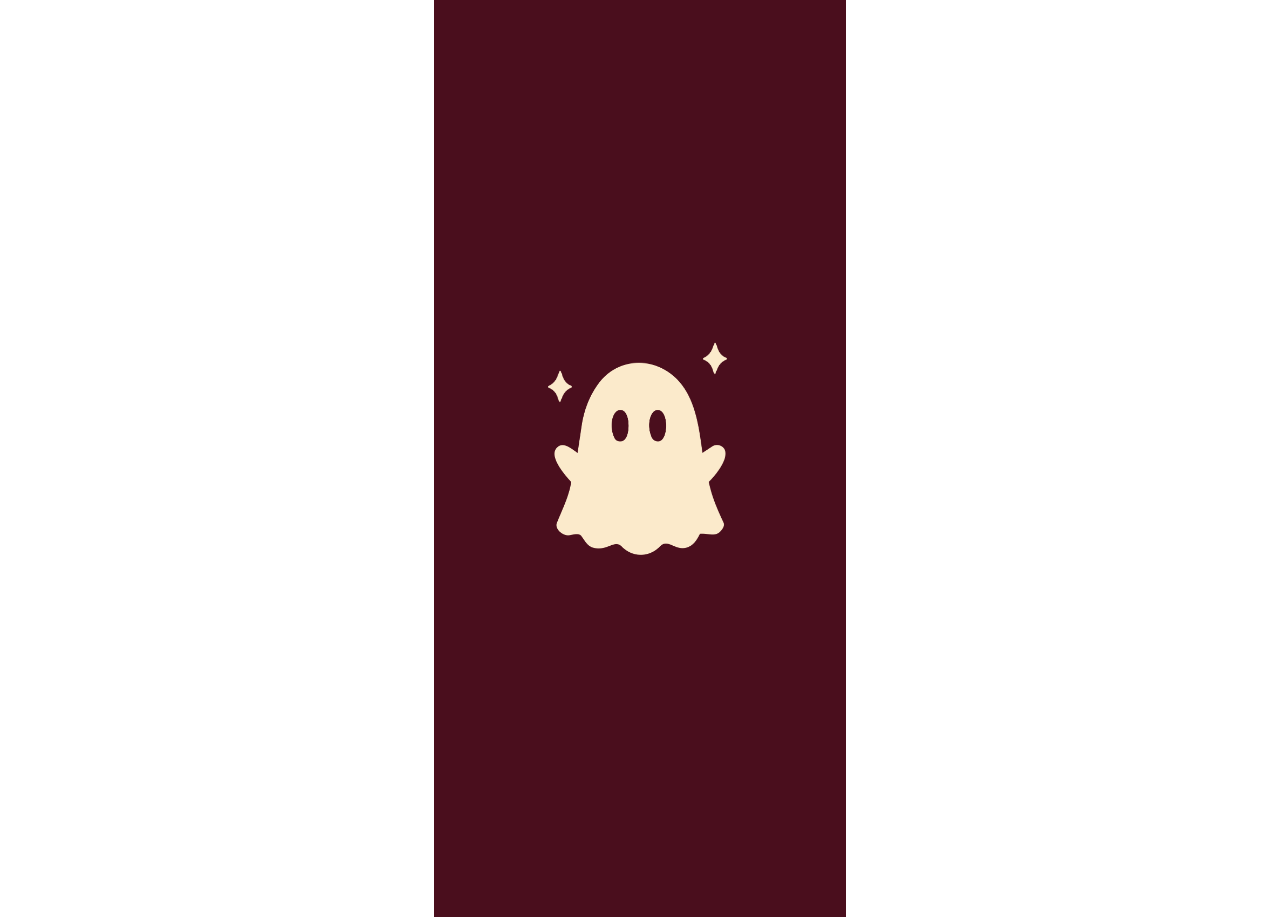
<file: index.html>
<!doctype html>
<html>
<head>
<meta charset="UTF-8">
<title>splash</title>
<link href="anim.css" rel="stylesheet" type="text/css">
</head>

<body>
	<div class="espacio">
		<div id="space">
			<img src="img/fantasma.png" alt="fantasma" class="fantasma">
			<img src="img/estrella1.png" alt="estrella" class="izq">
			<img src="img/estrella2.png" alt="estrella2" class="der">
		</div>
	</div>
</body>

<script>

setTimeout(function miFuncion(){

    document.location = "welcome.html";

}, 10000);

</script>

</html>
</file>
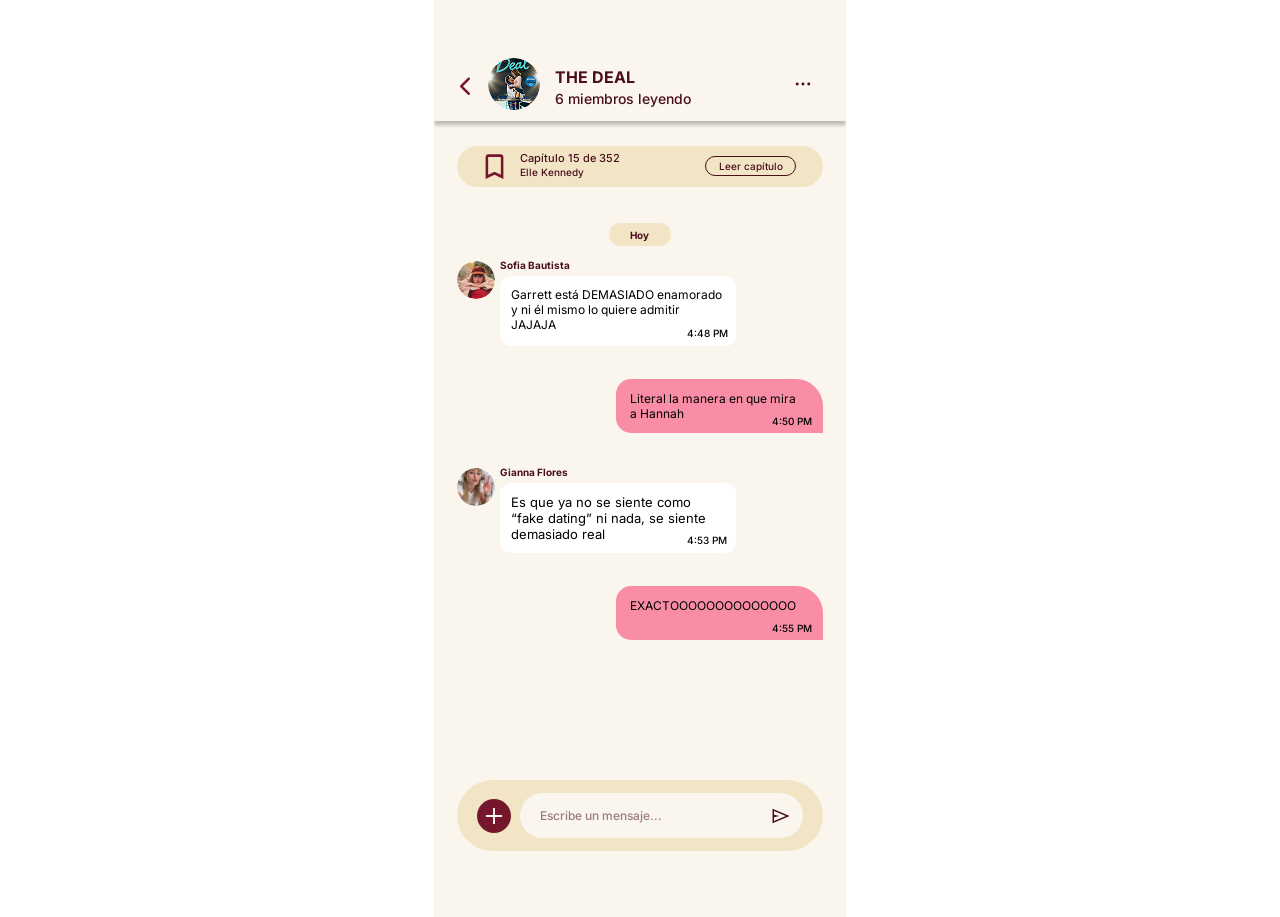
<file: chat1.2.html>
<!DOCTYPE html>
<html>
<head>
  	<meta charset="utf-8">
  	<meta name="viewport" content="initial-scale=1, width=device-width">
  	<link rel="stylesheet" href="./chat1.2.css" />
  	<link rel="stylesheet" href="https://fonts.googleapis.com/css2?family=Inter:wght@400;500;700&display=swap" />
	<link rel="stylesheet"
href="https://cdnjs.cloudflare.com/ajax/libs/font-awesome/6.5.2/css/all.min.css">
</head>
<body>
  	
  	<div class="chat-12">
    		<div class="chat-12-child">
    		</div>
    		<img class="puntos-icon" alt="" src="3puntos.svg">
    		
    		<div class="chat-12-inner">
      			<div class="group-child">
      			</div>
    		</div>
    		<img class="thedealperfil-icon" alt="" src="thedealperfil.png">
    		
    		<b class="the-deal">THE DEAL</b>

    		<button class="back-btn" onclick="goBack()">
    			<i class="fa-solid fa-chevron-left"></i>
			</button>
    		
    		<div class="miembros-leyendo">6 miembros leyendo</div>
    		<div class="rectangle-parent">
      			<div class="group-item">
      			</div>
      			<b class="hoy">Hoy</b>
    		</div>
    		<div class="rectangle-group">
      			<div class="group-inner">
      			</div>
      			<div class="captulo-15-de">Capítulo 15 de 352</div>
      			<div class="elle-kennedy">Elle Kennedy</div>
      			<img class="guardar-icon" alt="" src="fave.svg">
    		</div>
            
    		<div class="chat1">
      			<img class="imgperfil-icon" alt="" src="imgperfil.svg">
      			<b class="sofia-bautista">Sofia Bautista</b>
      			<div class="chat1-child">
      			</div>
      			<div class="garrett-est-demasiado">Garrett está DEMASIADO enamorado y ni él mismo lo quiere admitir JAJAJA</div>
      			<div class="pm">4:48 PM</div>
    		</div>
            
    		<div class="chat12">
      			<img class="imgperfil-icon" alt="" src="imgperfil3.svg">
      			<b class="sofia-bautista">Gianna Flores</b>
      			<div class="chat1-child">
      			</div>
      			<div class="es-que-ya">Es que ya no se siente como “fake dating” ni nada, se siente demasiado real</div>
      			<div class="pm">4:53 PM</div>
    		</div>
            
    		<div class="rectangle-container">
      			<div class="rectangle-div">
      			</div>
      			<div class="literal-la-manera">Literal la manera en que mira a Hannah</div>
      			<div class="pm3">4:50 PM</div>
    		</div>
            
    		<div class="group-div">
      			<div class="rectangle-div">
      			</div>
      			<div class="literal-la-manera">EXACTOOOOOOOOOOOOOO</div>
      			<div class="pm3">4:55 PM</div>
    		</div>

    		<div class="quoteenv" id="quoteEnviado">
      			<img class="quote-card-background" alt="" src="quoteenv.svg">
      		
    		</div>
            
    		<div class="chat-12-item">
    		</div>
    		<div class="chat-12-child2">
    		</div>
    		
    		<button class="send2-btn" id="chatSendBtn" aria-label="Enviar mensaje">
        		<img class="send2-icon" alt="" src="send2.svg">
    		</button>
    		
    		<div class="escribe-un-mensaje">Escribe un mensaje...</div>
    		
    		<button class="mas2-btn" id="chatMasBtn" aria-label="Más opciones">
        		<img class="mas2-icon" alt="" src="mas2.svg">
    		</button>
    		
    		<div class="modal" id="opcionesModal">
      			<div class="modalcard"></div>
      			<img class="foto-icon" alt="" src="foto.svg">
      			<button class="compartir-quote-btn" id="btnCompartirQuote">Compartir quote</button>
      			<div class="foto">Foto</div>
      			<div class="archivo">Archivo</div>
      			<img class="quote-icon-modal" alt="" src="quote.svg">
      			<img class="archivo-icon" alt="" src="archivo.svg">
      			<div class="modal-child-line"></div>
    		</div>
    		
    		<div class="chat-12-child3">
    		</div>
    		<div class="leer-captulo">Leer capítulo</div>
            
            <div class="chat-12-lineadespegable">
    		</div>
  	</div>

  	<script>
    		const masBtn = document.getElementById('chatMasBtn');
    		const opcionesModal = document.getElementById('opcionesModal');
    		const compartirQuoteBtn = document.getElementById('btnCompartirQuote');
    		const quoteEnviado = document.getElementById('quoteEnviado');

    		masBtn.addEventListener('click', (e) => {
      			e.stopPropagation();
      			if (opcionesModal.style.display === 'block') {
        				opcionesModal.style.display = 'none';
      			} else {
        				opcionesModal.style.display = 'block';
      			}
    		});

    		compartirQuoteBtn.addEventListener('click', () => {
      			opcionesModal.style.display = 'none';
      			quoteEnviado.style.display = 'block';
    		});

    		document.addEventListener('click', (e) => {
      			if (!opcionesModal.contains(e.target) && e.target !== masBtn) {
        				opcionesModal.style.display = 'none';
      			}
    		});

            

            
  	</script>

	<script>
function goBack() {
    document.location = "chatgrupales1.html";
}
</script>

</body>
</html>
</file>
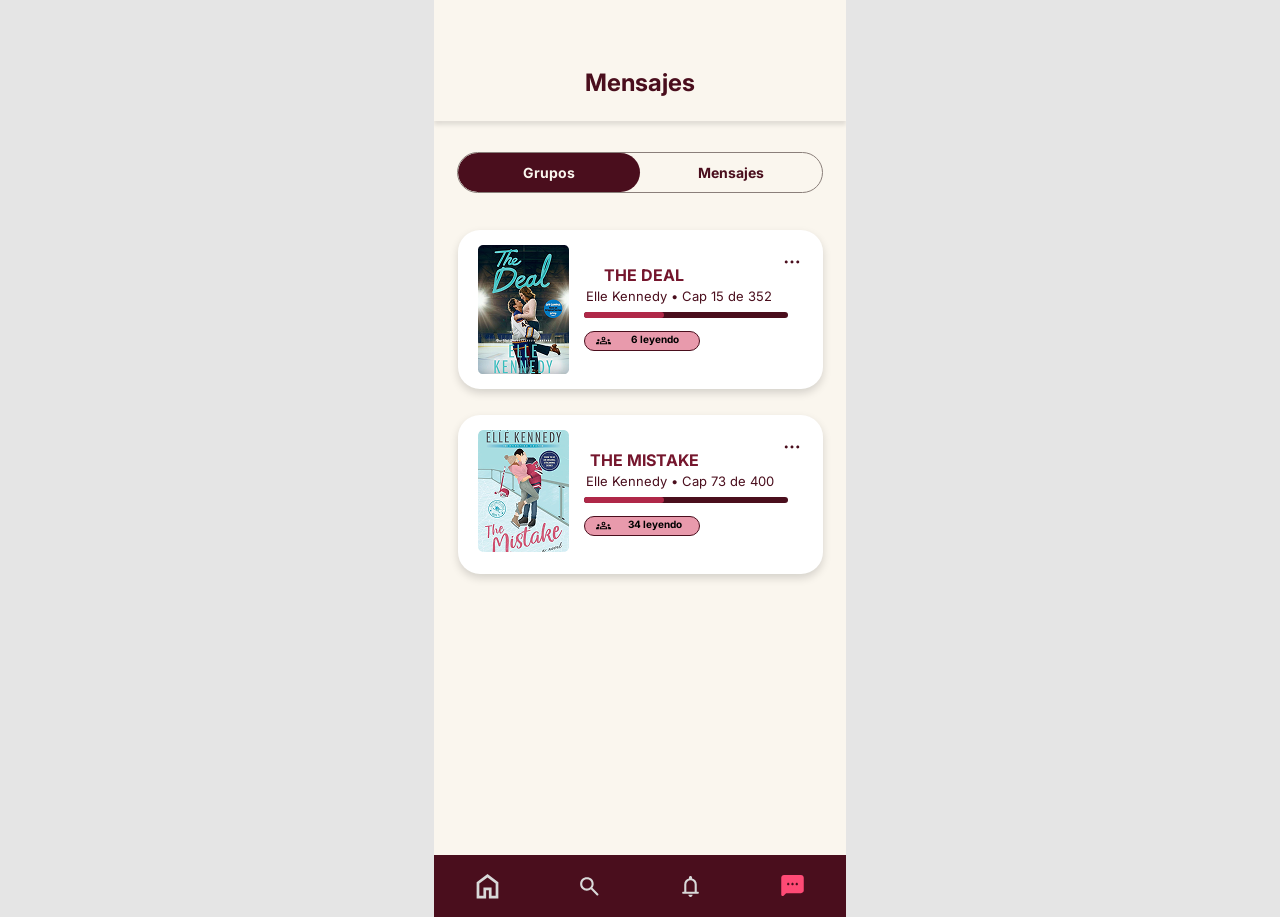
<file: chatgrupales1.html>
<!DOCTYPE html>
<html lang="es">
<head>
    <meta charset="utf-8">
    <meta name="viewport" content="initial-scale=1, width=device-width">
    <title>Chat Space</title>
    <link rel="stylesheet" href="./chatgrupales2.css" />
    <link rel="stylesheet" href="https://fonts.googleapis.com/css2?family=Inter:wght@400;700&display=swap" />
    <link rel="stylesheet" href="https://cdnjs.cloudflare.com/ajax/libs/font-awesome/6.5.2/css/all.min.css">
</head>
<body>
    
    <div class="chat-grupales">
        
        <div class="chat-grupales-child"></div>
        
        <div class="chat-header-container header-principal-centrado" id="chatHeaderBox">
            <button type="button" id="btnBack" onclick="regresarAListas()" style="display: none;">
                <i class="fas fa-chevron-left"></i>
            </button>
            <img id="chatHeaderAvatar" class="chat-header-avatar" src="thedeal.png" alt="" style="display: none;">
            <div class="chat-header-text">
                <b class="mensajes" id="chatTitle">Mensajes</b>
                <span id="chatSubtitle" class="chat-subtitle" style="display: none;">6 miembros leyendo</span>
            </div>
        </div>

        <div class="tab" id="mainTabs">
            <button class="tablinks active" onclick="mostrarGrupos(event)">
                Grupos
            </button>
            <button class="tablinks" onclick="mostrarMensajes(event)">
                Mensajes
            </button>
        </div>
        
        <div id="grupos">
            <button class="card1" id="cardDealBtn" aria-label="Abrir grupo The Deal" onclick="abrirChat('THE DEAL', 'grupo_deal', 'thedeal.png', '6 miembros leyendo')">
                <div class="card">
                    <div class="card-child"></div>
                </div>
                <img class="thedeal-icon" alt="" src="thedeal.png">
                
                <div class="barprocess">
                    <div class="barprocess-child"></div>
                    <div class="frame"></div>
                    <div class="rectangle-parent">
                        <div class="group-child"></div>
                        <div class="frame2"></div>
                    </div>
                </div>
                <div class="leyendo">
                    <div class="leyendo-child"></div>
                    <div class="frame3"></div>
                    <div class="leyendo2">6 leyendo</div>
                    <img class="personas2-icon" alt="" src="personas2.svg">
                </div>
                <b class="the-deal">THE DEAL</b>
                <div class="elle-kennedy">Elle Kennedy • Cap 15 de 352</div>
            </button>
            
            <button class="card2" id="cardMistakeBtn" aria-label="Abrir grupo The Mistake" onclick="abrirChat('THE MISTAKE', 'grupo_mistake', 'themistake.png', '34 miembros leyendo')">
                <div class="card">
                    <div class="card-child"></div>
                </div>
                <div class="barprocess">
                    <div class="barprocess-child"></div>
                    <div class="frame"></div>
                    <div class="rectangle-parent">
                        <div class="group-child"></div>
                        <div class="frame2"></div>
                    </div>
                </div>
                <div class="leyendo">
                    <div class="leyendo-child"></div>
                    <div class="frame3"></div>
                    <div class="leyendo2">34 leyendo</div>
                    <img class="personas2-icon" alt="" src="personas2.svg">
                </div>
                <b class="the-deal">THE MISTAKE</b>
                <div class="elle-kennedy">Elle Kennedy • Cap 73 de 400</div>
                <div class="themistake">
                    <img class="themistake-icon" alt="" src="themistake.png">
                </div>
            </button>
            
            <img class="puntos-icon" alt="" src="3puntos.svg">
            <img class="puntos-icon2" alt="" src="3puntos.svg">
        </div>

        <div id="mensajesTab">
            <button class="chat-card" onclick="abrirChat('Sofía Bautista', 'ind_sofia', 'imgperfil.svg', 'En línea')">
                <img src="imgperfil.svg" class="chat-img" alt="">
                <div class="chat-info">
                    <div class="chat-header">
                        <b>Sofía Bautista</b>
                        <span>9:32 PM</span>
                    </div>
                    <div class="chat-preview">¿Ya terminaste el capítulo 15?</div>
                </div>
            </button>

            <button class="chat-card chat-card2" onclick="abrirChat('Camila Ewens', 'ind_camila', 'imgperfil2.svg', 'En línea')">
                <img src="imgperfil2.svg" class="chat-img" alt="">
                <div class="chat-info">
                    <div class="chat-header">
                        <b>Camila Ewens</b>
                        <span>8:15 PM</span>
                    </div>
                    <div class="chat-preview">Te envié una recomendación 📚</div>
                </div>
            </button>
        </div>

        <div id="vistaChatInterno" style="display: none;">
            <div class="reading-status-banner" id="groupChatBanner">
                <i class="bookmark-icon fas fa-bookmark"></i>
                <div class="banner-info">
                    <span class="banner-title" id="bannerTitle">Capítulo 15 de 352</span>
                    <span class="banner-author" id="bannerAuthor">Elle Kennedy</span>
                </div>
                <button class="btn-read-chapter">Leer capítulo</button>
            </div>

            <div class="chatSpace" id="chatSpaceArea">
                <div id="chatText">
                </div>
            </div>

            <div class="quote-dropdown-menu" id="quoteDropdown">
                <button type="button" class="dropdown-item-btn" onclick="enviarQuote()">
                    <i class="fas fa-quote-right"></i> <span>Compartir quote</span>
                </button>
                <button type="button" class="dropdown-item-btn">
                    <i class="far fa-image"></i> <span>Foto</span>
                </button>
                <button type="button" class="dropdown-item-btn">
                    <i class="fas fa-download"></i> <span>Archivo</span>
                </button>
            </div>

            <div class="input-chat-bar-container">
                <div class="input-chat-bar">
                    <button type="button" class="btn-action-plus" onclick="toggleMenu(event)">
                        <i class="fas fa-plus"></i>
                    </button>
                    <form class="form-chat-send" onsubmit="event.preventDefault(); enviarMensajeTexto();">
                        <input type="text" id="talk" placeholder="Escribe un mensaje..." autocomplete="off">
                        <button type="submit" class="btn-send-message">
                            <i class="fas fa-paper-plane"></i>
                        </button>
                    </form>
                </div>
            </div>
        </div>
        
        <div class="nav-bar" id="bottomNavBar">
            <button class="nav-btn" id="navHomeBtn" aria-label="Inicio" onclick="home()">
                <img class="home-icon" alt="" src="homenormal.svg">
            </button>
            <button class="nav-btn" id="navSearchBtn" aria-label="Buscar">
                <img class="home-icon" alt="" src="search.svg">
            </button>
            <button class="nav-btn" id="navNotificationsBtn" aria-label="Notificaciones" onclick="notif()">
                <img class="home-icon" alt="" src="notifications.svg">
            </button>
            <button class="nav-btn" id="navSmsBtn" aria-label="Mensajes" onclick="regresarAListas()">
                <img class="home-icon" alt="" src="smsfill.svg">
            </button>
        </div>
    </div>

    <script>
        const historialChats = {
            grupo_deal: [
                { tipo: 'recibido', usuario: 'Sofía Bautista', avatar: 'imgperfil.svg', texto: 'Garrett está DEMASIADO enamorado y ni él mismo lo quiere admitir JAJAJA', tiempo: '4:48 PM' },
                { tipo: 'enviado', texto: 'Literal la manera en que mira a Hannah', tiempo: '4:50 PM' },
                { tipo: 'recibido', usuario: 'Gianna Flores', avatar: 'imgperfil3.svg', texto: 'Es que ya no se siente como "fake dating" ni nada, se siente demasiado real', tiempo: '4:53 PM' },
                { tipo: 'enviado', texto: 'EXACTOOOOOOOOOOOOOOOOO', tiempo: '4:55 PM' }
            ],
            grupo_mistake: [
                { tipo: 'recibido', usuario: 'Camila Ewens', avatar: 'imgperfil2.svg', texto: '¿Qué les parece el inicio de The Mistake?', tiempo: '6:12 PM' }
            ],
            ind_sofia: [
                { tipo: 'recibido', usuario: 'Sofía Bautista', avatar: 'imgperfil.svg', texto: '¿Ya terminaste el capítulo 15?', tiempo: '9:32 PM' },
                { tipo: 'enviado', texto: 'holaaa', tiempo: '8:47 PM' }
            ],
            ind_camila: [
                { tipo: 'recibido', usuario: 'Camila Ewens', avatar: 'imgperfil2.svg', texto: 'Te envié una recomendación 📚', tiempo: '8:15 PM' }
            ]
        };

        let chatActivoActual = '';

        function home(){
            document.location = "home.html";
        }

        function mostrarGrupos(evt){
            document.getElementById("grupos").style.display = "block";
            document.getElementById("mensajesTab").style.display = "none";
            document.getElementById("vistaChatInterno").style.display = "none";
            document.getElementById("bottomNavBar").style.display = "flex";

            let botones = document.getElementsByClassName("tablinks");
            for(let i=0; i<botones.length; i++){
                botones[i].classList.remove("active");
            }
            evt.currentTarget.classList.add("active");
        }

        function mostrarMensajes(evt){
            document.getElementById("grupos").style.display = "none";
            document.getElementById("mensajesTab").style.display = "block";
            document.getElementById("vistaChatInterno").style.display = "none";
            document.getElementById("bottomNavBar").style.display = "flex";

            let botones = document.getElementsByClassName("tablinks");
            for(let i=0; i<botones.length; i++){
                botones[i].classList.remove("active");
            }
            evt.currentTarget.classList.add("active");
        }

        function abrirChat(nombreChat, idChat, avatarUrl, subtituloText) {
            chatActivoActual = idChat;
            
            document.getElementById("chatHeaderBox").classList.remove("header-principal-centrado");

            document.getElementById("grupos").style.display = "none";
            document.getElementById("mensajesTab").style.display = "none";
            document.getElementById("mainTabs").style.display = "none";
            document.getElementById("bottomNavBar").style.display = "none";

            document.getElementById("chatTitle").innerText = nombreChat;
            document.getElementById("chatTitle").classList.add("activo");
            
            const avatarImg = document.getElementById("chatHeaderAvatar");
            avatarImg.src = avatarUrl;
            avatarImg.style.display = "block";

            const sub = document.getElementById("chatSubtitle");
            sub.innerText = subtituloText;
            sub.style.display = "block";
            
            document.getElementById("btnBack").style.display = "block";
            
            const banner = document.getElementById("groupChatBanner");
            const chatSpace = document.getElementById("chatSpaceArea");
            if(idChat.startsWith("grupo_")) {
                banner.style.display = "flex";
                chatSpace.style.top = "200px";
                if(idChat === 'grupo_mistake') {
                    document.getElementById("bannerTitle").innerText = "Capítulo 73 de 400";
                } else {
                    document.getElementById("bannerTitle").innerText = "Capítulo 15 de 352";
                }
            } else {
                banner.style.display = "none";
                chatSpace.style.top = "121px";
            }

            document.getElementById("vistaChatInterno").style.display = "block";
            renderizarMensajes();
        }

        function regresarAListas() {
            document.getElementById("chatHeaderBox").classList.add("header-principal-centrado");

            document.getElementById("mainTabs").style.display = "block";
            document.getElementById("bottomNavBar").style.display = "flex";
            
            document.getElementById("btnBack").style.display = "none";
            document.getElementById("chatHeaderAvatar").style.display = "none";
            document.getElementById("chatSubtitle").style.display = "none";
            
            document.getElementById("chatTitle").innerText = "Mensajes";
            document.getElementById("chatTitle").classList.remove("activo");
            
            document.getElementById("vistaChatInterno").style.display = "none";
            document.getElementById("quoteDropdown").style.display = "none";

            const tabActiva = document.querySelector(".tablinks.active");
            if (tabActiva && tabActiva.innerText.includes("Grupos")) {
                document.getElementById("grupos").style.display = "block";
            } else {
                document.getElementById("mensajesTab").style.display = "block";
            }
        }

        function renderizarMensajes() {
            const chatTextContainer = document.getElementById("chatText");
            chatTextContainer.innerHTML = "";
            
            const mensajes = historialChats[chatActivoActual] || [];
            
            mensajes.forEach(msg => {
                let htmlBurbuja = "";
                if (msg.tipo === 'recibido') {
                    htmlBurbuja = `
                        <div class="msg-row msg-recibido">
                            <img src="${msg.avatar}" class="msg-avatar-img">
                            <div class="msg-body-box">
                                <span class="msg-author-name">${msg.usuario}</span>
                                <div class="msg-bubble-content">${msg.texto}</div>
                                <span class="msg-time-stamp">${msg.tiempo}</span>
                            </div>
                        </div>
                    `;
                } else if (msg.tipo === 'enviado') {
                    htmlBurbuja = `
                        <div class="msg-row msg-enviado">
                            <div class="msg-body-box">
                                <div class="msg-bubble-content">${msg.texto}</div>
                                <span class="msg-time-stamp">${msg.tiempo}</span>
                            </div>
                        </div>
                    `;
                } else if (msg.tipo === 'quote') {
                    // Usamos la propiedad msg.capitulo que se guarda al crear la quote
                    htmlBurbuja = `
                        <div class="msg-row msg-enviado">
                            <div class="msg-body-box">
                                <div class="quote-card-message-bubble">
                                    <span class="quote-mark-start">“</span>
                                    <div class="quote-lines-simulated"></div>
                                    <div class="quote-lines-simulated short-line"></div>
                                    <div class="quote-lines-simulated"></div>
                                    <span class="quote-chapter-label">Capítulo ${msg.capitulo}</span>
                                    <span class="quote-mark-end">”</span>
                                </div>
                                <span class="msg-time-stamp">${msg.tiempo}</span>
                            </div>
                        </div>
                    `;
                }
                chatTextContainer.innerHTML += htmlBurbuja;
            });
            
            const container = document.getElementById("chatSpaceArea");
            if(container) container.scrollTop = container.scrollHeight;
        }

        function obtenerHoraActual() {
            const ahora = new Date();
            let horas = ahora.getHours();
            let minutes = now = ahora.getMinutes();
            const ampm = horas >= 12 ? 'PM' : 'AM';
            horas = horas % 12;
            horas = horas ? horas : 12;
            minutes = minutes < 10 ? '0' + minutes : minutes;
            return horas + ':' + minutes + ' ' + ampm;
        }

        function enviarMensajeTexto() {
            const inputTalk = document.getElementById("talk");
            const texto = inputTalk.value.trim();
            if (texto === "") return;

            historialChats[chatActivoActual].push({
                tipo: 'enviado',
                texto: texto,
                tiempo: obtenerHoraActual()
            });

            inputTalk.value = "";
            renderizarMensajes();
        }

        function enviarQuote() {
        
            let nroCapitulo = "15"; 
            if (chatActivoActual === "grupo_mistake") {
                nroCapitulo = "73";
            }

            historialChats[chatActivoActual].push({
                tipo: 'quote',
                capitulo: nroCapitulo,
                tiempo: obtenerHoraActual()
            });

            document.getElementById("quoteDropdown").style.display = "none";
            renderizarMensajes();
        }

        function toggleMenu(event) {
            event.stopPropagation();
            const menu = document.getElementById("quoteDropdown");
            menu.style.display = (menu.style.display === "block") ? "none" : "block";
        }

        document.addEventListener("click", function() {
            document.getElementById("quoteDropdown").style.display = "none";
        });
    </script>

    <script>
        function notif(){
            document.location = "notificaciones.html"
        }
    </script>
    
</body>
</html>
</file>
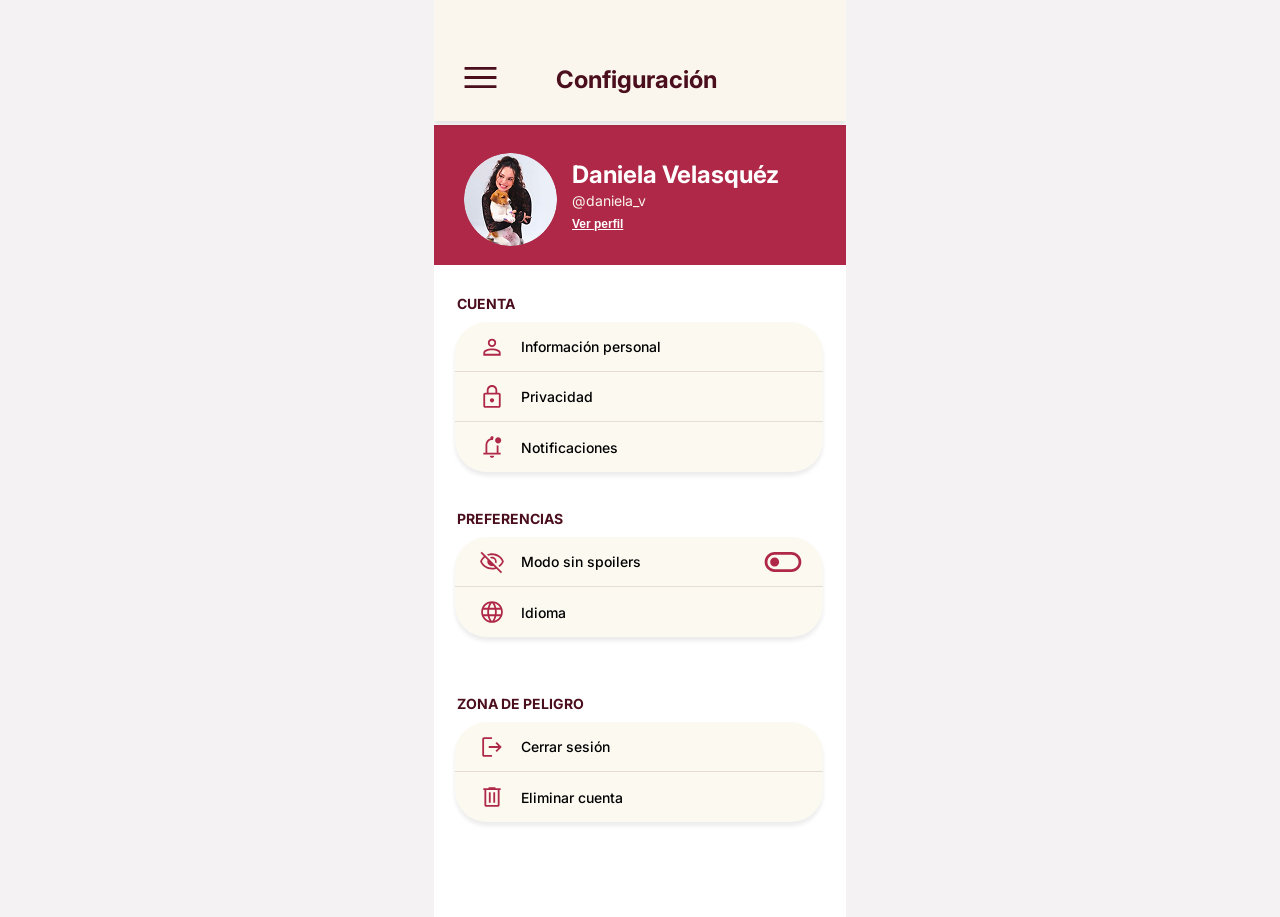
<file: configuracion.html>
<!DOCTYPE html>
<html>
<head>
  	<meta charset="utf-8">
  	<meta name="viewport" content="initial-scale=1, width=device-width">
  	
  	<link rel="stylesheet" href="./configuracion.css" />
  	<link rel="stylesheet" href="https://fonts.googleapis.com/css2?family=Inter:wght@400;500;700&display=swap" />
</head>
<body>
  	
  	<div class="configuraciones">
    		
    		<div class="app-bar">
      			<div class="app-bar-child"></div>
      			<b class="configuracin-titulo">Configuración</b>
    		</div>

			<button class="menu-btn" id="menuBtn" aria-label="Abrir menú">
    <img class="hamburguer-icon" src="hamburguer.svg" alt="">
</button>

<div class="overlay" id="overlay"></div>
<nav class="drawer" id="drawer">
    <div class="drawer-header">
        <img src="perfil3.svg" alt="Perfil" class="drawer-profile">
        <h2>Daniela Velásquez</h2>
        <span>@daniela_v</span>
    </div>

    <div class="drawer-menu">
        <a href="perfilpersonal.html">
            <img src="persona.svg">
            <span>Mi perfil</span>
        </a>
        <a href="#">
            <img src="guardados.svg">
            <span>Mis lecturas</span>
        </a>
        <a href="#">
            <img src="persona4.svg">
            <span>Clubes de lectura</span>
        </a>
        <a href="#">
            <img src="corazon.svg">
            <span>Favoritos</span>
        </a>
        <a href="#">
            <img src="listaa.svg">
            <span>Lista por leer</span>
        </a>
    </div>

    <a href="configuracion.html" class="drawer-settings">

        <div class="left">
            <img src="ajuste.svg">
            <span>Configuración</span>
        </div>
        <img src="go.svg">
    </a>
</nav>
    		
    		<div class="card-perfil">
      			<div class="group-child"></div>
      			<img class="perfil1-icon" alt="Foto de Perfil" src="perfil1.png">
      			<b class="daniela-velasquz">Daniela Velasquéz</b>
      			<div class="daniela-v">@daniela_v</div>
      			<button class="ver-perfil-btn">Ver perfil</button>
    		</div>
    		
    		<b class="seccion-titulo cuenta-pos">CUENTA</b>
    		<div class="card card1">
      			<button class="config-option-btn top-round">
        				<img class="option-icon" alt="" src="persona5.svg">
        				<span class="option-text">Información personal</span>
      			</button>
      			<button class="config-option-btn">
        				<img class="option-icon" alt="" src="candado2.svg">
        				<span class="option-text">Privacidad</span>
      			</button>
      			<button class="config-option-btn no-border bottom-round">
        				<img class="option-icon" alt="" src="noti.svg">
        				<span class="option-text">Notificaciones</span>
      			</button>
    		</div>
    		
    		<b class="seccion-titulo preferencias-pos">PREFERENCIAS</b>
    		<div class="card card2">
      			<button class="config-option-toggle top-round">
        				<img class="option-icon" alt="" src="eye.svg">
        				<span class="option-text">Modo sin spoilers</span>
        				<img class="toggle-icon" alt="Toggle" src="toggle.svg">
      			</button>
      			<button class="config-option-btn no-border bottom-round">
        				<img class="option-icon" alt="" src="language.svg">
        				<span class="option-text">Idioma</span>
      			</button>
    		</div>
    		
    		<b class="seccion-titulo peligro-pos">ZONA DE PELIGRO</b>
    		<div class="card card3">
      			<button class="config-option-btn top-round">
        				<img class="option-icon" alt="" src="salir.svg">
        				<span class="option-text">Cerrar sesión</span>
      			</button>
      			<button class="config-option-btn no-border bottom-round">
        				<img class="option-icon" alt="" src="basurero.svg">
        				<span class="option-text">Eliminar cuenta</span>
      			</button>
    		</div>
  	</div>

	<script>
	const menuBtn=document.getElementById("menuBtn");

const drawer=document.getElementById("drawer");

const overlay=document.getElementById("overlay");

menuBtn.onclick=()=>{

    drawer.classList.add("open");

    overlay.classList.add("show");

}

overlay.onclick=()=>{

    drawer.classList.remove("open");

    overlay.classList.remove("show");

}
</script>

</body>
</html>
</file>
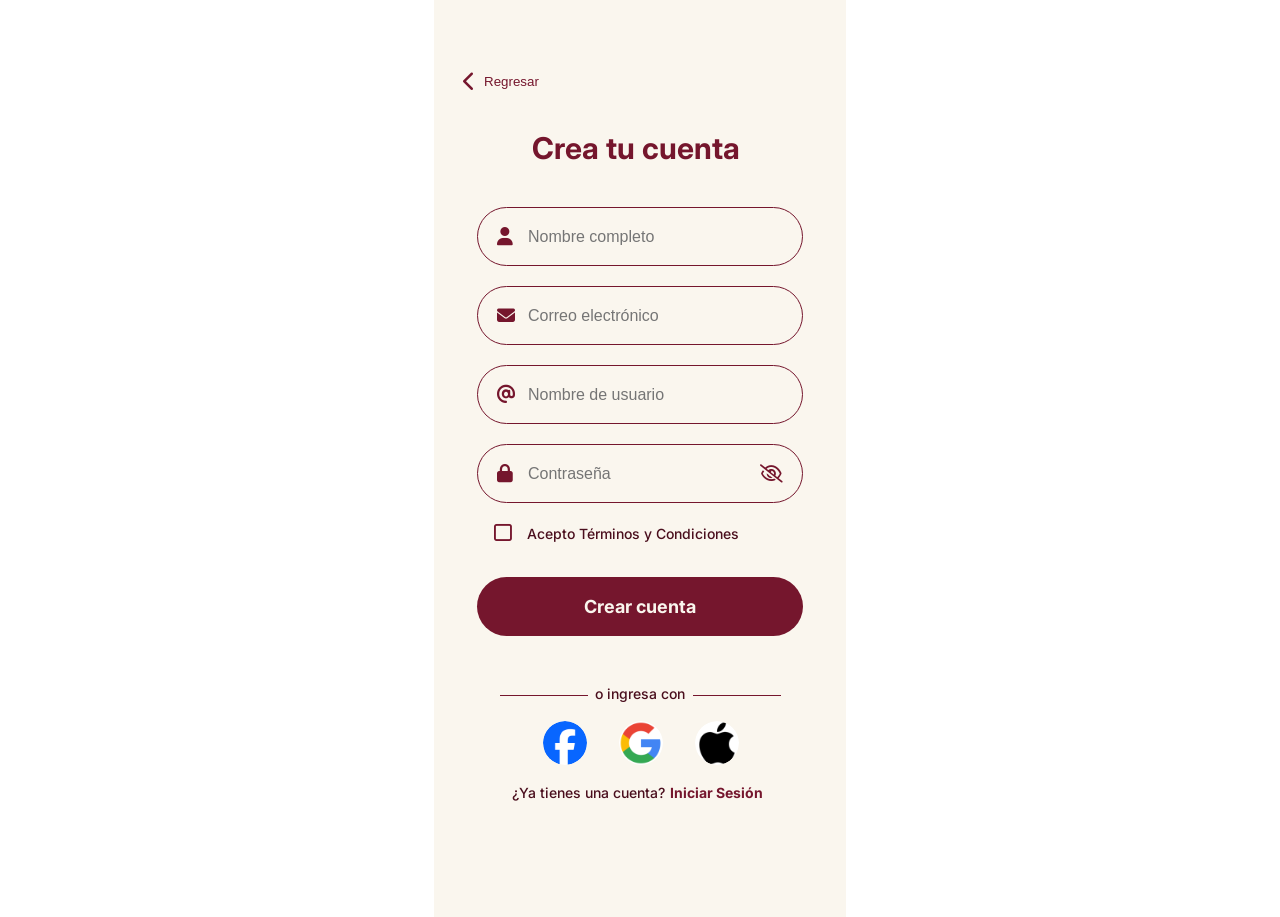
<file: crearcuenta.html>
<!DOCTYPE html>
<html>
<head>
  	<meta charset="utf-8">
  	<meta name="viewport" content="initial-scale=1, width=device-width">
  	<link rel="stylesheet"  href="./crearcuenta.css" />
  	<link rel="stylesheet" href="https://fonts.googleapis.com/css2?family=Inter:wght@400;500;700&display=swap" />
  	<link rel="stylesheet"
href="https://cdnjs.cloudflare.com/ajax/libs/font-awesome/6.5.2/css/all.min.css"
integrity="sha512-
SnH5WK+bZxgPHs44uWIX+LLJAJ9/2PkPKZ5QiAj6Ta86w+fsb2TkcmfRyVX3pBnMFcV7oQPJkl9QevSCWr3
W6A==" crossorigin="anonymous" referrerpolicy="no-referrer" />
  	
  	
</head>
<body>
  	
  	<div class="registro">
    		<div class="registro-inner">
      			<div class="group-child">
      			</div>
    		</div>

    	<b class="crea-tu-cuenta">Crea tu cuenta</b>
    		
		<button class="back-btn" onclick="goBack()">
    		<i class="fa-solid fa-chevron-left"></i>
    			<span class="backreg">Regresar</span>
		</button>

	<div class="input-container">
    	<i class="fa-solid fa-user icon-left"></i>
    		<input type="text" placeholder="Nombre completo">
	</div>

	<div class="input-container">
    	<i class="fa-solid fa-envelope icon-left"></i>
    		<input type="email" placeholder="Correo electrónico">
	</div>

	<div class="input-container">
    	<i class="fa-solid fa-at icon-left"></i>
    		<input type="text" placeholder="Nombre de usuario">
	</div>

	<div class="input-container">
    	<i class="fa-solid fa-lock icon-left"></i>
    		<input type="password" id="password" placeholder="Contraseña">
    			<i class="fa-regular fa-eye-slash icon-right" id="toggleIcon" onclick="toggleIcon()"></i>
	</div>

	<div class="checkbox-container" onclick="toggleCheck()">
    	<i class="fa-regular fa-square" id="checkIcon"></i>
   		 <span>Acepto Términos y Condiciones</span>
	</div>

	<button class="crear-cuenta-btn" onclick="cuenta()">
        <b>Crear cuenta</b>
        </button>

    		<div class="o-ingresa-con">o ingresa con</div>
    		<img class="facebook-icon" alt="" src="facebook.svg">
    		
    		<img class="google-icon" alt="" src="google.svg">
    		
    		<img class="apple-icon" alt="" src="apple.svg">
    		
    		<div class="ya-tienes-una-cuenta-parent">
               <span class="ya-tienes-una">¿Ya tienes una cuenta?</span>
               <button class="iniciar-sesion-inline-btn" onclick="iniciarSesion()">Iniciar Sesión</button>
            </div>

    		<div class="registro-child">
    		</div>
    		<div class="registro-item">
    		</div>
    		
  	</div>
  	
  	
<script>
    function goBack() {
        document.location = "welcome.html";
    }
</script>

<!---Toggle icon-->
    <script>

        function toggleIcon(){

            var x = document.getElementById("password");

            if (x.type === "password"){
                x.type = "text";
            }else{
                x.type = "password";
            }

            var y = document.getElementById("toggleIcon");
            y.classList.toggle("fa-eye");
        }

    </script>

	<script>
function toggleCheck() {
    let icon = document.getElementById("checkIcon");

    if (icon.classList.contains("fa-square")) {
        icon.classList.remove("fa-square");
        icon.classList.add("fa-square-check");
    } else {
        icon.classList.remove("fa-square-check");
        icon.classList.add("fa-square");
    }
}
</script>

<script>
		function cuenta(){
			document.location = "home.html";
		}

		function iniciarSesion(){
			document.location = "login.html"
		}
</script>
  	
</body>
</html>
</file>
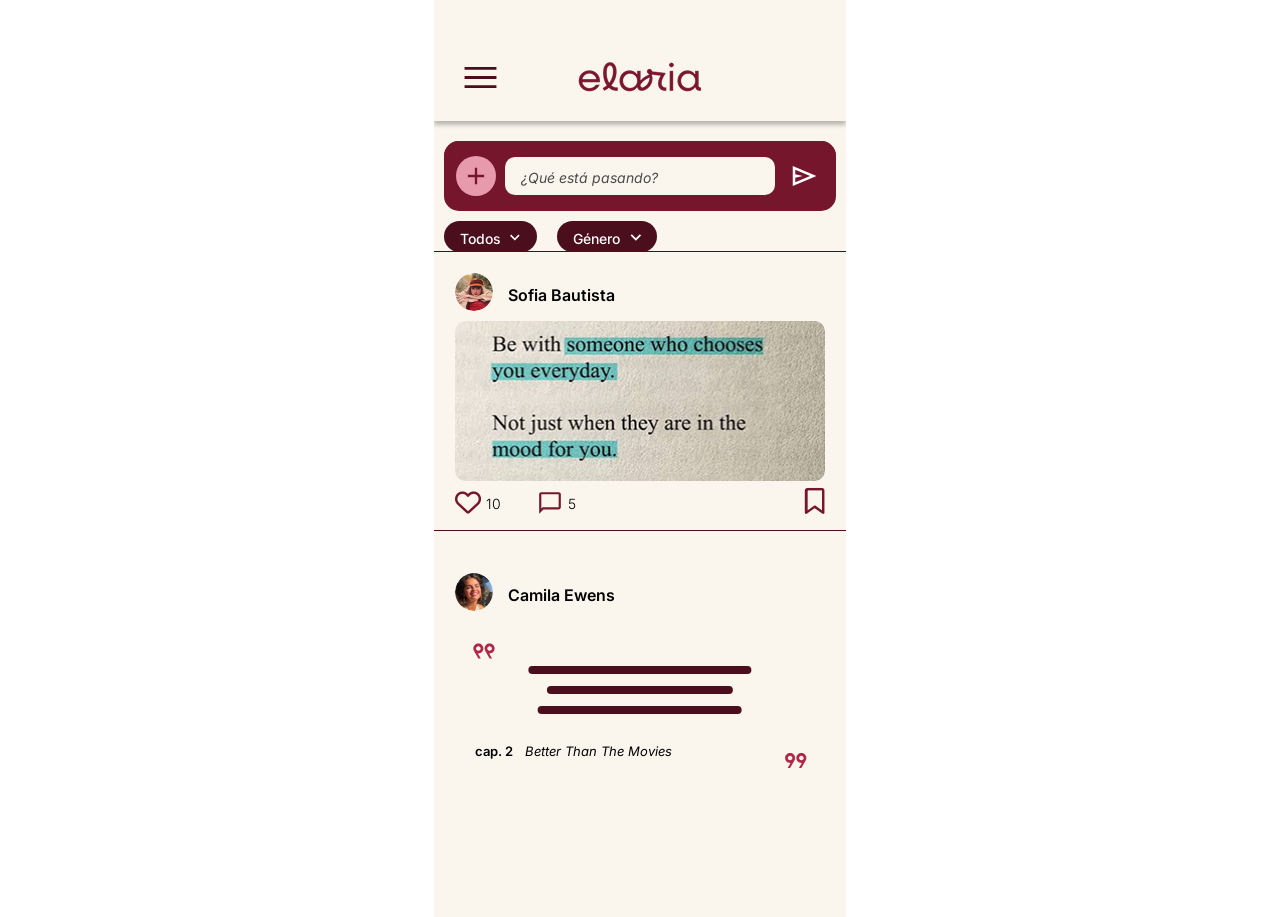
<file: home.html>
<!DOCTYPE html>
<html>
<head>
  	<meta charset="utf-8">
  	<meta name="viewport" content="initial-scale=1, width=device-width">
  	<link rel="stylesheet" href="./home.css" />
  	<link rel="stylesheet" href="https://fonts.googleapis.com/css2?family=Inter:ital,wght@0,300;0,400;0,500;0,600;1,400&display=swap" />
	<link href="https://cdn.jsdelivr.net/npm/bootstrap@5.3.8/dist/css/bootstrap.min.css" rel="stylesheet" integrity="sha384-sRIl4kxILFvY47J16cr9ZwB07vP4J8+LH7qKQnuqkuIAvNWLzeN8tE5YBujZqJLB" crossorigin="anonymous">
<link href="https://cdn.jsdelivr.net/npm/bootstrap@5.3.8/dist/js/bootstrap.bundle.min.js">
	<link rel="stylesheet"
href="https://cdnjs.cloudflare.com/ajax/libs/font-awesome/6.5.2/css/all.min.css">
</head>
<body>
  	
  	<div class="home">
		<section class="pull-to-refresh">
        <div class="spinner-border" role="status">
        </div>

</section>
    		<div class="app-bar">
      			<div class="app-bar-child"></div>
    		</div>
    		<img class="logo-icon" alt="Logo" src="logo (1).png">
    	
		<button class="menu-btn" id="menuBtn" aria-label="Abrir menú">
    <img class="hamburguer-icon" src="hamburguer.svg" alt="">
</button>

<div class="overlay" id="overlay"></div>
<nav class="drawer" id="drawer">
    <div class="drawer-header">
        <img src="perfil3.svg" alt="Perfil" class="drawer-profile">
        <h2>Daniela Velásquez</h2>
        <span>@daniela_v</span>
    </div>

    <div class="drawer-menu">
        <a href="perfilpersonal.html">
            <img src="persona.svg">
            <span>Mi perfil</span>
        </a>
        <a href="#">
            <img src="guardados.svg">
            <span>Mis lecturas</span>
        </a>
        <a href="#">
            <img src="persona4.svg">
            <span>Clubes de lectura</span>
        </a>
        <a href="#">
            <img src="corazon.svg">
            <span>Favoritos</span>
        </a>
        <a href="#">
            <img src="listaa.svg">
            <span>Lista por leer</span>
        </a>
    </div>

    <a href="configuracion.html" class="drawer-settings">

        <div class="left">
            <img src="ajuste.svg">
            <span>Configuración</span>
        </div>
        <img src="go.svg">
    </a>
</nav>
		
    		
    		<div class="feed-content">
				<button class="publicar" id="publicarContainer" onclick="publicar()">
      			<div class="publicar-child"></div>
      			<div class="publicar-item"></div>
      			<div class="rectangle-parent">
        				<div class="group-child"></div>
        				<i class="qu-est-pasando">¿Qué está pasando?</i>
      			</div>
      			<img class="mas-icon" alt="" src="mas.svg">
      			<img class="send-icon" alt="" src="send.svg">
    		</button>

			<div class="filtro-genero">
      			<div class="filtro-genero-child"></div>
      			<div class="todos">Todos</div>
      			<img class="down-icon" alt="" src="down.svg">
    		</div>
    		<div class="filtro-genero2">
      			<div class="filtro-genero2-child"></div>
      			<div class="todos">Género</div>
      			<img class="down-icon2" alt="" src="down.svg">
    		</div>

			<div id="contenedorPostsDinamicos"></div>

			<div class="post-1">
      			<div class="post-1-child"></div>
      			<img class="postimg-icon" alt="Post Imagen" src="postimg.png">
      			<img class="imgperfil-icon" alt="Perfil" src="imgperfil.svg">
      			<div class="sofia-bautista">Sofia Bautista</div>
      			
				<div class="like" onclick="toggleLike()">
    				<i class="fa-regular fa-heart like-icon" id="heartIcon"></i>
    					<div class="div">10</div>
				</div>

      			<div class="comment">
        				<img class="like-icon" alt="Comentario" src="comment.svg">
        				<div class="div2">5</div>
      			</div>

				<div class="save" onclick="toggleSave()">
    				<i class="fa-regular fa-bookmark save-icon" id="saveIcon"></i>
				</div>

    		</div>
    		
    		<div class="post-2">
      			<div class="post-1-child"></div>
      			<img class="imgperfil-icon" alt="Perfil" src="imgperfil2.svg">
      			<div class="camila-ewens">Camila Ewens</div>
      			
      			<div class="postquote">
        				<div class="postquote-child"></div>
        				<img class="q2-icon" alt="" src="q2.svg">
        				<img class="q1-icon" alt="" src="q1.svg">
        				<div class="cap-2">cap. 2</div>
        				<i class="better-than-the">Better Than The Movies</i>
        				<div class="postquote-item"></div>
        				<div class="postquote-inner"></div>
        				<div class="rectangle-div"></div>
      			</div>
    		</div>
    	
    		
    		<img class="dark-mode-icon" alt="Modo Oscuro" src="dark mode.svg">
    		
    		<div class="nav-bar">
      			<button class="nav-btn" id="navHomeBtn" aria-label="Inicio">
                    <img class="home-icon" alt="Home" src="home.svg">
                </button> 
      			<button class="nav-btn" id="navSearchBtn" aria-label="Buscar">
                    <img class="home-icon" alt="Search" src="search.svg">
                </button>
      			<button class="nav-btn" id="navNotificationsBtn" aria-label="Notificaciones" onclick="notif()">
                    <img class="home-icon" alt="Notifications" src="notifications.svg">
                </button>
      			<button class="nav-btn" id="navSmsBtn" aria-label="Mensajes" onclick="chats()">
                    <img class="home-icon" alt="SMS" src="sms.svg">
                </button>
    		</div>
			</div>
			  

<script>

	const pullToRefresh = document.querySelector('.pull-to-refresh');
	let touchstartY = 0;
	document.addEventListener('touchstart', e => {
	touchstartY = e.touches[0].clientY;
	});
	document.addEventListener('touchmove', e => {
	const touchY = e.touches[0].clientY;
	const touchDiff = touchY - touchstartY;
	if (touchDiff > 0 && window.scrollY === 0) {
		pullToRefresh.classList.add('seen');
		e.preventDefault();
	}
	});
	document.addEventListener('touchend', e => {
	if (pullToRefresh.classList.contains('seen')) {
		pullToRefresh.classList.remove('seen');
		location.reload();
	}
	});

</script>
  	
  	<script>
    		var publicarContainer = document.getElementById("publicarContainer");
    		if(publicarContainer) {
      			publicarContainer.addEventListener("click", function (e) {
      			});
    		}
  	</script>

	<script>
		function chats(){
			document.location = "chatgrupales1.html"
		}
		function notif(){
			document.location = "notificaciones.html"
		}
	</script>

<script>
	function toggleLike() {
		let heart = document.getElementById("heartIcon");

		if (heart.classList.contains("fa-regular")) {
			heart.classList.remove("fa-regular");
			heart.classList.add("fa-solid");
		} else {
			heart.classList.remove("fa-solid");
			heart.classList.add("fa-regular");
		}
	}
</script>

<script>
	function toggleSave() {
		let save = document.getElementById("saveIcon");

		if (save.classList.contains("fa-regular")) {
			save.classList.remove("fa-regular");
			save.classList.add("fa-solid");
		} else {
			save.classList.remove("fa-solid");
			save.classList.add("fa-regular");
		}
	}
</script>

<script>
	const menuBtn=document.getElementById("menuBtn");

const drawer=document.getElementById("drawer");

const overlay=document.getElementById("overlay");

menuBtn.onclick=()=>{

    drawer.classList.add("open");

    overlay.classList.add("show");

}

overlay.onclick=()=>{

    drawer.classList.remove("open");

    overlay.classList.remove("show");

}
</script>

<script>
	function publicar(){
		document.location = "realizarpubli.html"
	}
</script>

<script>
	document.addEventListener("DOMContentLoaded", function () {

    const contenedor = document.getElementById("contenedorPostsDinamicos");
    const posts = JSON.parse(localStorage.getItem("misPosts")) || [];

    posts.forEach(function(post){

        const nuevo = document.createElement("div");

        nuevo.className = "post-dinamico";

        nuevo.innerHTML = `
            <div class="post-1-child"></div>

            <img class="imgperfil-icon" src="perfil3.svg" alt="Perfil">

            <div class="sofia-bautista">
                Daniela Velásquez
            </div>

            <div style="
                position:absolute;
                top:70px;
                left:24px;
                right:24px;
                font-size:15px;
                line-height:1.5;
                color:#000;
            ">
                ${post.contenido}
            </div>

            <div class="like">
                <i class="fa-regular fa-heart like-icon"></i>
                <div>0</div>
            </div>

            <div class="comment">
                <img class="like-icon" src="comment.svg">
                <div>0</div>
            </div>

            <div class="save">
                <i class="fa-regular fa-bookmark save-icon"></i>
            </div>
        `;

        contenedor.appendChild(nuevo);

    });

	localStorage.removeItem("misPosts");

});
</script>

<script src="https://cdn.jsdelivr.net/npm/@popperjs/core@2.11.8/dist/umd/popper.min.js" integrity="sha384-I7E8VVD/ismYTF4hNIPjVp/Zjvgyol6VFvRkX/vR+Vc4jQkC+hVqc2pM8ODewa9r" crossorigin="anonymous"></script>
<script src="https://cdn.jsdelivr.net/npm/bootstrap@5.3.8/dist/js/bootstrap.min.js" integrity="sha384-G/EV+4j2dNv+tEPo3++6LCgdCROaejBqfUeNjuKAiuXbjrxilcCdDz6ZAVfHWe1Y" crossorigin="anonymous"></script>
	
</body>
</html>
</file>
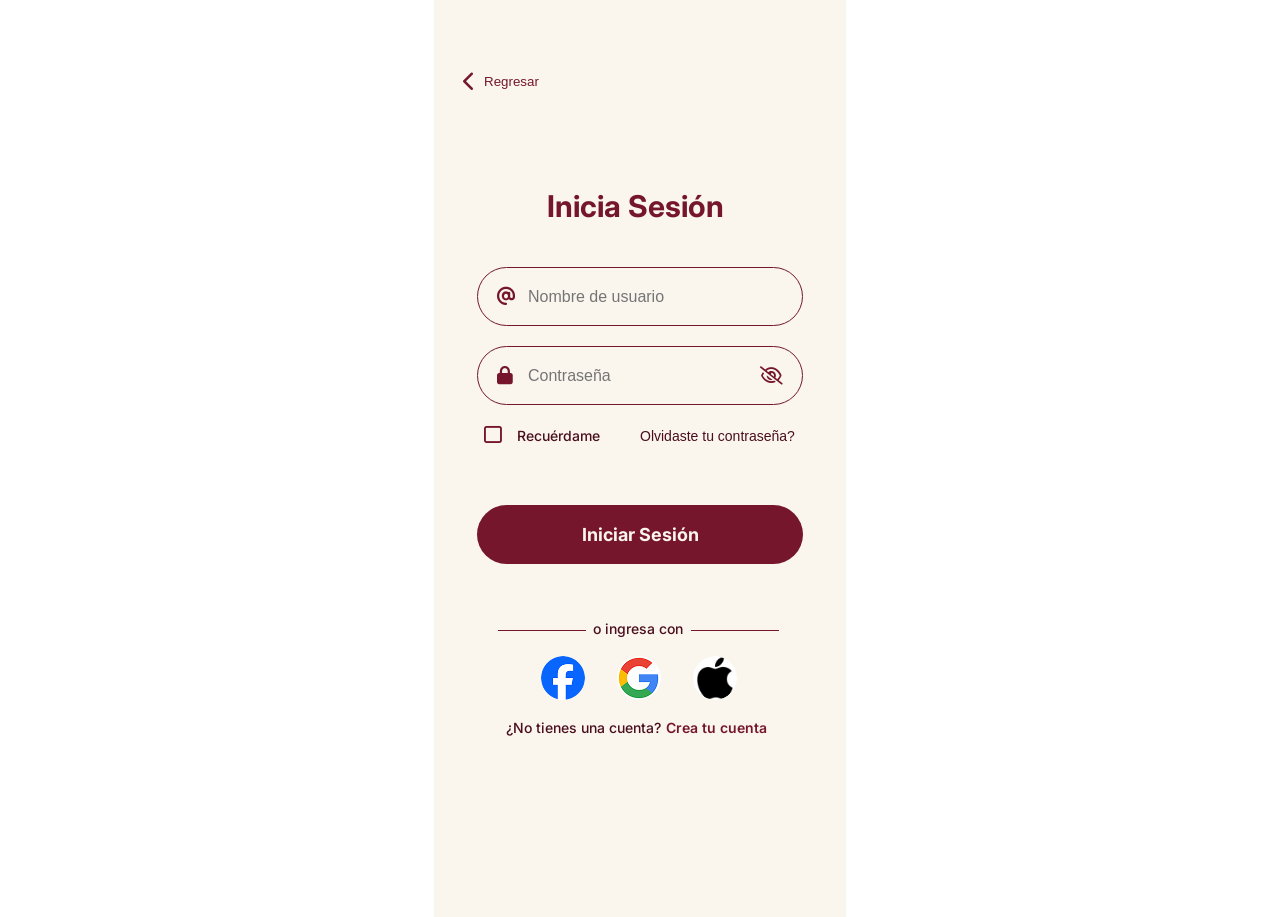
<file: login.html>
<!DOCTYPE html>
<html>
<head>
  	<meta charset="utf-8">
  	<meta name="viewport" content="initial-scale=1, width=device-width">
  	<link rel="stylesheet"  href="./login.css" />
  	<link rel="stylesheet" href="https://fonts.googleapis.com/css2?family=Inter:wght@400;500;600;700&display=swap" />
  	<link rel="stylesheet"
href="https://cdnjs.cloudflare.com/ajax/libs/font-awesome/6.5.2/css/all.min.css"
integrity="sha512-
SnH5WK+bZxgPHs44uWIX+LLJAJ9/2PkPKZ5QiAj6Ta86w+fsb2TkcmfRyVX3pBnMFcV7oQPJkl9QevSCWr3
W6A==" crossorigin="anonymous" referrerpolicy="no-referrer" />
</head>

<body>
  	
  	<div class="log-in">
    		<div class="log-in-inner">
      			<div class="group-child">
      			</div>
    		</div>

	<button class="back-btn" onclick="goBack()">
    		<i class="fa-solid fa-chevron-left"></i>
    			<span class="backreg">Regresar</span>
		</button>
	
	<b class="inicia-sesin">Inicia Sesión</b>

	<div class="input-container">
    	<i class="fa-solid fa-at icon-left"></i>
    		<input type="text" placeholder="Nombre de usuario">
	</div>

	<div class="input-container">
    	<i class="fa-solid fa-lock icon-left"></i>
    		<input type="password" id="password" placeholder="Contraseña">
    			<i class="fa-regular fa-eye-slash icon-right" id="toggleIcon" onclick="toggleIcon()"></i>
	</div>

	<div class="checkbox-container" onclick="toggleCheck()">
    	<i class="fa-regular fa-square" id="checkIcon"></i>
   		 <span>Recuérdame</span>
	</div>

	<button class="olvidaste-tu-contrasea" onclick="contraolv()">Olvidaste tu contraseña?</button>

	<button class="iniciar-sesion-btn" onclick="cuenta()">
                 <b>Iniciar Sesión</b>
            </button>

    		<div class="o-ingresa-con-parent">
      			<div class="o-ingresa-con">o ingresa con</div>
      			<img class="group-inner" alt="" src="facebook.png">
      			
      			<img class="ellipse-icon" alt="" src="google.png">
      			
      			<img class="group-child2" alt="" src="apple.svg">
      			
      			<div class="no-tienes-una-cuenta-parent">
                   <div class="no-tienes-una">¿No tienes una cuenta?</div>
                   <button class="crea-cuenta-inline-btn" onclick="crearCuenta()">Crea tu cuenta</button>
                </div>

      			<div class="line-div">
      			</div>
      			<div class="group-child3">
      			</div>
    		</div>
      			
    		</div>
    	
    		
  	</div>
  	
  	
<script>
    function goBack() {
        document.location = "welcome.html";
    }
</script>

<!---Toggle icon-->
    <script>

        function toggleIcon(){

            var x = document.getElementById("password");

            if (x.type === "password"){
                x.type = "text";
            }else{
                x.type = "password";
            }

            var y = document.getElementById("toggleIcon");
            y.classList.toggle("fa-eye");
        }

    </script>

	<script>
function toggleCheck() {
    let icon = document.getElementById("checkIcon");

    if (icon.classList.contains("fa-square")) {
        icon.classList.remove("fa-square");
        icon.classList.add("fa-square-check");
    } else {
        icon.classList.remove("fa-square-check");
        icon.classList.add("fa-square");
    }
}
</script>

<script>
		function cuenta(){
			document.location = "home.html";
		}

		function contraolv(){
			document.location = "password1.html";
		}

		function crearCuenta(){
			document.location = "crearcuenta.html"
		}
</script>
  	
</body>
</html>
</file>
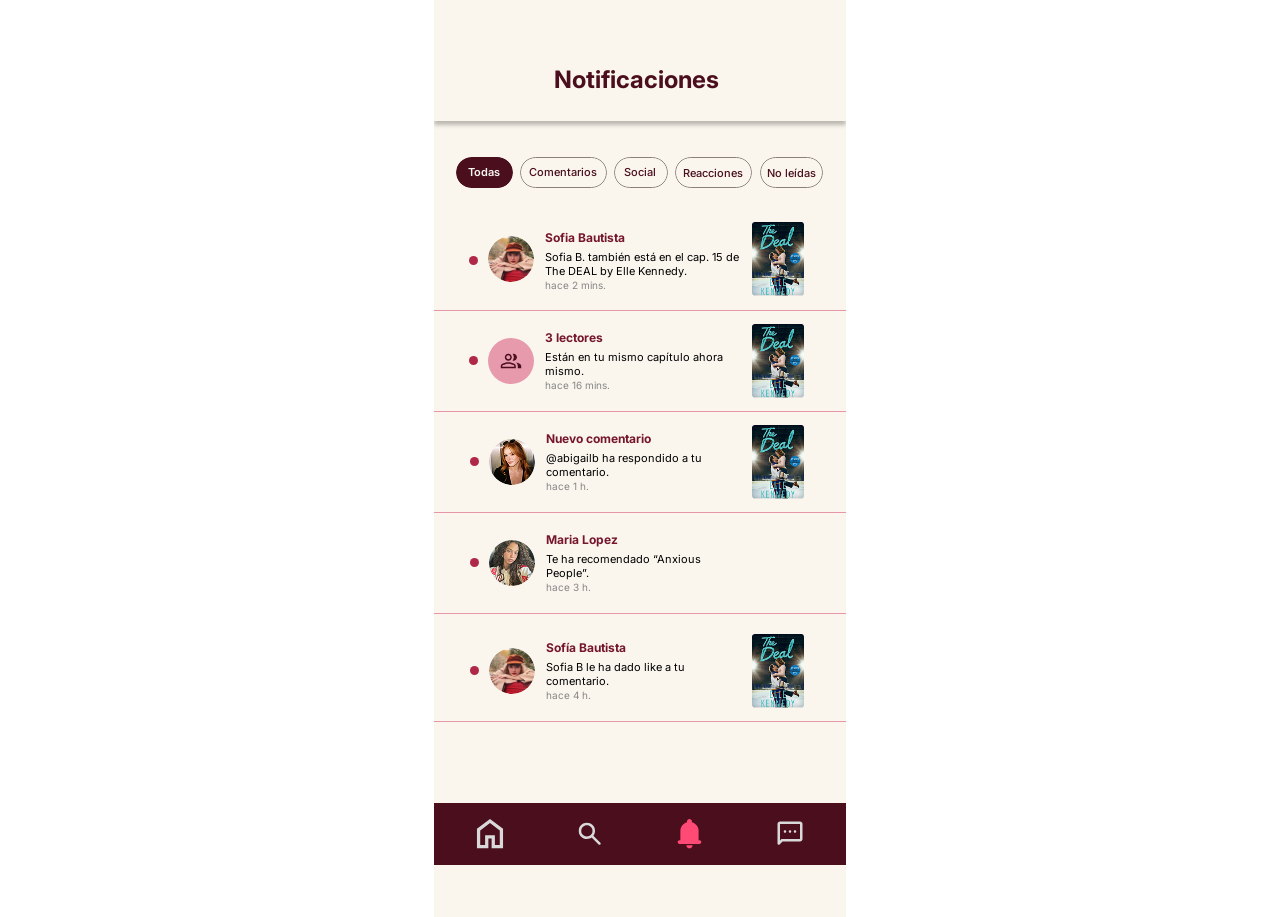
<file: notificaciones.html>
<!DOCTYPE html>
<html>
<head>
  	<meta charset="utf-8">
  	<meta name="viewport" content="initial-scale=1, width=device-width">
  	
  	<link rel="stylesheet" href="./notificaciones.css" />
  	<link rel="stylesheet" href="https://fonts.googleapis.com/css2?family=Inter:wght@400;500;600;700&display=swap" />
</head>
<body>
  	
  	<div class="notificaciones">
    		<img class="imgperfil-icon" alt="" src="imgperfil.svg">
    		<img class="imgperfil-icon2" alt="" src="imgperfil.svg">
    		
    		<div class="circulorosado"></div>
    		<img class="imgperfil4-icon" alt="" src="imgperfil4.png">
    		<img class="imgperfil5-icon" alt="" src="imgperfil5.png">
    		
    		<div class="app-bar">
      			<div class="app-bar-child"></div>
      			<b class="notificaciones2">Notificaciones</b>
    		</div>
    		
    		<div class="filtro1">
      			<div class="todas">
        				<img class="c-icon" alt="" src="5c.svg">
        				<div class="todas2">Todas</div>
      			</div>
      			<div class="comments">
        				<img class="c-icon2" alt="" src="4c.svg">
        				<div class="comentarios">Comentarios</div>
      			</div>
      			<div class="social">
        				<img class="c-icon3" alt="" src="3c.svg">
        				<div class="social2">Social</div>
      			</div>
      			<div class="reac">
        				<img class="c-icon4" alt="" src="2c.svg">
        				<div class="reacciones">Reacciones</div>
      			</div>
      			<div class="no-leidas">
        				<img class="c-icon5" alt="" src="1c.svg">
        				<div class="no-ledas">No leídas</div>
      			</div>
    		</div>
            
    		<div class="notificaciones-child"></div>
    		<div class="notificaciones-item"></div>
    		<div class="notificaciones-inner"></div>
    		<div class="rectangle-div"></div>
    		<div class="notificaciones-child2"></div>
    		
            <div class="punto"></div>
    		<div class="punto2"></div>
    		<div class="punto3"></div>
    		<div class="punto4"></div>
    		<div class="punto5"></div>
    		
            <div class="sofiabautista">
      			<b class="sofia-bautista">Sofia Bautista</b>
      			<div class="sofia-b-tambin-est">Sofia B. también está en el cap. 15 de The DEAL by Elle Kennedy.</div>
      			<div class="hace-2-mins">hace 2 mins.</div>
    		</div>
    		<div class="lectores">
      			<b class="sofia-bautista">3 lectores</b>
      			<div class="sofia-b-tambin-est">Están en tu mismo capítulo ahora mismo.</div>
      			<div class="hace-2-mins">hace 16 mins.</div>
    		</div>
    		<div class="nuevocomm">
      			<b class="sofia-bautista">Nuevo comentario</b>
      			<div class="sofia-b-tambin-est">@abigailb ha respondido a tu comentario.</div>
      			<div class="hace-2-mins">hace 1 h.</div>
    		</div>
    		<div class="marialopez">
      			<b class="sofia-bautista">Maria Lopez</b>
      			<div class="sofia-b-tambin-est">Te ha recomendado “Anxious People”.</div>
      			<div class="hace-2-mins">hace 3 h.</div>
    		</div>
    		<div class="sofiabautista2">
      			<b class="sofia-bautista">Sofía Bautista</b>
      			<div class="sofia-b-tambin-est">Sofia B le ha dado like a tu comentario.</div>
      			<div class="hace-2-mins">hace 4 h.</div>
    		</div>
    		
            <img class="thedeal-icon" alt="" src="thedeal.png">
    		<img class="thedeal-icon2" alt="" src="thedeal.png">
    		<img class="thedeal-icon3" alt="" src="thedeal.png">
    		<img class="thedeal-icon4" alt="" src="thedeal.png">
    		<img class="persona4-icon" alt="" src="persona4.svg">
    		
    		<div class="nav-bar">
      			<button class="nav-btn" id="navHomeBtn" aria-label="Inicio" onclick="home()">
                    <img class="home-icon" alt="Home" src="homenormal.svg">
                </button> 
      			<button class="nav-btn" id="navSearchBtn" aria-label="Buscar">
                    <img class="home-icon" alt="Search" src="search.svg">
                </button>
      			<button class="nav-btn" id="navNotificationsBtn" aria-label="Notificaciones" onclick="notif()">
                    <img class="home-icon" alt="Notifications" src="notificationsfill.svg">
                </button>
      			<button class="nav-btn" id="navSmsBtn" aria-label="Mensajes" onclick="chats()">
                    <img class="home-icon" alt="SMS" src="sms.svg">
                </button>
    		</div>
  	</div>

	<script>
		function home(){
			document.location = "home.html"
		}

		function notif(){
			document.location = "notificaciones.html"
		}
		
		function chats(){
			document.location = "chatgrupales1.html"
		}
	</script>
    
</body>
</html>
</file>
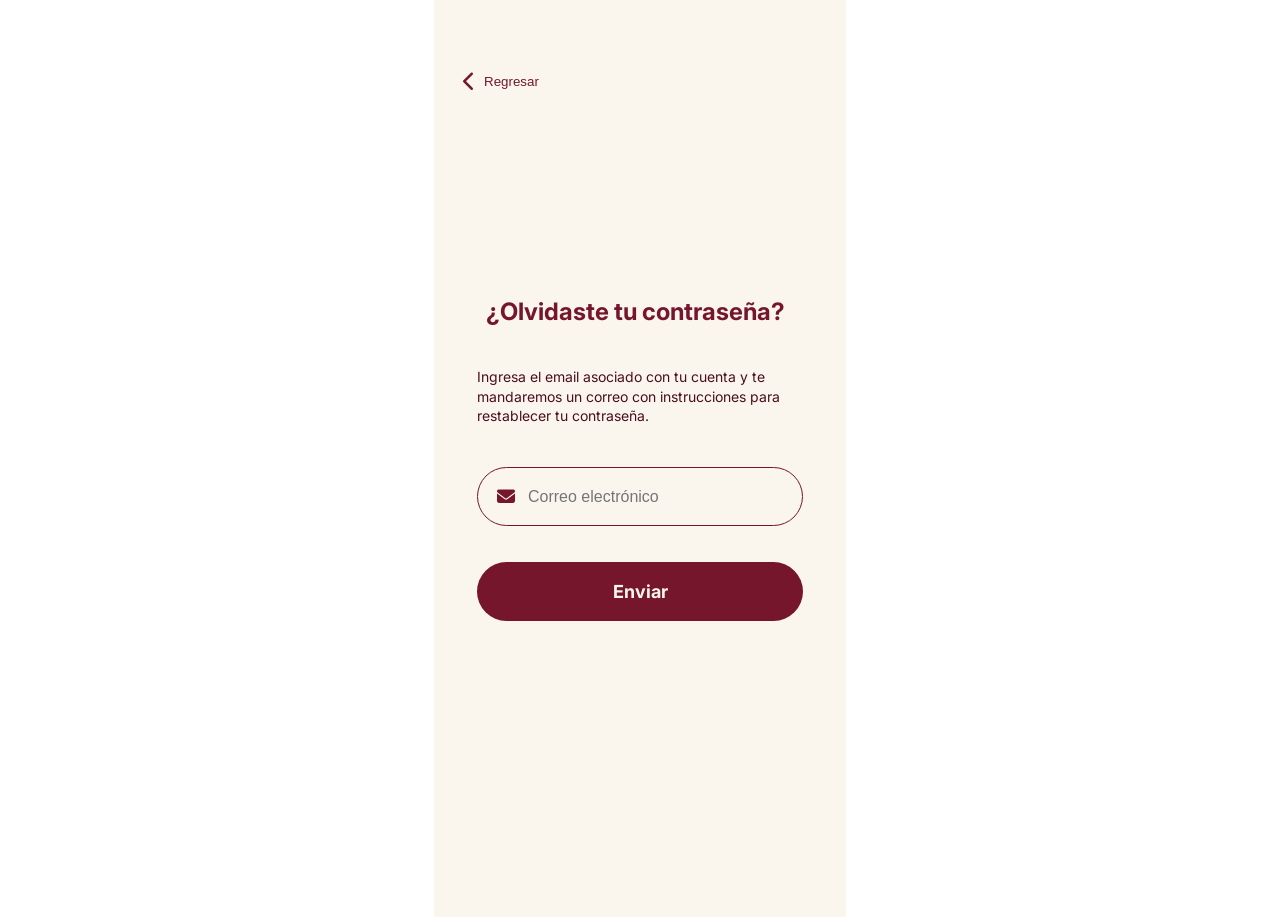
<file: password1.html>
<!DOCTYPE html>
<html>
<head>
  	<meta charset="utf-8">
  	<meta name="viewport" content="initial-scale=1, width=device-width">
  	<link rel="stylesheet" href="./password1.css" />
  	<link rel="stylesheet" href="https://fonts.googleapis.com/css2?family=Inter:wght@400;500;600;700&display=swap" />
	<link rel="stylesheet"
	href="https://cdnjs.cloudflare.com/ajax/libs/font-awesome/6.5.2/css/all.min.css"
	integrity="sha512-
	SnH5WK+bZxgPHs44uWIX+LLJAJ9/2PkPKZ5QiAj6Ta86w+fsb2TkcmfRyVX3pBnMFcV7oQPJkl9QevSCWr3
	W6A==" crossorigin="anonymous" referrerpolicy="no-referrer" />
</head>

<body>
  	<div class="password">
    		<div class="password-inner">
      			<div class="group-child"></div>
			</div>

    	<button class="back-btn" onclick="goBack()">
    		<i class="fa-solid fa-chevron-left"></i>
    			<span class="backreg">Regresar</span>
		</button>

    		<div class="group-parent">  
      			<b class="olvidaste-tu-contrasea">¿Olvidaste tu contraseña?</b>
      			<div class="ingresa-el-email">Ingresa el email asociado con tu cuenta y te mandaremos un correo con instrucciones para restablecer tu contraseña.</div>
      			
                <div class="input-container">
    				<i class="fa-solid fa-envelope icon-left"></i>
    					<input type="email" placeholder="Correo electrónico">
				</div>

				 <button class="enviar-btn" onclick="restaurarContra()">
        				<b>Enviar</b>
      			</button>
    		</div>

			<div class="modal-enviar" id="modalEnviar">
    			<div class="modal-2">
       				 <div class="cardenviar"></div>

        <img class="imagen-icon" alt="Icono correo" src="correo.svg">
        <img class="circulo" alt="Círculo decorativo" src="circulo.svg">

        <div class="correo-enviado">¡Correo enviado!</div>

        <div class="hemos-enviado-un-container">
            <span class="hemos-enviado-un">
                Hemos enviado un enlace para restablecer tu contraseña a <br>
            </span>
            <b>correoe@gmail.com<br><br></b>
            <span class="hemos-enviado-un">
                Revisa tu bandeja de entrada <br>
                y sigue las instrucciones para <br>
                crear una nueva contraseña.
            </span>
        </div>

        <button class="salir-btn" id="btnCerrarX">
            <div class="salir2"></div>
        </button>

        <button class="aceptar-btn" id="btnAceptar" onclick="restaurarContra()">
            Aceptar
        </button>
    		</div>
		</div>
	</div>


	<script>

	const btnCerrarX = document.getElementById('btnCerrarX');
		const btnAceptar = document.getElementById('btnAceptar');
		const modalEnviar = document.getElementById('modalEnviar');
		const modalCard = document.querySelector('.modal-2');

		function restaurarContra(){

			modalEnviar.style.display = 'block';

			setTimeout(() => {
				modalEnviar.style.opacity = '1';
				modalCard.style.transform = 'scale(1)';
			}, 10);
		}

		function ocultarModal(){

			modalEnviar.style.opacity = '0';
			modalCard.style.transform = 'scale(.95)';

			setTimeout(() => {
				modalEnviar.style.display = 'none';
			}, 200);
		}

		btnCerrarX.addEventListener('click', ocultarModal);
		btnAceptar.addEventListener('click', function(){
			document.location = "password2.html"
		});

	</script>

	<script>
    function goBack() {
        document.location = "login.html";
    }
</script>

<script>
function restaurarContra() {
    const modalEnviar = document.getElementById('modalEnviar');

    modalEnviar.style.display = 'flex';
    modalEnviar.style.opacity = '1';
    modalEnviar.style.transform = 'scale(1)';
}
</script>

</body>
</html>
</file>
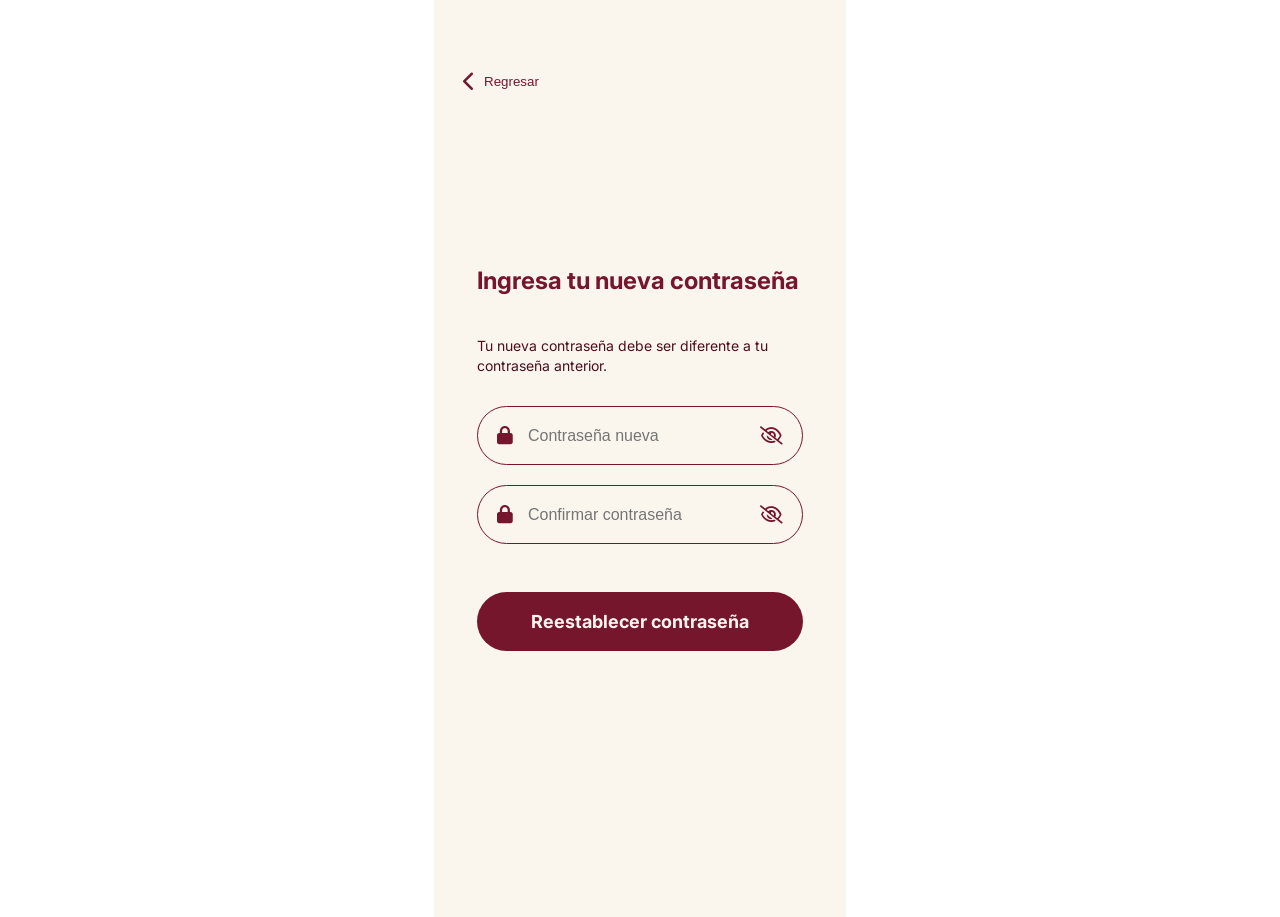
<file: password2.html>
<!DOCTYPE html>
<html>
<head>
  	<meta charset="utf-8">
  	<meta name="viewport" content="initial-scale=1, width=device-width">
  	<link rel="stylesheet" href="./password2.css" />
  	<link rel="stylesheet" href="https://fonts.googleapis.com/css2?family=Inter:wght@400;500;600;700&display=swap" />
<link rel="stylesheet"
href="https://cdnjs.cloudflare.com/ajax/libs/font-awesome/6.5.2/css/all.min.css"
integrity="sha512-
SnH5WK+bZxgPHs44uWIX+LLJAJ9/2PkPKZ5QiAj6Ta86w+fsb2TkcmfRyVX3pBnMFcV7oQPJkl9QevSCWr3
W6A==" crossorigin="anonymous" referrerpolicy="no-referrer" />

</head>
<body>
  	<div class="password">
    		<div class="password-inner">
      			<div class="group-child"></div>
    		</div>
    		<button class="back-btn" onclick="goBack()">
    			<i class="fa-solid fa-chevron-left"></i>
    				<span class="backreg">Regresar</span>
			</button>

    		<div class="group-parent">
                
      			<b class="ingresa-tu-nueva">Ingresa tu nueva contraseña</b>
      			<div class="tu-nueva-contrasea">Tu nueva contraseña debe ser diferente a tu contraseña anterior.</div>
      			
                <div class="input-container">
    				<i class="fa-solid fa-lock icon-left"></i>
    					<input type="password" id="password" placeholder="Contraseña nueva">
    						<i class="fa-regular fa-eye-slash icon-right" id="toggleIcon" onclick="toggleIcon()"></i>
				</div>

				<div class="input-container">
    				<i class="fa-solid fa-lock icon-left"></i>
    					<input type="password" id="password" placeholder="Confirmar contraseña">
    						<i class="fa-regular fa-eye-slash icon-right" id="toggleIcon" onclick="toggleIcon()"></i>
				</div>

				<button class="reestablecer-btn" onclick="mostrarModalConf()">
        				<b>Reestablecer contraseña</b>
      			</button>
    		</div>

			<div class="modal-conf" id="modalConf">
            <div class="modal-2">
                <div class="cardconf"></div>
                <img class="imagen-icon" alt="Icono confirmación" src="check2.svg">
                <img class="circulo" alt="Círculo decorativo" src="circulo.svg">
                
                <div class="contraseñare">¡Contraseña restablecida con<br> éxito!</div>
                <div class="tu-contrasea-ha-container">
                        <span class="tu-contrasea-ha">Tu contraseña ha sido restablecida <br></span>
                        <b>exitosamente.<br><br></b>
                        <span class="tu-contrasea-ha">Ya puedes iniciar sesión con tu <br>nueva contraseña.</span>
                </div>

                <button class="salir-btn" id="btnCerrarConfX" aria-label="Cerrar con X">
                        <div class="salir2"></div>
                        <img class="salir" alt="" src="salir.svg">
                </button>

                <button class="iniciar-btn" id="btnIniciarConf" type="button" onclick="iniciarSesion()">
                    Iniciar sesión
                </button>
            </div>
    </div>
            
  	</div>

<script>
    function goBack() {
        document.location = "password1.html";
    }
</script>

<!---Toggle icon-->
    <script>

        function toggleIcon(){

            var x = document.getElementById("password");

            if (x.type === "password"){
                x.type = "text";
            }else{
                x.type = "password";
            }

            var y = document.getElementById("toggleIcon");
            y.classList.toggle("fa-eye");
        }

    </script>

	<script>
function mostrarModalConf() {

    modalConf.style.display = 'block';

    setTimeout(() => {
        modalConf.style.opacity = '1';
        document.querySelector('#modalConf .modal-2').style.transform = 'scale(1)';
    }, 10);

	}

	function ocultarModalConf() {

    modalConf.style.opacity = '0';
    document.querySelector('#modalConf .modal-2').style.transform = 'scale(.95)';

    setTimeout(() => {
        modalConf.style.display = 'none';
    }, 200);

	}
        btnCerrarConfX.addEventListener('click', ocultarModalConf);
        btnIniciarConf.addEventListener('click', function(){
			document.location = "login.html"
		});

</script>


</body>
</html>
</file>
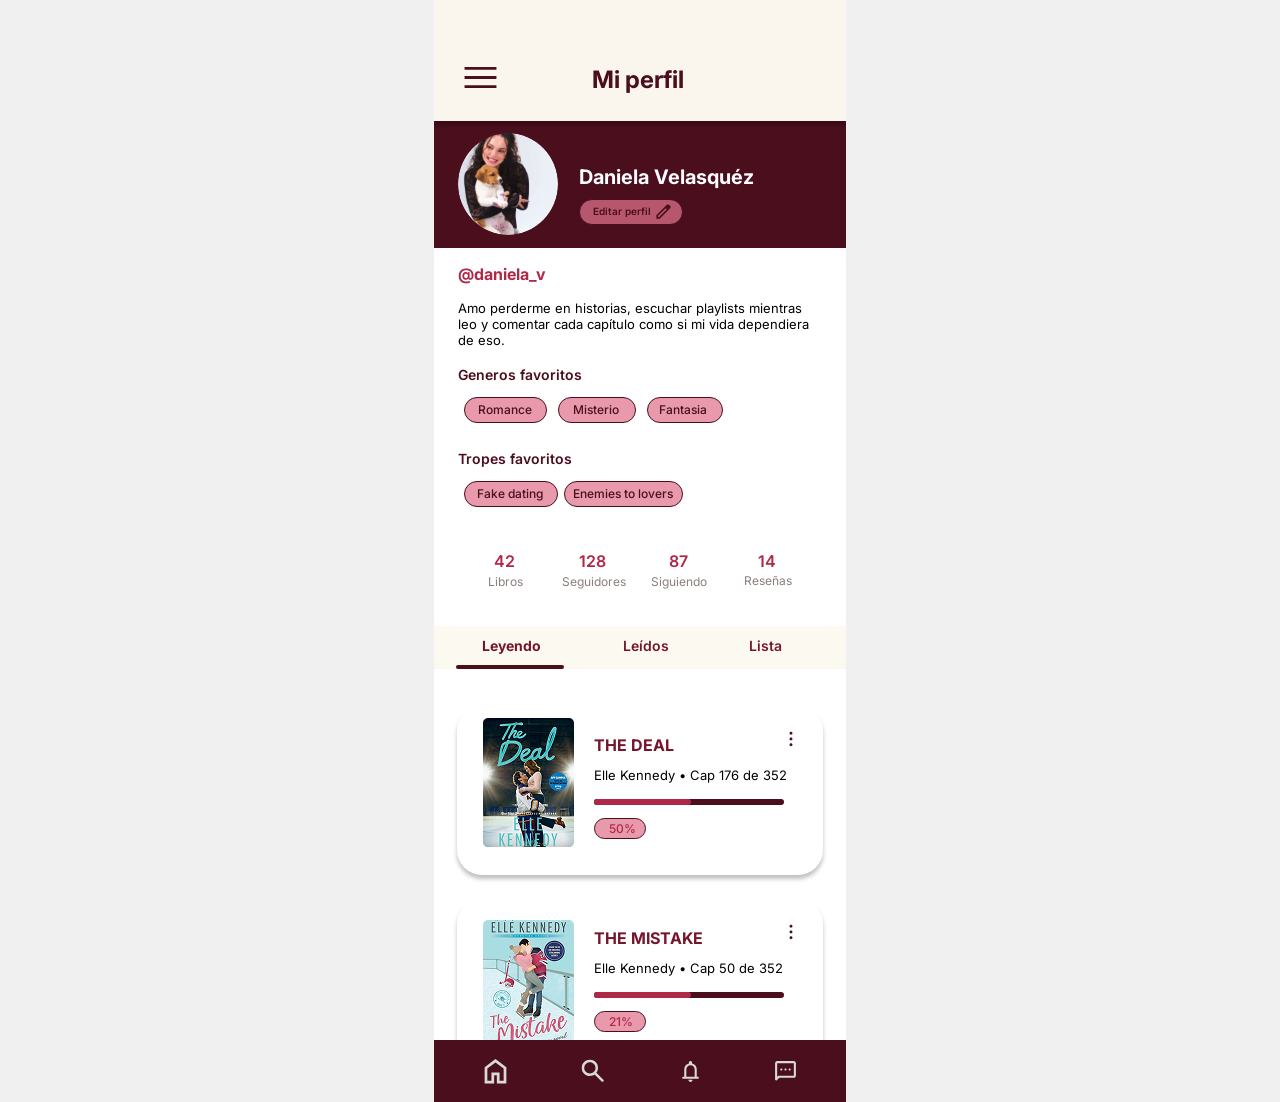
<file: perfilpersonal.html>
<!DOCTYPE html>
<html>
<head>
  	<meta charset="utf-8">
  	<meta name="viewport" content="initial-scale=1, width=device-width">
  	
  	<link rel="stylesheet"  href="./perfilpersonal.css" />
  	<link rel="stylesheet" href="https://fonts.googleapis.com/css2?family=Inter:wght@400;500;600;700&display=swap" />
  	
  	
  	
</head>
<body>
  	
  	<div class="perfil-personal">
    		<div class="generos-favoritos">Generos favoritos</div>
    		<div class="amo-perderme-en">Amo perderme en historias, escuchar playlists mientras leo y comentar cada capítulo como si mi vida dependiera de eso.</div>
    		<b class="daniela-v">@daniela_v</b>
    		<div class="cardarriba">
      			<div class="carda">
        				<div class="cardarri">
        				</div>
      			</div>
    		</div>
    		<div class="editar">
      			<div class="filtro1">
        				<div class="filtro1-child">
        				</div>
        				<img class="lapiz-icon" alt="" src="lapiz.svg">
        				
      			</div>
      			<div class="editar-perfil">Editar perfil</div>
    		</div>
    		<b class="daniela-velasquz">Daniela Velasquéz<br></b>
    		<div class="app-bar">
      			<div class="app-bar-child">
      			</div>
      			<b class="mi-perfil">Mi perfil</b>
    		</div>

			<button class="menu-btn" id="menuBtn" aria-label="Abrir menú">
    <img class="hamburguer-icon" src="hamburguer.svg" alt="">
</button>

<div class="overlay" id="overlay"></div>
<nav class="drawer" id="drawer">
    <div class="drawer-header">
        <img src="perfil3.svg" alt="Perfil" class="drawer-profile">
        <h2>Daniela Velásquez</h2>
        <span>@daniela_v</span>
    </div>

    <div class="drawer-menu">
        <a href="perfilpersonal.html">
            <img src="persona.svg">
            <span>Mi perfil</span>
        </a>
        <a href="#">
            <img src="guardados.svg">
            <span>Mis lecturas</span>
        </a>
        <a href="#">
            <img src="persona4.svg">
            <span>Clubes de lectura</span>
        </a>
        <a href="#">
            <img src="corazon.svg">
            <span>Favoritos</span>
        </a>
        <a href="#">
            <img src="listaa.svg">
            <span>Lista por leer</span>
        </a>
    </div>

    <a href="configuracion.html" class="drawer-settings">

        <div class="left">
            <img src="ajuste.svg">
            <span>Configuración</span>
        </div>
        <img src="go.svg">
    </a>
</nav>
    		
    		<img class="perfil2-icon" alt="" src="perfil2.svg">
    		
    		<div class="filtro12">
      			<div class="filtro1-item">
      			</div>
      			<div class="romance">Romance</div>
    		</div>
    		<div class="filtro13">
      			<div class="filtro1-inner">
      			</div>
      			<div class="misterio">Misterio</div>
    		</div>
    		<div class="filtro14">
      			<div class="rectangle-div">
      			</div>
      			<div class="fantasia">Fantasia</div>
    		</div>
    		<div class="tropes-favoritos">Tropes favoritos</div>
    		<div class="filtro15">
      			<div class="filtro1-child2">
      			</div>
      			<div class="fake-dating">Fake dating</div>
    		</div>
    		<div class="filtro16">
      			<div class="filtro1-child3">
      			</div>
      			<div class="enemies-to-lovers">Enemies to lovers</div>
    		</div>
    		<div class="numeros">
      			<div class="div">42</div>
      			<div class="div2">128</div>
      			<div class="div3">87</div>
      			<div class="div4">14</div>
      			<div class="libros">Libros</div>
      			<div class="seguidores">Seguidores</div>
      			<div class="siguiendo">Siguiendo</div>
      			<div class="reseas">Reseñas</div>
    		</div>
    		<div class="barrita-3">
      			<div class="rectangle-parent">
        				<div class="group-child">
        				</div>
        				<div class="frame">
        				</div>
      			</div>
      			<b class="leyendo">Leyendo</b>
      			<div class="ledos">Leídos</div>
      			<div class="lista">Lista</div>
      			<div class="barrita">
        				<div class="barrita-child">
        				</div>
        				<div class="frame2">
        				</div>
      			</div>
      			<div class="barrita2">
        				<div class="frame3">
        				</div>
      			</div>
    		</div>
    		<div class="card1">
      			<div class="card">
      			</div>
      			<div class="porcentaje">
        				<div class="porcentaje-child">
        				</div>
        				<div class="div5">50%</div>
      			</div>
      			<div class="barrapro">
        				<div class="barrapro-inner">
          					<div class="group-item">
          					</div>
        				</div>
        				<div class="barrapro-child">
          					<div class="group-inner">
          					</div>
        				</div>
      			</div>
      			<b class="the-deal">THE DEAL</b>
      			<div class="elle-kennedy">Elle Kennedy • Cap 176 de 352</div>
      			<img class="thedeal-icon" alt="" src="thedeal.png">
      			
      			<img class="puntos-icon" alt="" src="3puntos1.svg">
      			
    		</div>
    		<div class="card2">
      			<div class="card">
      			</div>
      			<div class="porcentaje">
        				<div class="porcentaje-child">
        				</div>
        				<div class="div5">21%</div>
      			</div>
      			<div class="barrapro">
        				<div class="barrapro-inner">
          					<div class="group-item">
          					</div>
        				</div>
        				<div class="barrapro-child">
          					<div class="group-inner">
          					</div>
        				</div>
      			</div>
      			<b class="the-deal">THE MISTAKE</b>
      			<div class="elle-kennedy">Elle Kennedy • Cap 50 de 352</div>
      			<img class="puntos-icon" alt="" src="3puntos1.svg">
      			
      			<img class="themistake-icon" alt="" src="themistake.png">
      			
    		</div>
    		<div class="nav-bar">
				<button class="btn-nav-click" id="homeIcon" onclick="home()">
      				<img class="home-icon" alt="Inicio" src="homenormal.svg" style="position: static;">
				</button>
      			
				<button class="btn-nav-click" id="searchIcon">
      				<img class="search-icon" alt="Buscar" src="search.svg" style="position: static;">
				</button>
      			
				<button class="btn-nav-click" id="notificationsIcon" onclick="notif()">
      				<img class="home-icon" alt="Notificaciones" src="notifications.svg" style="position: static;">
				</button>
      			
				<button class="btn-nav-click" id="smsIcon" onclick="chats()">
      				<img class="home-icon" alt="Mensajes" src="sms.svg" style="position: static;">
				</button>
    		</div>
  	</div>
  	
  	
  	
  	
  	<script>
    		 function home(){
        document.location = "home.html"
    }

			function chats(){
				document.location = "chatgrupales1.html"
			}

			function notif(){
				document.location = "notificaciones.html"
			}
            </script>

			<script>
	const menuBtn=document.getElementById("menuBtn");

const drawer=document.getElementById("drawer");

const overlay=document.getElementById("overlay");

menuBtn.onclick=()=>{

    drawer.classList.add("open");

    overlay.classList.add("show");

}

overlay.onclick=()=>{

    drawer.classList.remove("open");

    overlay.classList.remove("show");

}
</script>
  </body>
</html>
</file>
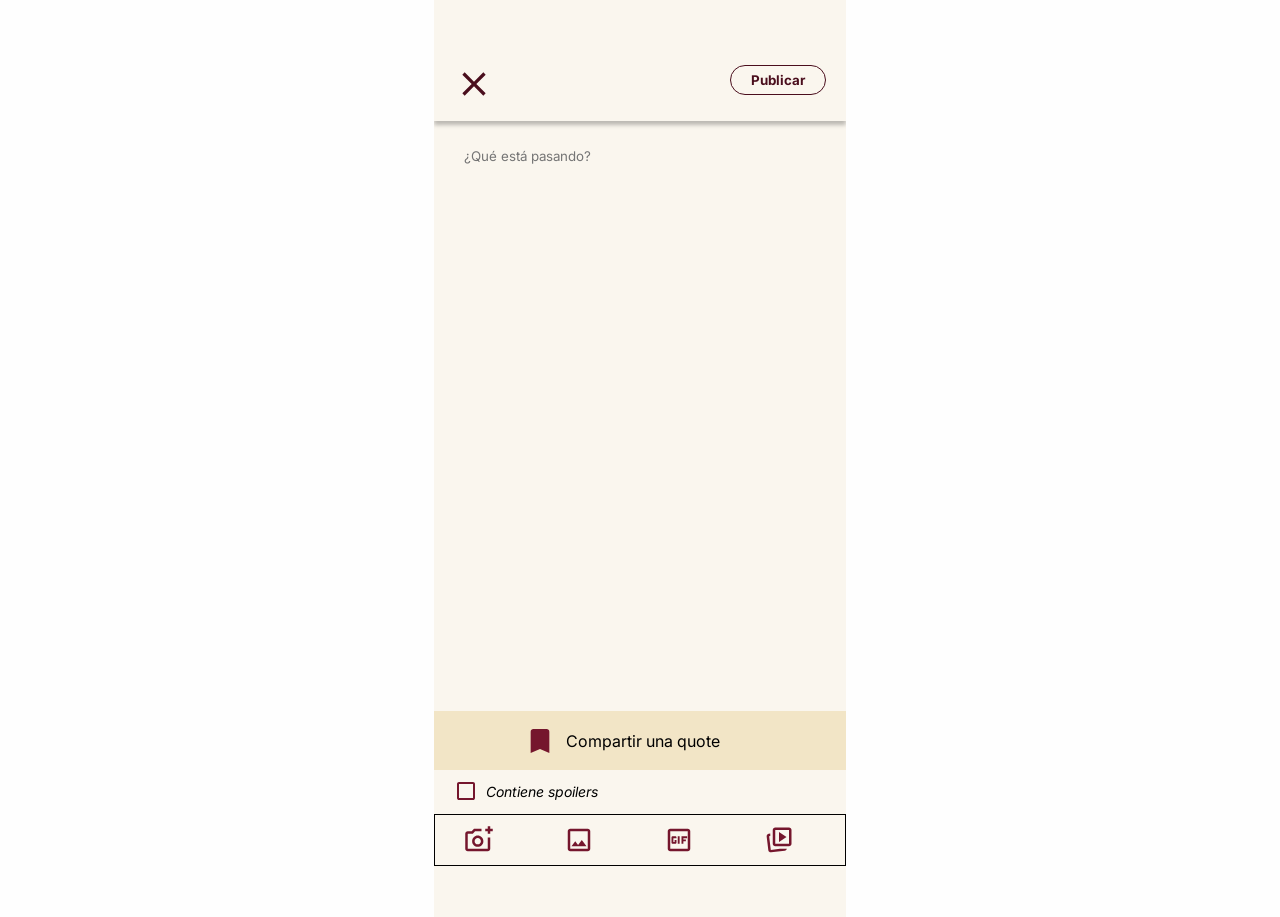
<file: realizarpubli.html>
<!DOCTYPE html>
<html>
<head>
  	<meta charset="utf-8">
  	<meta name="viewport" content="initial-scale=1, width=device-width">
  	
  	<link rel="stylesheet" href="./realizarpubli.css" />
  	<link rel="stylesheet" href="https://fonts.googleapis.com/css2?family=Inter:ital,wght@0,400;0,700;1,400&display=swap" />
</head>
<body>
  	
  	<div class="realizar-publicacion">
    		<div class="app-bar">
      			<div class="app-bar-child"></div>
                <button class="btn-icon-click" id="salirBtn" onclick="volver()">
    <img class="salir-icon" alt="" src="salir2.svg" >
</button>
      			<button class="publicar-btn" id="publicarBtnContainer">Publicar</button>
    		</div>
    		
    		<div class="nav-barcontenedor"></div>
    		<div class="nav">
    <button class="btn-icon-click">
        <img class="add-a-photo-icon" alt="" src="add_a_photo.svg">
    </button>
    
    <button class="btn-icon-click">
        <img class="add-a-photo-icon" alt="" src="image.svg">
    </button>
    
    <button class="btn-icon-click">
        <img class="add-a-photo-icon" alt="" src="gif_box.svg">
    </button>
    
    <button class="btn-icon-click">
        <img class="add-a-photo-icon" alt="" src="animated_images.svg">
    </button>
</div>
    		
    	<textarea class="qu-est-pasando" id="postContent" placeholder="¿Qué está pasando?" style="background: none; border: none; resize: none; outline: none; font-family: var(--font-family); height: 200px;"></textarea>
    		
    		<div class="recta">
      			<div class="compartir-una-quote">Compartir una quote</div>
    		</div>
    		<img class="guardadon-icon" alt="" src="guardadon.svg">
    		
    		<i class="contiene-spoilers">Contiene spoilers</i>
    		<div class="check">
                <img class="che" src="check.svg">
    		</div>
  	</div>
  	
  	<script>
    		var publicarBtnContainer = document.getElementById("publicarBtnContainer");
var postContent = document.getElementById("postContent");

if (publicarBtnContainer) {
    publicarBtnContainer.addEventListener("click", function (e) {
        var texto = postContent.value.trim();
        
        if (texto === "") {
            alert("¡No puedes publicar un post vacío!");
            return;
        }

        // Obtener los posts existentes o iniciar un array vacío
        var posts = JSON.parse(localStorage.getItem("misPosts")) || [];
        
        // Crear la estructura de un nuevo post simulando tu diseño base
        var nuevoPost = {
            id: Date.now(),
            usuario: "Daniela Velásquez",
            avatar: "perfil3.svg", 
            contenido: texto,
            likes: 0,
            comments: 0
        };

        // Añadir el post al inicio de la lista
        posts.unshift(nuevoPost);
        localStorage.setItem("misPosts", JSON.stringify(posts));

        // Redirigir de vuelta al Home
        window.location.href = "home.html"; 
    });
}
    </script>

    <script>
        function volver(){
            document.location = "home.html"
        }
    </script>
</body>
</html>
</file>
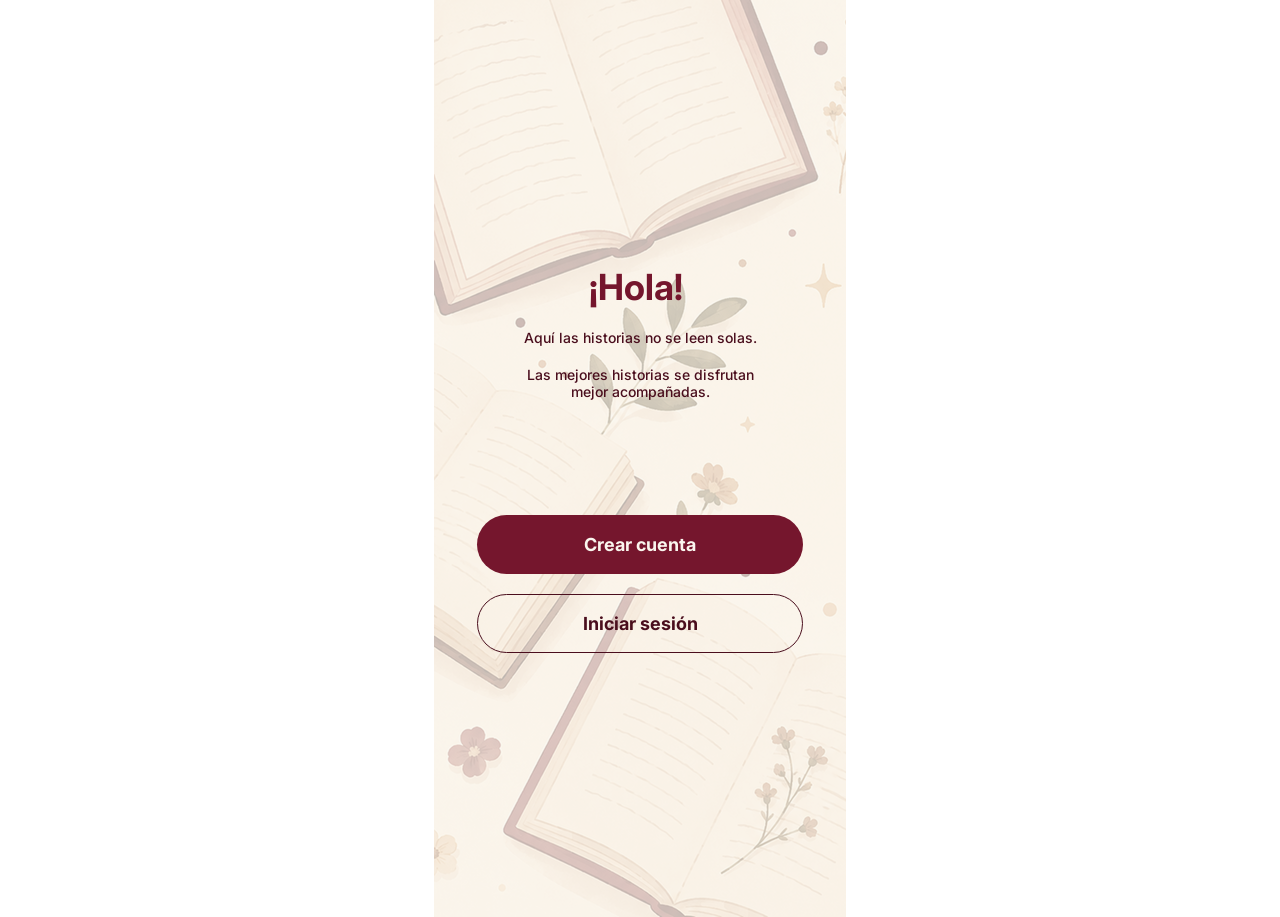
<file: welcome.html>
<!DOCTYPE html>
<html>
<head>
  	<meta charset="utf-8">
  	<meta name="viewport" content="initial-scale=1, width=device-width">
  	<link rel="stylesheet" href="./welcome.css" />
  	<link rel="stylesheet" href="https://fonts.googleapis.com/css2?family=Inter:wght@400;500;600;700&display=swap" />
</head>
<body>
  	<div class="welcome">
    		<img class="fondo-icon" alt="" src="fondo.png">
    		<div class="group-parent">
      			<div class="group-container">
                    <button class="group-child crear-cuenta-btn" onclick="crearCuenta()">
                      <b>Crear cuenta</b>
                    </button>
                     <button class="group-item iniciar-sesion-btn" onclick="iniciarSesion()">
                      <b>Iniciar sesión</b>
                    </button>
                </div>

      			<div class="hola-parent">
        				<b class="hola">¡Hola!</b>
        				<div class="las-mejores-historias">Las mejores historias se disfrutan <br>mejor acompañadas.</div>
        				<div class="aqu-las-historias">Aquí las historias no se leen solas.</div>
      			</div>
    		</div>
  	</div>

	<script>
		function crearCuenta(){
			document.location = "crearcuenta.html";
		}

		function iniciarSesion(){
			document.location = "login.html"
		}
	</script>
</body>
</html>
</file>
<file: anim.css>
@charset "UTF-8";

:root {
    /* Colores */
    --color-primary: #75162d;
    --color-primary-dark: #4a0e1d;
    --color-background: #faf6ee;
    --color-text-light: #faf6ee;

    /* Tipografía */
    --font-family: Inter, sans-serif;
    --font-size-base: 18px;
    --font-size-sm: 14px;
    --font-size-lg: 36px;

    /* Layout */
    --app-width: 412px;
    --app-height: 917px;
    --btn-height: 59px;
    --btn-width: 326px;
    --btn-radius: 49px;
}


body{
    margin: 0;
    display: flex;
    justify-content: center;
}

.espacio{
    width: var(--app-width);
    height: var(--app-height);
    position: relative;
    overflow: hidden;
    background-color: var(--color-primary-dark);
    font-family: var(--font-family);
    font-size: var(--font-size-base);
    color: var(--color-text-light);
}

#space{
    position: relative;
    width: 100%;
    height: 100%;
}

.fantasma{
    position:absolute;
    width:clamp(180px, 25vw, 300px);
    left:50%;
    top:50%;

    animation:
        fantasmaEntrada 1.5s ease-out forwards,
        fantasmaFlotar 2s ease-in-out infinite 1.5s;
}

@keyframes fantasmaEntrada{
    0%{
        opacity:0;
        transform:translate(-50%,-50%) scale(0);
    }
    100%{
        opacity:1;
        transform:translate(-50%,-50%) scale(.57);
    }
}

@keyframes fantasmaFlotar{
    0%,100%{
        transform:translate(-50%,-50%) translateY(0) scale(.57);
    }

    50%{
        transform:translate(-50%,-50%) translateY(-8px) scale(.57);
    }
}

.izq{
    position:absolute;
    width:30px;
    left:calc(50% - 95px);
    top:40%;

    animation:
        estrellaEntrada 1.5s ease-out forwards,
        estrellaRotar 3s linear infinite 1.5s;
}

.der{
    position:absolute;
    width:30px;
    left:calc(50% + 60px);
    top:37%;

    animation:
        estrellaEntrada 1.5s ease-out forwards,
        estrellaRotar 3s linear infinite 1.5s;
}

@keyframes estrellaEntrada{
    0%{
        opacity:0;
        transform:scale(0) rotate(180deg);
    }

    100%{
        opacity:1;
        transform:scale(.8) rotate(0deg);
    }
}

@keyframes estrellaRotar{
    from{
        transform:scale(.8) rotate(0deg);
    }

    to{
        transform:scale(.8) rotate(360deg);
    }
}
</file>
<file: chat1.2.css>
/* ============================================================
   VARIABLES GLOBALES (:root)
   ============================================================ */
:root {
    --color-primary: #75162d;
    --color-primary-dark: #4a0e1d;
    --color-background: #faf6ee;
    --color-text-light: #faf6ee;

    --font-family: Inter, sans-serif;
    --font-size-base: 18px;
    --font-size-sm: 14px;
    --font-size-xs: 10px;
    --font-size-lg: 30px;

    --app-width: 412px;
    --app-height: 917px;
}

/* ============================================================
   RESET Y CENTRADO DE LA PANTALLA PRINCIPAL
   ============================================================ */
body {
    margin: 0;
    line-height: normal;
}

.chat-12 {
    width: var(--app-width);
    height: var(--app-height);
    position: relative;
    background-color: #faf6ee;
    text-align: left;
    font-size: 10px;
    color: #4a0e1d;
    font-family: var(--font-family);
    margin: 0 auto;         
    overflow: hidden;       
}

.chat-12-child {
    position: absolute;
    top: 0px;
    left: 0px;
    box-shadow: 0px 4px 4px rgba(0, 0, 0, 0.25);
    background-color: #faf6ee;
    width: 412px;
    height: 121px;
}
.puntos-icon {
    position: absolute;
    top: 72px;
    left: 357px;
    width: 24px;
    height: 24px;
}
.chat-12-inner {
    position: absolute;
    top: 14px;
    left: 0px;
    width: 0px;
    height: 0px;
}
.group-child {
    position: absolute;
    top: 247px;
    left: 0px;
    background-color: #868686;
    width: 412px;
    height: 656px;
    display: none;
    flex-shrink: 0;
}

.thedealperfil-icon {
    position: absolute;
    top: 58px;
    left: 54px;
    border-radius: 100px;
    width: 52px;
    height: 52px;
    object-fit: cover;
}
.the-deal {
    position: absolute;
    top: 67px;
    left: 121px;
    font-size: 16px;
}
.back-btn{
    position: absolute;
    top: 75px;
    left: 20px;
    border: none;
    background: none;
    cursor: pointer;
    color: var(--color-primary);
    font-size: 20px;
}
.miembros-leyendo {
    position: absolute;
    top: 90px;
    left: 121px;
    font-size: 14px;
    font-weight: 500;
}
.rectangle-parent {
    position: absolute;
    top: 223px;
    left: calc(50% - 31px);
    width: 62px;
    height: 23px;
}
.group-item {
    position: absolute;
    top: 0px;
    left: calc(50% - 31px);
    border-radius: 100px;
    background-color: #f2e5c6;
    width: 62px;
    height: 23px;
}
.hoy {
    position: absolute;
    top: 6px;
    left: calc(50% - 10px);
}
.rectangle-group {
    position: absolute;
    top: 146px;
    left: 23px;
    width: 366px;
    height: 41px;
    font-size: 11px;
}
.group-inner {
    position: absolute;
    top: 0px;
    left: 0px;
    border-radius: 100px;
    background-color: #f2e5c6;
    width: 366px;
    height: 41px;
}
.captulo-15-de {
    position: absolute;
    top: 5px;
    left: 63px;
    font-weight: 500;
}
.elle-kennedy {
    position: absolute;
    top: 20px;
    left: 63px;
    font-size: 10px;
    font-weight: 500;
}
.guardar-icon {
    position: absolute;
    top: 4px;
    left: 21px;
    width: 33px;
    height: 33px;
}
.chat1 {
    position: absolute;
    top: 259px;
    left: 23px;
    width: 279px;
    height: 87px;
    color: #000;
}
.imgperfil-icon {
    position: absolute;
    top: 2px;
    left: 0px;
    border-radius: 50%;
    width: 38px;
    height: 38px;
    object-fit: cover;
}
.sofia-bautista {
    position: absolute;
    top: 0px;
    left: 43px;
    color: #4a0e1d;
}
.chat1-child {
    position: absolute;
    top: 17px;
    left: 43px;
    border-radius: 11px;
    background-color: #fff;
    width: 236px;
    height: 70px;
}
.garrett-est-demasiado {
    position: absolute;
    top: 28px;
    left: 54px;
    font-size: 12px;
    display: inline-block;
    width: 214px;
}
.pm {
    position: absolute;
    top: 68px;
    left: 230px;
    font-weight: 500;
    display: inline-block;
    width: 41px;
}
.chat12 {
    position: absolute;
    top: 466px;
    left: 23px;
    width: 279px;
    height: 87px;
    color: #000;
}
.es-que-ya {
    position: absolute;
    top: 28px;
    left: 54px;
    font-size: 13px;
    display: inline-block;
    width: 214px;
}
.rectangle-container {
    position: absolute;
    top: 379px;
    left: 182px;
    width: 207px;
    height: 54px;
    font-size: 12px;
    color: #000;
}
.rectangle-div {
    position: absolute;
    top: 0px;
    left: 0px;
    border-radius: 15px 27px 0px 15px;
    background-color: #f98da5;
    width: 207px;
    height: 54px;
}
.literal-la-manera {
    position: absolute;
    top: 12px;
    left: 14px;
    display: inline-block;
    width: 173px;
}
.pm3 {
    position: absolute;
    top: 36px;
    left: 156px;
    font-size: 10px;
    font-weight: 500;
    display: inline-block;
    width: 41px;
}
.group-div {
    position: absolute;
    top: 586px;
    left: 182px;
    width: 207px;
    height: 54px;
    font-size: 12px;
    color: #000;
}
.chat-12-item {
    position: absolute;
    top: 780px;
    left: 23px;
    border-radius: 100px;
    background-color: #f2e5c6;
    width: 366px;
    height: 71px;
}
.chat-12-child2 {
    position: absolute;
    top: 793px;
    left: 86px;
    border-radius: 100px;
    background-color: #faf6ee;
    width: 283px;
    height: 45px;
}
.escribe-un-mensaje {
    position: absolute;
    top: 808px;
    left: 106px;
    font-size: 12px;
    font-weight: 500;
    color: rgba(74, 14, 29, 0.53);
}
.chat-12-child3 {
    position: absolute;
    top: 156px;
    left: 271px;
    border-radius: 100px;
    border: 1px solid #4a0e1d;
    box-sizing: border-box;
    width: 91px;
    height: 20px;
}
.leer-captulo {
    position: absolute;
    top: 160px;
    left: 285px;
    font-weight: 500;
}
.chat-12-lineadespegable {
    position: absolute;
    top: 899px;
    left: 121px;
    border-radius: 10px;
    background-color: #000;
    width: 171px;
    height: 5px;
    display: none;
}

/* ============================================================
   ESTILOS DE LOS BOTONES ELEMENTALES
   ============================================================ */
.mas2-btn, .send2-btn {
    background: none;
    border: none;
    padding: 0;
    cursor: pointer;
    outline: none;
    transition: transform 0.12s ease;
    z-index: 5;
}
.mas2-btn {
    position: absolute;
    top: 799px;
    left: 43px;
    width: 34px;
    height: 34px;
}
.send2-btn {
    position: absolute;
    top: 804px;
    left: 335px;
    width: 24px;
    height: 24px;
}
.mas2-icon, .send2-icon {
    width: 100%;
    height: 100%;
    display: block;
}
.mas2-btn:active, .send2-btn:active {
    transform: scale(0.88);
}

/* ============================================================
   NUEVOS ESTILOS DEL MODAL (CONECTADOS EN LA COMPOSICIÓN)
   ============================================================ */
.modal {
    width: 184px;
    height: 87px;
    position: absolute;
    top: 685px;            
    left: 25px;
    text-align: left;
    font-size: 10px;
    color: #000;
    font-family: Inter, sans-serif;
    display: none;          
    z-index: 10;
}
.modalcard {
    position: absolute;
    top: 0px;
    left: 0px;
    border-radius: 10px;
    background-color: #f2e5c6;
    width: 184px;
    height: 87px;
}
.foto-icon {
    position: absolute;
    top: 36.03px;
    left: 16px;
    width: 20px;
    height: 17.4px;
}
.compartir-quote-btn {
    position: absolute;
    top: 0px;
    left: 0px;
    width: 184px;
    height: 29px;
    background: none;
    border: none;
    text-align: left;
    padding-left: 50px;
    font-family: Inter, sans-serif;
    font-size: 10px;
    font-weight: 500;
    color: #000;
    cursor: pointer;
    line-height: 29px;
    z-index: 12;
}
.compartir-quote-btn:hover {
    background-color: rgba(74, 14, 29, 0.08);
    border-radius: 10px 10px 0px 0px;
}
.foto {
    position: absolute;
    top: 35px;
    left: 50px;
    font-weight: 500;
    display: inline-block;
    width: 40px;
    height: 15px;
}
.archivo {
    position: absolute;
    top: 65px;
    left: 50px;
    font-weight: 500;
    display: inline-block;
    width: 40px;
    height: 15px;
}
.quote-icon-modal {
    position: absolute;
    top: 5px;
    left: 16px;
    width: 20px;
    height: 20px;
    z-index: 11;
}
.archivo-icon {
    position: absolute;
    top: 62px;
    left: 16px;
    width: 20px;
    height: 20px;
}
.modal-child-line {
    position: absolute;
    top: 29px;
    left: 0px;
    box-shadow: 0px 1px 3.6px rgba(0, 0, 0, 0.11);
    width: 184px;
    height: 1px;
    background-color: rgba(0,0,0,0.05);
}

/* ============================================================
   NUEVOS ESTILOS DEL QUOTE ENVIADO (MANDADO AL CHAT)
   ============================================================ */
.quoteenv {
    width: 355px;
    height: 167px;
    position: absolute;
    top: 570px;             
    left: 28px;
    text-align: left;
    font-size: 13px;
    color: #000;
    font-family: Inter, sans-serif;
    display: none;          
    z-index: 2;
}
.quote-card-background {
    position: absolute;
    top: 0px;
    left: 0px;
    width: 355px;
    height: 167px;
}
.captulo-15 {
    position: absolute;
    top: 122px;
    left: 46px;
    font-weight: 600;
}
.quoteenv-child {
    position: absolute;
    top: 53px;
    left: 46px;
    background-color: #4a0e1d;
    width: 272px;
    height: 10px;
}
.quoteenv-item {
    position: absolute;
    top: 76px;
    left: 46px;
    background-color: #4a0e1d;
    width: 241px;
    height: 10px;
}
.quoteenv-inner {
    position: absolute;
    top: 99px;
    left: 46px;
    background-color: #4a0e1d;
    width: 260px;
    height: 10px;
}
</file>
<file: chatgrupales2.css>
/* ============================================================
   VARIABLES GLOBALES 
   ============================================================ */
:root {
    --color-primary: #75162d;
    --color-primary-dark: #4a0e1d;
    --color-background: #faf6ee;
    --color-text-light: #faf6ee;
    --font-family: Inter, sans-serif;
    --font-size-base: 18px;
    --font-size-sm: 14px;
    --app-width: 412px;
    --app-height: 917px;
}

/* ============================================================
   RESET Y CENTRADO DEL DISPOSITIVO
   ============================================================ */
body {
    margin: 0;
    line-height: normal;
    background-color: #e5e5e5;
}

.chat-grupales {
    width: var(--app-width);
    height: var(--app-height);
    position: relative;
    background-color: var(--color-background);
    text-align: left;
    font-size: var(--font-size-sm);
    color: var(--color-primary-dark);
    font-family: var(--font-family);
    margin: 0 auto;
    overflow: hidden;
}

/* ============================================================
   ELEMENTOS DE CABECERA ORGANIZADOS
   ============================================================ */
.chat-grupales-child {
    position: absolute;
    top: 0px;
    left: 0px;
    box-shadow: 0px 4px 4px rgba(0, 0, 0, 0.1);
    background-color: #faf6ee;
    width: 412px;
    height: 121px;
    z-index: 10;
}

.chat-header-container {
    position: absolute;
    top: 55px;
    left: 20px;
    width: 372px;
    height: 55px;
    display: flex;
    align-items: center;
    z-index: 15;
}

#btnBack {
    background: none;
    border: none;
    color: var(--color-primary-dark);
    font-size: 22px;
    cursor: pointer;
    margin-right: 12px;
    padding: 4px;
}

.chat-header-avatar {
    width: 45px;
    height: 45px;
    border-radius: 50%;
    object-fit: cover;
    margin-right: 12px;
}

.chat-header-text {
    display: flex;
    flex-direction: column;
}

.mensajes {
    font-size: 24px;
    font-weight: 700;
    color: var(--color-primary-dark);
}

.mensajes.activo {
    font-size: 18px;
}

.chat-subtitle {
    font-size: 13px;
    color: #655e5a;
    margin-top: 2px;
}

/* ============================================================
   TABS PRINCIPALES (GRUPOS / MENSAJES)
   ============================================================ */
.tab {
    position: absolute;
    top: 152px;
    left: calc(50% - 183px);
    width: 366px;
    height: 41px;
    background: var(--color-background);
    border: 1px solid #8a7f7a;
    box-sizing: border-box;
    border-radius: 100px;
    z-index: 20;
    overflow: hidden;
}

.tablinks {
    width: 50%;
    height: 100%;
    border: none;
    outline: none;
    float: left;
    background: transparent;
    color: var(--color-primary-dark);
    font-family: Inter, sans-serif;
    font-size: 14px;
    font-weight: 700;
    cursor: pointer;
}

.tablinks.active {
    background: var(--color-primary-dark);
    color: var(--color-background);
    border-radius: 100px;
}

/* ============================================================
   TARJETAS DE VISTA: GRUPOS
   ============================================================ */
#grupos {
    display: block;
}

.card1, .card2 {
    position: absolute;
    left: calc(50% - 182px);
    width: 365px;
    height: 159px;
    font-size: 10px;
    color: #000;
    font-family: var(--font-family);
    background: none;
    border: none;
    padding: 0;
    cursor: pointer;
    outline: none;
}

.card1 { top: 230px; }
.card2 { top: 415px; }

.card-child {
    position: absolute;
    top: 0px;
    left: 0px;
    border-radius: 22px;
    background-color: #fff;
    box-shadow: 0px 4px 8.4px rgba(0, 0, 0, 0.15);
    width: 365px;
    height: 159px;
}

.thedeal-icon {
    position: absolute;
    top: 15px;
    left: 20px;
    width: 91px;
    height: 129px;
    object-fit: cover;
}

.barprocess {
    position: absolute;
    top: 82px;
    left: 126px;
    width: 204px;
    height: 6.4px;
}

.barprocess-child {
    position: absolute;
    top: 0px;
    left: 0px;
    border-radius: 3px;
    background-color: #4a0e1d;
    width: 204px;
    height: 6.4px;
}

.rectangle-parent {
    position: absolute;
    top: 0px;
    left: 0px;
    width: 41px;
    height: 6.4px;
}

.group-child {
    position: absolute;
    top: 0px;
    left: 0px;
    border-radius: 3px;
    background-color: #af2848;
    width: 80px;
    height: 6.4px;
}

.leyendo {
    position: absolute;
    top: 101px;
    left: 126px;
    width: 116px;
    height: 19.7px;
}

.leyendo-child {
    position: absolute;
    top: 0px;
    left: 0px;
    border-radius: 14px;
    background-color: rgba(224, 115, 141, 0.72);
    border: 1px solid #4a0e1d;
    box-sizing: border-box;
    width: 116px;
    height: 19.7px;
}

.leyendo2 {
    position: absolute;
    top: 2px;
    left: 35px;
    font-weight: 700;
    display: inline-block;
    width: 71px;
    height: 13px;
}

.personas2-icon {
    position: absolute;
    top: 2px;
    left: 12px;
    width: 15px;
    height: 15px;
}

.the-deal {
    position: absolute;
    top: 35px;
    left: 129px;
    font-size: 16px;
    display: inline-block;
    color: #75162d;
    width: 114px;
    height: 18px;
}

.elle-kennedy {
    position: absolute;
    top: 58px;
    left: 128px;
    font-size: 13px;
    color: #4a0e1d;
}

.themistake {
    position: absolute;
    top: 15px;
    left: 20px;
    width: 91px;
    height: 122px;
}

.themistake-icon {
    position: absolute;
    top: 0px;
    left: 0px;
    border-radius: 5px;
    width: 91px;
    height: 122px;
    object-fit: cover;
}

.puntos-icon, .puntos-icon2 {
    position: absolute;
    width: 24px;
    height: 24px;
    left: 346px;
}
.puntos-icon { top: 250px; }
.puntos-icon2 { top: 435px; }

/* ============================================================
   PESTAÑA VISTA: MENSAJES DIRECTOS
   ============================================================ */
#mensajesTab {
    display: none;
}

.chat-card {
    position: absolute;
    top: 250px;
    left: 21px;
    width: 365px;
    height: 90px;
    background: white;
    border: none;
    border-radius: 20px;
    display: flex;
    align-items: center;
    padding: 0 18px;
    box-shadow: 0 4px 15px rgba(0,0,0,.12);
    cursor: pointer;
}

.chat-card2 { top: 365px; }

.chat-img {
    width: 55px;
    height: 55px;
    border-radius: 50%;
    object-fit: cover;
}

.chat-info {
    margin-left: 15px;
    flex: 1;
}

.chat-header {
    display: flex;
    justify-content: space-between;
    align-items: center;
    font-size: 16px;
    color: var(--color-primary);
}

.chat-header span {
    font-size: 12px;
    color: #8a7f7a;
}

.chat-preview {
    font-size: 14px;
    color: var(--color-primary-dark);
    margin-top: 6px;
    text-align: left;
}

/* ============================================================
   BARRA DE NAVEGACIÓN INFERIOR PRINCIPAL (FIXED)
   ============================================================ */
.nav-bar {
    position: absolute;
    top: 855px;
    left: 0px;
    background-color: var(--color-primary-dark);
    width: var(--app-width);
    height: 62px;
    display: flex;
    align-items: center;
    justify-content: space-between;
    padding: 0 35px;
    box-sizing: border-box;
    z-index: 100;
}

.nav-btn {
    background: none;
    border: none;
    cursor: pointer;
}

.home-icon {
    height: 25px;
    width: 25px;
    display: block;
}

/* ============================================================
   INTERFAZ DE CHATS INTERNOS ADAPTADOS A TUS CAPTURAS
   ============================================================ */
.reading-status-banner {
    position: absolute;
    top: 135px;
    left: 24px;
    width: 364px;
    height: 54px;
    background-color: #ebdcb9;
    border-radius: 27px;
    display: flex;
    align-items: center;
    padding: 0 16px;
    box-sizing: border-box;
    z-index: 5;
}

.bookmark-icon {
    font-size: 22px;
    color: var(--color-primary-dark);
    margin-right: 14px;
}

.banner-info {
    display: flex;
    flex-direction: column;
    flex: 1;
}

.banner-title {
    font-size: 13px;
    font-weight: 700;
    color: var(--color-primary-dark);
}

.banner-author {
    font-size: 11px;
    color: #655e5a;
}

.btn-read-chapter {
    background: transparent;
    border: 1px solid var(--color-primary-dark);
    color: var(--color-primary-dark);
    border-radius: 20px;
    padding: 5px 12px;
    font-size: 11px;
    font-weight: 700;
    cursor: pointer;
}

.chatSpace {
    position: absolute;
    left: 0;
    width: 412px;
    bottom: 95px; 
    overflow-y: auto;
    padding: 10px 24px;
    box-sizing: border-box;
}

#chatText {
    display: flex;
    flex-direction: column;
    gap: 14px;
}

.msg-row {
    display: flex;
    max-width: 82%;
}

.msg-recibido {
    align-self: flex-start;
    gap: 10px;
}

.msg-enviado {
    align-self: flex-end;
    flex-direction: row-reverse;
}

.msg-avatar-img {
    width: 38px;
    height: 38px;
    border-radius: 50%;
    object-fit: cover;
    margin-top: 4px;
}

.msg-body-box {
    display: flex;
    flex-direction: column;
}

.msg-author-name {
    font-size: 11px;
    font-weight: 700;
    color: var(--color-primary-dark);
    margin-left: 4px;
    margin-bottom: 2px;
}

.msg-bubble-content {
    padding: 12px 16px;
    font-size: 14px;
    border-radius: 18px;
    line-height: 1.4;
}

.msg-recibido .msg-bubble-content {
    background-color: #ffffff;
    color: #000000;
    border-top-left-radius: 4px;
    box-shadow: 0 1px 2px rgba(0,0,0,0.08);
}

.msg-enviado .msg-bubble-content {
    background-color: #e0738d;
    color: #ffffff;
    border-top-right-radius: 4px;
}

.msg-time-stamp {
    font-size: 10px;
    color: #8a7f7a;
    margin-top: 4px;
    align-self: flex-end;
}

/* ============================================================
   BARRA DE ENTRADA OVALADA EXACTA A LA IMAGEN
   ============================================================ */
.input-chat-bar-container {
    position: absolute;
    bottom: 22px;
    left: 0;
    width: 412px;
    display: flex;
    justify-content: center;
    z-index: 80;
}

.input-chat-bar {
    width: 364px;
    height: 56px;
    background-color: #ebdcb9;
    border-radius: 30px;
    display: flex;
    align-items: center;
    padding: 0 8px 0 10px;
    box-sizing: border-box;
}

.btn-action-plus {
    width: 40px;
    height: 40px;
    border-radius: 50%;
    background-color: #4a0e1d;
    color: #ffffff;
    border: none;
    font-size: 18px;
    cursor: pointer;
    display: flex;
    align-items: center;
    justify-content: center;
}

.form-chat-send {
    flex: 1;
    display: flex;
    align-items: center;
    margin-left: 12px;
}

.form-chat-send input {
    flex: 1;
    background: transparent;
    border: none;
    outline: none;
    font-size: 14px;
    color: #4a0e1d;
}

.form-chat-send input::placeholder {
    color: #8a7f7a;
}

.btn-send-message {
    background: none;
    border: none;
    color: #4a0e1d;
    font-size: 18px;
    cursor: pointer;
    padding: 0 8px;
}


.quote-dropdown-menu {
    display: none;
    position: absolute;
    bottom: 85px; 
    left: 36px;
    background-color: #ebdcb9;
    border-radius: 16px;
    width: 165px;
    box-shadow: 0 4px 12px rgba(0,0,0,0.15);
    z-index: 99;
    overflow: hidden;
}

.dropdown-item-btn {
    width: 100%;
    background: none;
    border: none;
    padding: 12px 16px;
    display: flex;
    align-items: center;
    gap: 12px;
    font-size: 13px;
    color: var(--color-primary-dark);
    cursor: pointer;
    text-align: left;
}

.dropdown-item-btn:hover {
    background-color: rgba(74, 14, 29, 0.05);
}

/* BURBUJA ESTILO DISEÑO QUOTE TARJETA */
.quote-card-message-bubble {
    background-color: #ebdcb9;
    border-radius: 22px;
    border-top-right-radius: 4px;
    padding: 24px;
    width: 250px;
    position: relative;
    box-sizing: border-box;
}

.quote-mark-start, .quote-mark-end {
    font-size: 36px;
    color: #75162d;
    position: absolute;
    font-family: serif;
    font-weight: bold;
}

.quote-mark-start { top: 8px; left: 12px; }
.quote-mark-end { bottom: 15px; right: 15px; }

.quote-lines-simulated {
    height: 4px;
    background-color: #4a0e1d;
    margin: 6px 0 6px 22px;
    width: 75%;
    border-radius: 2px;
}

.quote-lines-simulated.short-line { width: 55%; }

.quote-chapter-label {
    display: block;
    font-size: 12px;
    font-weight: 700;
    margin: 14px 0 0 22px;
    color: #4a0e1d;
}

/* ============================================================
   NUEVA REGLA EXCLUSIVA PARA EL CENTRADO PRINCIPAL
   ============================================================ */
.header-principal-centrado {
    justify-content: center !important;
}
</file>
<file: configuracion.css>
/* ============================================================
   VARIABLES GLOBALES
   ============================================================ */
:root {
    --color-primary-dark: #4a0e1d;
    --color-header-bg: #af2848;
    --color-card-bg: rgba(242, 229, 198, 0.24);
    --color-white: #fff;
    --color-text-dark: #000;
    --font-family: Inter, sans-serif;
    
    --app-width: 412px;
    --app-height: 917px;
    --card-radius: 32px; 
}

body {
  	margin: 0;
  	line-height: normal;
  	background-color: #f4f2f2;
}

.configuraciones {
  	width: var(--app-width);
  	height: var(--app-height);
  	position: relative;
  	background-color: var(--color-white);
  	text-align: left;
  	font-size: 14px;
  	color: var(--color-text-dark);
  	font-family: var(--font-family);
  	margin: 0 auto;
  	overflow: hidden;
}

/*============================================================
Barras del sistema 
============================================================*/
.barra1-icon, .barra2-icon {
  	position: absolute;
  	width: var(--app-width);
  	height: 52px;
  	object-fit: cover;
  	z-index: 10;
}
.barra1-icon { top: 0px; left: 0px; }
.barra2-icon { top: 865px; left: 0px; }

/*============================================================
 App Bar Superior
 ============================================================ */
.app-bar {
    position: absolute;
    top: 0px;
    left: 0px;
    width: var(--app-width);
    height: 121px;
    z-index: 5;
}

.app-bar-child {
    position: absolute;
    top: 0px;
    left: 0px;
    background-color: #faf6ee;
    box-shadow: 0px 4px 4px rgba(0, 0, 0, 0.1);
    width: var(--app-width);
    height: 121px;
}

.configuracin-titulo {
    position: absolute;
    top: 65px;
    left: calc(50% - 84px);
    font-size: 24px;
    color: var(--color-primary-dark);
}

/* ============================================================
   Tarjeta del Perfil de Usuario
 ============================================================*/
.card-perfil {
  	position: absolute;
  	top: 135px;
  	left: 0px;
  	width: var(--app-width);
  	height: 130px;
}

.group-child {
  	position: absolute;
  	top: -10px;
  	left: 0px;
  	background-color: var(--color-header-bg);
  	width: var(--app-width);
  	height: 140px;
}

.perfil1-icon {
  	position: absolute;
  	top: 18px;
  	left: 30px;
  	border-radius: 50%;
  	width: 93px;
  	height: 93px;
  	object-fit: cover;
}

.daniela-velasquz {
  	position: absolute;
  	top: 25px;
  	left: 138px;
  	font-size: 24px;
  	color: var(--color-white);
}

.daniela-v {
  	position: absolute;
  	top: 57px;
  	left: 138px;
  	color: #faf6ee;
}

.ver-perfil-btn {
  	position: absolute;
  	top: 82px;
  	left: 138px;
  	font-size: 12px;
  	font-weight: bold;
  	color: var(--color-white);
  	background: none;
  	border: none;
  	padding: 0;
  	cursor: pointer;
  	text-decoration: underline;
  	outline: none;
}

/* ============================================================
Títulos de Sección
============================================================ */
.seccion-titulo {
  	position: absolute;
  	font-size: 14px;
  	color: var(--color-primary-dark);
}

.cuenta-pos { top: 295px; left: 23px; }
.preferencias-pos { top: 510px; left: 23px; }
.peligro-pos { top: 695px; left: 23px; }

/*============================================================
Tarjetas Contenedoras
============================================================ */
.card {
  	position: absolute;
  	left: 21px;
  	box-shadow: 0px 4px 4px rgba(0, 0, 0, 0.08);
  	border-radius: var(--card-radius);
  	background-color: var(--color-card-bg);
  	width: 368px;
  	display: flex;
  	flex-direction: column;
  	box-sizing: border-box;
}

.card1 { top: 322px; height: 150px; }
.card2 { top: 537px; height: 100px; }
.card3 { top: 722px; height: 100px; }

/*============================================================
Botones y Filas de Opciones
============================================================ */
.config-option-btn, .config-option-toggle {
  	background: none;
  	border: none;
  	width: 100%;
  	height: 50px;
  	display: flex;
  	align-items: center;
  	position: relative;
  	padding-left: 24px;
  	padding-right: 20px;
  	box-sizing: border-box;
  	text-align: left;
  	font-family: var(--font-family);
  	font-size: 14px;
  	color: var(--color-text-dark);
  	cursor: pointer;
  	outline: none; 
  	border-bottom: 1px solid rgba(74, 14, 29, 0.12);
  	transition: background-color 0.15s ease;
}

.top-round {
	border-top-left-radius: var(--card-radius);
	border-top-right-radius: var(--card-radius);
}

.bottom-round {
	border-bottom-left-radius: var(--card-radius);
	border-bottom-right-radius: var(--card-radius);
}

.config-option-btn:active, .config-option-toggle:active {
  	background-color: rgba(74, 14, 29, 0.06);
}

.no-border {
	border-bottom: none !important;
}

.option-icon {
  	width: 26px;
  	height: 26px;
  	margin-right: 16px;
  	flex-shrink: 0;
}

.option-text {
  	font-weight: 500;
  	flex-grow: 1;
}

.toggle-icon {
  	width: 40px;
  	height: 40px;
  	transition: transform 0.2s ease;
}

.menu-btn{
    position:absolute;
    top:55px;
    left:24px;
    background:none;
    border:none;
    padding:0;
    cursor:pointer;
    z-index:10000;
}

.hamburguer-icon {
    width: 45px;
    height: 45px;
}

/* ===== Overlay ===== */

.overlay{
    position:absolute;
    top:0;
    left:0;
    width:412px;
    height:917px;

    background:rgba(0,0,0,.35);
    opacity:0;
    visibility:hidden;
    transition:.3s;
    z-index:998;
}

.overlay.show{
    opacity:1;
    visibility:visible;
}

/* ===== Drawer ===== */

.drawer{
    position:absolute;
    top:0;
    left:-300px;
    width:300px;
    height:917px;
    background:#FAF6EE;
    display:flex;
    flex-direction:column;
    transition:left .35s ease;
    z-index:99999 !important;
}

.drawer.open{
    left:0;
}

/* Header */

.drawer-header{

    background: var(--color-primary-dark);

    padding:34px 24px;

    color:white;

}

.drawer-profile{

    width:95px;
    height:95px;

    border-radius:50%;

    object-fit:cover;

    margin-bottom:18px;

}

.drawer-header h2{

    font-size:20px;

    margin:0;

}

.drawer-header span{

    font-size:15px;

    opacity:.85;

}

/* Menú */

.drawer-menu{

    display:flex;

    flex-direction:column;

    padding:24px;

    gap:28px;

}

.drawer-menu a{

    display:flex;

    align-items:center;

    gap:18px;

    color:var(--color-primary-dark);

    text-decoration:none;

    font-size:16px;

    font-weight:500;

}

.drawer-menu img{

    width:28px;

}

/* Configuración */

.drawer-settings{

    margin-top:auto;

    margin:24px;

    background:rgba(242,229,198,.6);

    border-radius:100px;

    padding:14px 18px;

    display:flex;

    justify-content:space-between;

    align-items:center;

    text-decoration:none;

    color:#4A0E1D;

}

.drawer-settings .left{

    display:flex;

    align-items:center;

    gap:15px;

}

.drawer-settings img{

    width:22px;

}
</file>
<file: crearcuenta.css>
/* ============================================================
   VARIABLES GLOBALES
   ============================================================ */
:root {
    /* Colores */
    --color-primary: #75162d;
    --color-primary-dark: #4a0e1d;
    --color-background: #faf6ee;
    --color-text-light: #faf6ee;

    /* Tipografía */
    --font-family: Inter, sans-serif;
    --font-size-base: 18px;
    --font-size-sm: 14px;
    --font-size-xs: 10px;
    --font-size-lg: 30px;

    /* Layout */
    --app-width: 412px;
    --app-height: 917px;
    --btn-height: 59px;
    --btn-width: 326px;
    --btn-radius: 49px;
}

/* ============================================================
   CONTENEDOR PRINCIPAL
   ============================================================ */
.registro {
    width: var(--app-width);
    height: var(--app-height);
    position: relative;
    background-color: var(--color-background);
    text-align: left;
    font-size: var(--font-size-sm);
    color: var(--color-primary-dark);
    font-family: var(--font-family);
    margin: 0 auto;
}

/* ============================================================
   ELEMENTO OCULTO (sin cambios)
   ============================================================ */
.registro-inner {
    position: absolute;
    top: 261px;
    left: 0px;
    width: 0px;
    height: 0px;
}
.group-child {
    position: absolute;
    top: 0px;
    left: 0px;
    background-color: #868686;
    width: var(--app-width);
    height: 656px;
    display: none;
    flex-shrink: 0;
}

/* ============================================================
   BOTÓN CREAR CUENTA
   ============================================================ */
.crear-cuenta-btn {
    position: absolute;
    top: calc(50% + 118.5px);
    left: calc(50% - 163px);
    width: var(--btn-width);
    height: var(--btn-height);
    border-radius: var(--btn-radius);
    background-color: var(--color-primary);
    color: var(--color-text-light);
    font-size: var(--font-size-base);
    font-family: var(--font-family);
    border: none;
    cursor: pointer;
    display: flex;
    align-items: center;
    justify-content: center;
    outline: none;
}

.crear-cuenta-btn:hover{
    background-color: var(--color-primary-dark);
}

/* ============================================================
   TÍTULO
   ============================================================ */
.crea-tu-cuenta {
    position: absolute;
    top: 130px;
    left: calc(50% - 108px);
    font-size: var(--font-size-lg);
    color: var(--color-primary);
}

/* ============================================================
   NAVEGACIÓN SUPERIOR
   ============================================================ */

.back-btn{
    background: none;
    border: none;
    cursor: pointer;
}

.fa-chevron-left {
    position: absolute;
    top: 72px;
    left: 29px;
    font-size: 20px; 
    color: var(--color-primary);
}

.backreg {
    position: absolute;
    top: 74px;
    left: 50px;
    font-weight: 500;
    color: var(--color-primary);
}

/* ============================================================
   CAMPOS DE FORMULARIO
   ============================================================ */

   .input-container{
    position: relative;
    width: var(--btn-width); 
    height: var(--btn-height); 
    margin: 20px auto; 
    transform: translateY(170px); 
}

.input-container input{
    width: 100%;
    height: 100%;
    border: 1px solid var(--color-primary);
    border-radius: var(--btn-radius); 
    background-color: transparent;
    outline: none;
    font-size: 16px;
    color: var(--color-primary-dark);
    padding-left: 50px; 
    padding-right: 50px; 
    box-sizing: border-box;
}

.icon-left{
    position: absolute;
    left: 20px;
    top: 50%;
    transform: translateY(-50%);
    color: var(--color-primary);
    font-size: 18px;
}

.icon-right{
    position: absolute;
    right: 20px;
    top: 50%;
    transform: translateY(-50%);
    color: var(--color-primary);
    font-size: 18px;
    cursor: pointer;
}
/* ============================================================
   TÉRMINOS Y CONDICIONES
   ============================================================ */

.checkbox-container{
    display: flex;
    align-items: center;
    gap: 15px;
    cursor: pointer;
    color: var(--color-primary);
    transform: translateY(170px) translateX(60px);
}

.checkbox-container i{
    font-size: 20px;
}

.checkbox-container span{
    font-size: var(--font-size-sm);
    font-weight: 500;
    color: var(--color-primary-dark);
}

/* ============================================================
   INGRESA CON (social login)
   ============================================================ */
.o-ingresa-con {
    position: absolute;
    top: 685px;
    left: calc(50% - 45px);
    font-weight: 500;
}
.registro-child {
    position: absolute;
    top: 694.5px;
    left: 258.5px;
    border-top: 1px solid var(--color-primary);
    box-sizing: border-box;
    width: 88px;
    height: 1px;
}
.registro-item {
    position: absolute;
    top: 694.5px;
    left: 65.5px;
    border-top: 1px solid var(--color-primary);
    box-sizing: border-box;
    width: 88px;
    height: 1px;
}
.facebook-icon {
    position: absolute;
    top: 721px;
    left: 109px;
    border-radius: 50%;
    width: 44px;
    height: 44px;
    object-fit: cover;
}
.google-icon {
    position: absolute;
    top: 721px;
    left: 185px;
    border-radius: 50%;
    width: 44px;
    height: 44px;
    object-fit: cover;
}
.apple-icon {
    position: absolute;
    top: 721px;
    left: 261px;
    border-radius: 50%;
    width: 44px;
    height: 44px;
    object-fit: cover;
}

/* ============================================================
   ¿YA TIENES CUENTA?
   ============================================================ */
.ya-tienes-una-cuenta-parent {
    position: absolute;
    top: 784px;
    left: 78px;
    width: 257px;
    height: 17px;
    display: flex;
    align-items: center;
}
.ya-tienes-una {
    font-weight: 500;
}
.iniciar-sesion-inline-btn {
    background: none;
    border: none;
    padding: 0;
    margin-left: 5px; 
    font-family: var(--font-family);
    font-size: var(--font-size-sm);
    font-weight: 700;
    color: var(--color-primary);
    cursor: pointer;
    outline: none;
}

/* ============================================================
   RESET BASE
   ============================================================ */
body {
    margin: 0;
    line-height: normal;
}
</file>
<file: home.css>
/* ============================================================
   VARIABLES GLOBALES
   ============================================================ */
:root {
    /* Colores */
    --color-primary: #75162d;
    --color-primary-dark: #4a0e1d;
    --color-background: #faf6ee;
    --color-text-light: #faf6ee;

    /* Tipografía */
    --font-family: Inter, sans-serif;
    --font-size-base: 18px;
    --font-size-sm: 14px;
    --font-size-xs: 10px;
    --font-size-lg: 30px;

    /* Layout Fijo */
    --app-width: 412px;
    --app-height: 917px;
}

/* ============================================================
   RESET Y CONTENEDOR PRINCIPAL
   ============================================================ */
body {
    margin: 0;
    line-height: normal;
}

.home {
    width: var(--app-width);
    height: var(--app-height);
    position: relative;
    background-color: var(--color-background);
    text-align: left;
    font-size: var(--font-size-sm);
    color: #000;
    font-family: var(--font-family);
    margin: 0 auto;
    overflow: hidden;
}

.pull-to-refresh {
  position:relative;
  top: -60px;
  width: 100%;
  height: 1px;
  display: flex;
  justify-content: center;
  align-items: center;
  transition: top 0.5s ease-in-out;
  transition: height 0.5s ease-in-out;
  z-index: 999;
}
.pull-to-refresh.seen {
  top: 0 !important; /* Alteracion de posicion */
  height: 6vh !important; /* Altura de espacio cuando aparece Spinner */
  transition: height 0.5s ease-in-out; /* Animacion de transicion de la altura modificada */
}

/* ============================================================
   BARRAS SUPERIORES Y DE ESTADO
   ============================================================ */
.app-bar {
    position: absolute;
    top: 0px;
    left: 0px;
    width: var(--app-width);
    height: 121px;
    flex-shrink: 0;
    z-index: 2;
}

.app-bar-child {
    position: absolute;
    top: 0px;
    left: 0px;
    box-shadow: 0px 4px 4px rgba(0, 0, 0, 0.25);
    background-color: var(--color-background);
    width: var(--app-width);
    height: 121px;
}

.buscar-icon {
    position: absolute;
    top: 60px;
    left: 346px;
    width: 33px;
    height: 33px;
    z-index: 3;
}

.logo-icon {
    position: absolute;
    top: 60px;
    left: 142px;
    width: 128px;
    height: 33px;
    object-fit: cover;
    z-index: 3;
}

.hamburguer-icon {
    position: absolute;
    top: 55px;
    left: 24px;
    width: 44px;
    height: 44px;
    z-index: 3;
}

/* ============================================================
   ZONA PUBLICAR
   ============================================================ */
.publicar {
    position: absolute;
    top: calc(50% - 308.5px);
    left: 50%;
    transform: translateX(-50%);
    width: 392px;
    height: 70px;
    cursor: pointer;
    background: none;
    border: none;
    padding: 0;
    outline: none;
    font-family: var(--font-family);
}

.publicar-child {
    position: absolute;
    top: calc(50% - 35px);
    left: 0px;
    border-radius: 15px;
    background-color: var(--color-primary);
    width: 392px;
    height: 62px;
}

.publicar-item {
    position: absolute;
    top: calc(50% - 35px);
    left: 0px;
    border-radius: 15px;
    background-color: var(--color-primary);
    width: 392px;
    height: 70px;
}

.rectangle-parent {
    position: absolute;
    top: calc(50% - 19px);
    left: calc(50% - 135px);
    width: 270px;
    height: 38px;
}

.group-child {
    position: absolute;
    top: 0px;
    left: 0px;
    border-radius: 10px;
    background-color: var(--color-background);
    width: 270px;
    height: 38px;
}

.qu-est-pasando {
    position: absolute;
    top: 10px;
    left: 16px;
    display: inline-block;
    width: 189px;
    color: #4a4a4a;
    text-align: left;
}

.mas-icon {
    position: absolute;
    width: 10.2%;
    top: calc(50% - 20px);
    left: 3.06%;
    max-width: 100%;
    overflow: hidden;
    height: 40px;
    object-fit: contain;
}

.send-icon {
    position: absolute;
    height: 42.86%;
    width: 7.65%;
    top: 28.57%;
    right: 4.34%;
    max-width: 100%;
    overflow: hidden;
}

/* ============================================================
   POSTS / TARJETAS DE CONTENIDO 
   ============================================================ */
.post-1, .post-2 {
    position: absolute;
    left: 0px;                     
    width: var(--app-width);       
    height: 280px;
    flex-shrink: 0;
}

.post-1 {
    top: calc(50% - 171.5px);
}

.post-2 {
    top: calc(50% + 125px);
    font-size: 16px;
}

.post-1-child {
    position: absolute;
    top: 0px;
    left: 0px;
    border-bottom: 1px solid var(--color-primary-dark);
    border-top: none;
    border-left: none;
    border-right: none;
    box-sizing: border-box;
    width: 100%;                  
    height: 100%;
    border-radius: 0px;           
}


.post-1 .post-1-child {
    border-top: 1px solid var(--color-primary-dark);
}

/* ============================================================
   ELEMENTOS INTERNOS 
   ============================================================ */
.postimg-icon {
    position: absolute;
    top: 70px;
    left: 50%;
    transform: translateX(-50%);
    border-radius: 10px;
    width: 370px;                  
    height: 160px;
    object-fit: cover;
}

.imgperfil-icon {
    position: absolute;
    top: 22px;
    left: 21px;                    
    border-radius: 50%;
    width: 38px;
    height: 38px;
    object-fit: cover;
}

.sofia-bautista, .camila-ewens {
    position: absolute;
    top: 32px;
    left: 74px;                    
    font-size: 16px;
    font-weight: 600;
}

.like {
    position: absolute;
    bottom: 15px;
    left: 21px;
    display: flex;
    align-items: center;
    gap: 5px;
    cursor: pointer;
}

.like-icon {
    font-size: 26px;
    color: var(--color-primary);
}

.div {
    position: relative;
    font-weight: 300;
}

.save{
    position: absolute;
    bottom: 15px;
    right: 21px;
    cursor: pointer;
}

.save-icon{
    font-size: 26px;
    color: var(--color-primary);
}

.comment {
    position: absolute;
    bottom: 15px;
    left: 103px;
    display: flex;
    align-items: center;
    gap: 5px;
}

.div2 {
    width: 9px;
    position: relative;
    font-weight: 300;
    display: inline-block;
}

/* ============================================================
   BLOQUE INTERNO DE CITA 
   ============================================================ */
.postquote {
    position: absolute;
    top: 70px;
    left: 50%;
    transform: translateX(-50%);
    width: 90%;
    height: 160px;
    font-size: 13px;
}

.postquote-child {
    position: absolute;
    top: 0px;
    left: 0px;
    border-radius: 10px;
    background-color: var(--color-background);
    width: 100%;
    height: 100%;
}

.q2-icon {
    position: absolute;
    bottom: 10px;
    right: 15px;
    width: 30px;
    height: 30px;
}

.q1-icon {
    position: absolute;
    top: 15px;
    left: 15px;
    width: 30px;
    height: 30px;
    object-fit: contain;
}

.cap-2 {
    position: absolute;
    bottom: 20px;
    left: 20px;
    font-weight: 600;
}

.better-than-the {
    position: absolute;
    bottom: 20px;
    left: 70px;
}

.postquote-item {
    position: absolute;
    top: 45px;
    left: 50%;
    transform: translateX(-50%);
    background-color: var(--color-primary-dark);
    width: 60%;
    height: 8px;
    border-radius: 4px;
}

.postquote-inner {
    position: absolute;
    top: 65px;
    left: 50%;
    transform: translateX(-50%);
    background-color: var(--color-primary-dark);
    width: 50%;
    height: 8px;
    border-radius: 4px;
}

.rectangle-div {
    position: absolute;
    top: 85px;
    left: 50%;
    transform: translateX(-50%);
    background-color: var(--color-primary-dark);
    width: 55%;
    height: 8px;
    border-radius: 4px;
}

/* ============================================================
   FILTROS DE BÚSQUEDA Y OTROS ELEMENTOS
   ============================================================ */
.filtro-genero {
    position: absolute;
    top: calc(47% - 220.5px);
    left: calc(50% - 196px);
    width: 93px;
    height: 31px;
    color: #fff;
}

.filtro-genero-child {
    position: absolute;
    top: 0px;
    left: 0px;
    border-radius: 20px;
    background-color: var(--color-primary-dark);
    width: 93px;
    height: 31px;
}

.todos {
    position: absolute;
    top: 7px;
    left: 16px;
    font-weight: 500;
}

.down-icon {
    position: absolute;
    top: 6px;
    left: 60.4px;
    border-radius: 20px;
    width: 20.9px;
    height: 20.9px;
}

.filtro-genero2 {
    position: absolute;
    top: calc(47% - 220.5px);
    left: calc(50% - 83px);
    width: 100px;
    height: 31px;
    color: #fff;
}

.filtro-genero2-child {
    position: absolute;
    top: 0px;
    left: 0px;
    border-radius: 20px;
    background-color: var(--color-primary-dark);
    width: 100px;
    height: 31px;
}

.down-icon2 {
    position: absolute;
    top: 5px;
    left: 67px;
    border-radius: 20px;
    width: 22.9px;
    height: 22.9px;
}

.dark-mode-icon {
    position: absolute;
    top: 400px;
    left: 339px;
    width: 60px;
    height: 60px;
    object-fit: contain;
    z-index: 99999;
}

/* ============================================================
   BARRA DE NAVEGACIÓN INFERIOR 
   ============================================================ */
.nav-bar {
    position: absolute;
    top: 803px;
    left: 0px;
    background-color: var(--color-primary-dark);
    width: var(--app-width);
    height: 62px;
    display: flex;
    align-items: center;
    justify-content: space-between;
    padding: 0 35px;
    box-sizing: border-box;
    z-index: 5;
}

.nav-btn {
    background: none;
    border: none;
    padding: 5px;
    cursor: pointer;
    display: flex;
    align-items: center;
    justify-content: center;
    outline: none;
    opacity: 1; 
    transition: transform 0.15s ease;
}

.nav-btn:active {
    transform: scale(0.88); 
}

.home-icon {
    height: 30px;
    width: 30px;
    position: relative;
    display: block;
}

.menu-btn {
    background: none;
    border: none;
    padding: 0;
    cursor: pointer;
    display: flex;
    align-items: center;
    justify-content: center;
}

.hamburguer-icon {
    width: 45px;
    height: 45px;
}

/* ===== Overlay ===== */

.overlay{
    position:absolute;
    top:0;
    left:0;
    width:412px;
    height:917px;

    background:rgba(0,0,0,.35);
    opacity:0;
    visibility:hidden;
    transition:.3s;
    z-index:998;
}

.overlay.show{
    opacity:1;
    visibility:visible;
}

/* ===== Drawer ===== */

.drawer{
    position:absolute;
    top:0;
    left:-300px;

    width:300px;
    height:917px;

    background:#FAF6EE;

    display:flex;
    flex-direction:column;

    transition:left .35s ease;

    z-index:999;
}

.drawer.open{
    left:0;
}

/* Header */

.drawer-header{

    background:#4A0E1D;

    padding:34px 24px;

    color:white;

}

.drawer-profile{

    width:95px;
    height:95px;

    border-radius:50%;

    object-fit:cover;

    margin-bottom:18px;

}

.drawer-header h2{

    font-size:20px;

    margin:0;

}

.drawer-header span{

    font-size:15px;

    opacity:.85;

}

/* Menú */

.drawer-menu{

    display:flex;

    flex-direction:column;

    padding:24px;

    gap:28px;

}

.drawer-menu a{

    display:flex;

    align-items:center;

    gap:18px;

    color:#4A0E1D;

    text-decoration:none;

    font-size:16px;

    font-weight:500;

}

.drawer-menu img{

    width:28px;

}

/* Configuración */

.drawer-settings{

    margin-top:auto;

    margin:24px;

    background:rgba(242,229,198,.6);

    border-radius:100px;

    padding:14px 18px;

    display:flex;

    justify-content:space-between;

    align-items:center;

    text-decoration:none;

    color:#4A0E1D;

}

.drawer-settings .left{

    display:flex;

    align-items:center;

    gap:15px;

}

.drawer-settings img{

    width:22px;

}

/* ===========================
   PUBLICACIONES DINÁMICAS
=========================== */

#contenedorPostsDinamicos{
    width: 100%;
    display: flex;
    flex-direction: column;
    gap: 20px;
    position: relative;
}

.post-dinamico{
    position: relative;

    width: 412px;
    min-height: 170px;

    background: #FAF6EE;

    border-top: 1px solid #4A0E1D;
    border-bottom: 1px solid #4A0E1D;

    box-sizing: border-box;
}

.post-dinamico .imgperfil-icon{
    position:absolute;
    top:20px;
    left:20px;

    width:38px;
    height:38px;
    border-radius:50%;
}

.post-dinamico .sofia-bautista{
    position:absolute;
    top:30px;
    left:72px;

    font-size:16px;
    font-weight:600;
}

.post-dinamico .like{
    position:absolute;
    left:20px;
    bottom:15px;

    display:flex;
    align-items:center;
    gap:5px;
}

.post-dinamico .comment{
    position:absolute;
    left:100px;
    bottom:15px;

    display:flex;
    align-items:center;
    gap:5px;
}

.post-dinamico .save{
    position:absolute;
    right:20px;
    bottom:15px;
}

.post-dinamico .like-icon,
.post-dinamico .save-icon{
    font-size:24px;
    color:#75162D;
}

.feed-content {
    position: absolute;
    top: 121px;
    left: 0;
    width: var(--app-width);
    height: 682px;
    overflow-y: auto;
    overflow-x: hidden;
    display: flex;
    flex-direction: column;
    align-items: center;
    padding-bottom: 40px;
    box-sizing: border-box;
}

.publicar,
.contenedor-filtros,
#contenedorPostsDinamicos,
.post-1,
.post-2,
.dark-mode-icon{
    position: relative !important;
    top: auto !important;
    left: auto !important;
    transform: none !important;
    margin-top: 20px;
    flex-shrink: 0;
}

.contenedor-filtros{
    width:392px;
    height:35px;
    position:relative;
}

.contenedor-filtros .filtro-genero{
    position:absolute;
    left:10px;
    top:0;
}

.contenedor-filtros .filtro-genero2{
    position:absolute;
    left:115px;
    top:0;
}
</file>
<file: login.css>
/* ============================================================
   :root
   ============================================================ */
:root {
    /* Colores */
    --color-primary: #75162d;
    --color-primary-dark: #4a0e1d;
    --color-background: #faf6ee;
    --color-text-light: #faf6ee;

    /* Tipografía */
    --font-family: Inter, sans-serif;
    --font-size-base: 18px;
    --font-size-sm: 14px;
    --font-size-xs: 10px;
    --font-size-lg: 30px;

    /* Layout */
    --app-width: 412px;
    --app-height: 917px;
    --btn-height: 59px;
    --btn-width: 326px;
    --btn-radius: 49px;
}

/* ============================================================
   CONTENEDOR PRINCIPAL
   ============================================================ */
.log-in {
    width: var(--app-width);
    height: var(--app-height);
    position: relative;
    background-color: var(--color-background);
    text-align: left;
    font-size: var(--font-size-sm);
    color: var(--color-primary-dark);
    font-family: var(--font-family);
    margin: 0 auto;
}

/* ============================================================
   ELEMENTO OCULTO
   ============================================================ */
.log-in-inner {
    position: absolute;
    top: 14px;
    left: 0px;
    width: 0px;
    height: 0px;
}
.group-child {
    position: absolute;
    top: 247px;
    left: 0px;
    background-color: #868686;
    width: var(--app-width);
    height: 656px;
    display: none;
    flex-shrink: 0;
}

/* ============================================================
   BOTÓN INICIAR SESIÓN
   ============================================================ */
.iniciar-sesion-btn {
    position: absolute;
    top: calc(50% + 46.5px);
    left: calc(50% - 163px);
    width: var(--btn-width);
    height: var(--btn-height);
    
    border-radius: var(--btn-radius);
    background-color: var(--color-primary);
    color: var(--color-text-light);
    font-size: var(--font-size-base);
    font-family: var(--font-family);
    
    border: none;
    cursor: pointer;
    display: flex;
    align-items: center;
    justify-content: center;
    outline: none;
}

.iniciar-sesion-btn:hover{
    background-color: var(--color-primary-dark);
}
/* ============================================================
   TÍTULO
   ============================================================ */
.inicia-sesin {
    position: absolute;
    top: 188px;
    left: calc(50% - 93px);
    font-size: var(--font-size-lg);
    color: var(--color-primary);
}
/* ============================================================
   NAVEGACIÓN SUPERIOR
   ============================================================ */

.back-btn{
    background: none;
    border: none;
    cursor: pointer;
}

.fa-chevron-left {
    position: absolute;
    top: 72px;
    left: 29px;
    font-size: 20px; 
    color: var(--color-primary);
}

.backreg {
    position: absolute;
    top: 74px;
    left: 50px;
    font-weight: 500;
    color: var(--color-primary);
}

/* ============================================================
   CAMPOS DE FORMULARIO
   ============================================================ */
 .input-container{
    position: relative;
    width: var(--btn-width); 
    height: var(--btn-height); 
    margin: 20px auto; 
    transform: translateY(230px); 
}

.input-container input{
    width: 100%;
    height: 100%;
    border: 1px solid var(--color-primary);
    border-radius: var(--btn-radius); 
    background-color: transparent;
    outline: none;
    font-size: 16px;
    color: var(--color-primary-dark);
    padding-left: 50px; 
    padding-right: 50px;
    box-sizing: border-box;
}

.icon-left{
    position: absolute;
    left: 20px;
    top: 50%;
    transform: translateY(-50%);
    color: var(--color-primary);
    font-size: 18px;
}

.icon-right{
    position: absolute;
    right: 20px;
    top: 50%;
    transform: translateY(-50%);
    color: var(--color-primary);
    font-size: 18px;
    cursor: pointer;
}

/* ============================================================
   RECUÉRDAME Y OLVIDASTE CONTRASEÑA
   ============================================================ */
.checkbox-container{
    display: flex;
    align-items: center;
    gap: 15px;
    cursor: pointer;
    color: var(--color-primary);
    transform: translateY(230px) translateX(50px);
}

.checkbox-container i{
    font-size: 20px;
}

.checkbox-container span{
    font-size: var(--font-size-sm);
    font-weight: 500;
    left: 20px;
    color: var(--color-primary-dark);
}

.olvidaste-tu-contrasea {
    background: none;
    border: none;
    cursor: pointer;
    position: absolute;
    top: 427px;
    left: 200px;
    font-weight: 500;
    font-size: var(--font-size-sm);
     color: var(--color-primary-dark);
}

/* ============================================================
   INGRESA CON (social login)
   ============================================================ */
.o-ingresa-con-parent {
    position: absolute;
    top: 620px;
    left: calc(50% - 142px);
    width: 280px;
    height: 116px;
}
.o-ingresa-con {
    position: absolute;
    top: 0px;
    left: calc(50% - 45px);
    font-weight: 500;
}
.line-div {
    position: absolute;
    top: 9.5px;
    left: 192.5px;
    border-top: 1px solid var(--color-primary);
    box-sizing: border-box;
    width: 88px;
    height: 1px;
}
.group-child3 {
    position: absolute;
    top: 9.5px;
    left: -0.5px;
    border-top: 1px solid var(--color-primary);
    box-sizing: border-box;
    width: 88px;
    height: 1px;
}
.group-inner {
    position: absolute;
    top: 36px;
    left: 43px;
    border-radius: 50%;
    width: 44px;
    height: 44px;
    object-fit: cover;
}
.ellipse-icon {
    position: absolute;
    top: 36px;
    left: 119px;
    border-radius: 50%;
    width: 44px;
    height: 44px;
    object-fit: cover;
}
.group-child2 {
    position: absolute;
    top: 36px;
    left: 195px;
    border-radius: 50%;
    width: 44px;
    height: 44px;
    object-fit: cover;
}

/* ============================================================
   ¿NO TIENES CUENTA?
   ============================================================ */
.no-tienes-una-cuenta-parent {
    position: absolute;
    top: 99px;
    left: 8px;
    width: 264px;
    height: 17px;
    display: flex;
    align-items: center;
}
.no-tienes-una {
    font-weight: 500;
}
.crea-cuenta-inline-btn {
    background: none;
    border: none;
    padding: 0;
    margin-left: 5px;
    font-family: var(--font-family);
    font-size: var(--font-size-sm);
    font-weight: 600;
    color: var(--color-primary);
    cursor: pointer;
    outline: none;
}

/* ============================================================
   RESET BASE
   ============================================================ */
body {
    margin: 0;
    line-height: normal;
}
</file>
<file: notificaciones.css>
/* ============================================================
   VARIABLES GLOBALES (Copiadas exactas de home.css)
   ============================================================ */
:root {
    /* Colores */
    --color-primary: #75162d;
    --color-primary-dark: #4a0e1d;
    --color-background: #faf6ee;
    --color-text-light: #faf6ee;

    /* Tipografía */
    --font-family: Inter, sans-serif;
    --font-size-base: 18px;
    --font-size-sm: 14px;
    --font-size-xs: 10px;
    --font-size-lg: 30px;

    /* Layout Fijo de la Pantalla */
    --app-width: 412px;
    --app-height: 917px;
}

/* ============================================================
   CENTRADO DE LA PANTALLA PRINCIPAL
   ============================================================ */
body {
    margin: 0;
    line-height: normal;
    display: flex;
    justify-content: center;
    align-items: center;
    min-height: 100vh;
    
}

.notificaciones {
  	width: var(--app-width);      
  	height: var(--app-height);    
  	position: relative;
  	background-color: #faf6ee;
  	text-align: left;
  	font-size: 12px;
  	color: #75162d;
  	font-family: var(--font-family);
    margin: 0 auto;               
    overflow: hidden;             
}

/* ============================================================
   ESTILOS PROPIOS DE LA PANTALLA NOTIFICACIONES 
   ============================================================ */

.imgperfil-icon {
  	position: absolute;
  	top: 236px;
  	left: 54px;
  	border-radius: 50%;
  	width: 46px;
  	height: 46px;
  	object-fit: cover;
}
.imgperfil-icon2 {
  	position: absolute;
  	top: 648px;
  	left: 55px;
  	border-radius: 50%;
  	width: 46px;
  	height: 46px;
  	object-fit: cover;
}
.circulorosado {
  	position: absolute;
  	top: 338px;
  	left: 54px;
  	border-radius: 50%;
  	background-color: #e89aad;
  	width: 46px;
  	height: 46px;
}
.imgperfil4-icon {
  	position: absolute;
  	top: 439px;
  	left: 55px;
  	border-radius: 50%;
  	width: 46px;
  	height: 46px;
  	object-fit: cover;
}
.imgperfil5-icon {
  	position: absolute;
  	top: 540px;
  	left: 55px;
  	border-radius: 50%;
  	width: 46px;
  	height: 46px;
  	object-fit: cover;
}
.app-bar {
  	position: absolute;
  	top: 0px;
  	left: 0px;
  	width: 412px;
  	height: 121px;
  	font-size: 24px;
  	color: #4a0e1d;
}
.app-bar-child {
  	position: absolute;
  	top: 0px;
  	left: 0px;
  	box-shadow: 0px 4px 4px rgba(0, 0, 0, 0.25);
  	background-color: #faf6ee;
  	width: 412px;
  	height: 121px;
}
.notificaciones2 {
  	position: absolute;
  	top: 65px;
  	left: calc(50% - 86px);
}
.buscar-icon {
  	position: absolute;
  	top: 60px;
  	left: 346px;
  	width: 33px;
  	height: 33px;
}
.hamburguer-icon {
  	position: absolute;
  	top: 55px;
  	left: 24px;
  	width: 44px;
  	height: 44px;
}
.barra1-icon {
  	position: absolute;
  	top: 0px;
  	left: 0px;
  	width: 412px;
  	height: 52px;
  	object-fit: cover;
}
.filtro1 {
  	position: absolute;
  	top: calc(50% - 301.5px);
  	left: calc(50% - 184px);
  	width: 367px;
  	height: 31px;
  	font-size: 11px;
  	color: #4a0e1d;
}
.todas {
  	position: absolute;
  	top: calc(50% - 15.5px);
  	left: calc(50% - 183.5px);
  	width: 57px;
  	height: 31px;
  	color: #faf6ee;
}
.c-icon {
  	position: absolute;
  	top: calc(50% - 15.5px);
  	left: calc(50% - 28.5px);
  	border-radius: 45px;
  	width: 57px;
  	height: 31px;
}
.todas2 {
  	position: absolute;
  	top: 8px;
  	left: 12px;
  	font-weight: 600;
}
.comments {
  	position: absolute;
  	top: calc(50% - 15.5px);
  	left: calc(50% - 119.5px);
  	width: 87px;
  	height: 31px;
}
.c-icon2 {
  	position: absolute;
  	top: calc(50% - 15.5px);
  	left: calc(50% - 43.5px);
  	border-radius: 45px;
  	width: 87px;
  	height: 31px;
}
.comentarios {
  	position: absolute;
  	top: 8px;
  	left: 9px;
  	font-weight: 500;
}
.social {
  	position: absolute;
  	top: calc(50% - 15.5px);
  	left: calc(50% - 25.5px);
  	width: 54px;
  	height: 31px;
}
.c-icon3 {
  	position: absolute;
  	top: calc(50% - 15.5px);
  	left: calc(50% - 27px);
  	border-radius: 45px;
  	width: 54px;
  	height: 31px;
}
.social2 {
  	position: absolute;
  	top: 8px;
  	left: 10px;
  	font-weight: 500;
  	display: inline-block;
  	width: 35px;
}
.reac {
  	position: absolute;
  	top: calc(50% - 15.5px);
  	left: calc(50% + 35.5px);
  	width: 77px;
  	height: 31px;
}
.c-icon4 {
  	position: absolute;
  	top: calc(50% - 15.5px);
  	left: calc(50% - 38.5px);
  	border-radius: 45px;
  	width: 77px;
  	height: 31px;
}
.reacciones {
  	position: absolute;
  	top: 9px;
  	left: 8px;
  	font-weight: 500;
  	display: inline-block;
  	width: 61px;
}
.no-leidas {
  	position: absolute;
  	top: calc(50% - 15.5px);
  	left: calc(50% + 120.5px);
  	width: 63px;
  	height: 31px;
}
.c-icon5 {
  	position: absolute;
  	top: calc(50% - 15.5px);
  	left: calc(50% - 31.5px);
  	border-radius: 45px;
  	width: 63px;
  	height: 31px;
}
.no-ledas {
  	position: absolute;
  	top: 9px;
  	left: 7px;
  	font-weight: 500;
  	display: inline-block;
  	width: 50px;
}
.notificaciones-child {
  	position: absolute;
  	top: 310px;
  	left: 0px;
  	background-color: rgba(224, 115, 141, 0.72);
  	width: 412px;
  	height: 1px;
}
.notificaciones-item {
  	position: absolute;
  	top: 411px;
  	left: 0px;
  	background-color: rgba(224, 115, 141, 0.72);
  	width: 412px;
  	height: 1px;
}
.notificaciones-inner {
  	position: absolute;
  	top: 512px;
  	left: 0px;
  	background-color: rgba(224, 115, 141, 0.72);
  	width: 412px;
  	height: 1px;
}
.rectangle-div {
  	position: absolute;
  	top: 613px;
  	left: 0px;
  	background-color: rgba(224, 115, 141, 0.72);
  	width: 412px;
  	height: 1px;
}
.notificaciones-child2 {
  	position: absolute;
  	top: 721px;
  	left: 0px;
  	background-color: rgba(224, 115, 141, 0.72);
  	width: 412px;
  	height: 1px;
}
.punto {
  	position: absolute;
  	top: 256px;
  	left: 35px;
  	border-radius: 50%;
  	background-color: #af2848;
  	width: 9px;
  	height: 9px;
}
.punto2 {
  	position: absolute;
  	top: 356px;
  	left: 35px;
  	border-radius: 50%;
  	background-color: #af2848;
  	width: 9px;
  	height: 9px;
}
.punto3 {
  	position: absolute;
  	top: 457px;
  	left: 36px;
  	border-radius: 50%;
  	background-color: #af2848;
  	width: 9px;
  	height: 9px;
}
.punto4 {
  	position: absolute;
  	top: 558px;
  	left: 36px;
  	border-radius: 50%;
  	background-color: #af2848;
  	width: 9px;
  	height: 9px;
}
.punto5 {
  	position: absolute;
  	top: 666px;
  	left: 36px;
  	border-radius: 50%;
  	background-color: #af2848;
  	width: 9px;
  	height: 9px;
}
.sofia-bautista {
  	position: absolute;
  	top: 0px;
  	left: 0px;
}
.sofia-b-tambin-est {
  	position: absolute;
  	top: 20px;
  	left: 0px;
  	font-size: 11px;
  	color: #000;
  	display: inline-block;
  	width: 198px;
}
.hace-2-mins {
  	position: absolute;
  	top: 49px;
  	left: 0px;
  	font-size: 10px;
  	color: #868686;
}
.sofiabautista {
  	position: absolute;
  	top: 230px;
  	left: 111px;
  	width: 198px;
  	height: 61px;
}
.lectores {
  	position: absolute;
  	top: 330px;
  	left: 111px;
  	width: 198px;
  	height: 61px;
}
.nuevocomm {
  	position: absolute;
  	top: 431px;
  	left: 112px;
  	width: 198px;
  	height: 61px;
}
.marialopez {
  	position: absolute;
  	top: 532px;
  	left: 112px;
  	width: 198px;
  	height: 61px;
}
.sofiabautista2 {
  	position: absolute;
  	top: 640px;
  	left: 112px;
  	width: 198px;
  	height: 61px;
}
.thedeal-icon {
  	position: absolute;
  	top: calc(50% - 236.5px);
  	left: calc(50% + 112px);
  	width: 52px;
  	height: 73.8px;
  	object-fit: cover;
}
.thedeal-icon2 {
  	position: absolute;
  	top: calc(50% - 134.5px);
  	left: calc(50% + 112px);
  	width: 52px;
  	height: 73.8px;
  	object-fit: cover;
}
.thedeal-icon3 {
  	position: absolute;
  	top: calc(50% - 33.5px);
  	left: calc(50% + 112px);
  	width: 52px;
  	height: 73.8px;
  	object-fit: cover;
}
.thedeal-icon4 {
  	position: absolute;
  	top: calc(50% + 175.5px);
  	left: calc(50% + 112px);
  	width: 52px;
  	height: 73.8px;
  	object-fit: cover;
}
.persona4-icon {
  	position: absolute;
  	top: 349px;
  	left: 65px;
  	width: 24px;
  	height: 24px;
}

/* ============================================================
   BARRA DE NAVEGACIÓN INFERIOR 
   ============================================================ */
.nav-bar {
    position: absolute;
    top: 803px;                 
    left: 0px;
    background-color: var(--color-primary-dark);
    width: 412px;
    height: 62px;
    display: flex;
    flex-direction: row;
    align-items: center;
    justify-content: center;
    padding: 11px 25px;
    box-sizing: border-box;
    gap: 70px;                   
}


.nav-btn {
    background: none;
    border: none;
    padding: 0;
    margin: 0;
    cursor: pointer;
    display: flex;
    align-items: center;
    justify-content: center;
    outline: none;
}

.home-icon {
    height: 30px;
    width: 30px;
    position: relative;
    cursor: pointer;
    display: block;
}
</file>
<file: password1.css>
/* ============================================================
   VARIABLES GLOBALES 
   ============================================================ */
:root {
    /* Colores */
    --color-primary: #75162d;
    --color-primary-dark: #4a0e1d;
    --color-background: #faf6ee;
    --color-text-light: #faf6ee;
    --color-card-bg: #ffffff;

    /* Tipografía */
    --font-family: Inter, sans-serif;
    --font-size-base: 18px;
    --font-size-sm: 14px;
    --font-size-xs: 10px;
    --font-size-lg: 24px; 

    /* Layout */
    --app-width: 412px;
    --app-height: 917px;
    --btn-height: 59px;
    --btn-width: 326px;
    --btn-radius: 49px;
}

/* ============================================================
   CONTENEDOR PRINCIPAL 
   ============================================================ */
.password {
    width: var(--app-width);
    height: var(--app-height);
    position: relative;
    background-color: var(--color-background);
    text-align: left;
    font-size: var(--font-size-sm);
    color: var(--color-primary);
    font-family: var(--font-family);
    margin: 0 auto;
}

/* ============================================================
   ELEMENTO OCULTO
   ============================================================ */
.password-inner {
    position: absolute;
    top: 14px;
    left: 0px;
    width: 0px;
    height: 0px;
}
.group-child {
    position: absolute;
    top: 247px;
    left: 0px;
    background-color: #868686;
    width: var(--app-width);
    height: 656px;
    display: none;
    flex-shrink: 0;
}

/* ============================================================
   NAVEGACIÓN SUPERIOR
   ============================================================ */
.back-btn{
    background: none;
    border: none;
    cursor: pointer;
}

.fa-chevron-left {
    position: absolute;
    top: 72px;
    left: 29px;
    font-size: 20px; 
    color: var(--color-primary);
}

.backreg {
    position: absolute;
    top: 74px;
    left: 50px;
    font-weight: 500;
    color: var(--color-primary);
}

/* ============================================================
   GRUPO CONTENEDOR CENTRAL
   ============================================================ */
.group-parent {
    position: absolute;
    top: calc(50% - 161.5px);
    left: calc(50% - 163px);
    width: 326px;
    height: 324px;
    color: var(--color-primary-dark);
}

/* ============================================================
   BOTÓN ENVIAR 
   ============================================================ */
.enviar-btn {
    position: absolute;
    top: calc(50% + 103px);
    left: calc(50% - 163px);
    width: var(--btn-width);
    height: var(--btn-height);
    
    border-radius: var(--btn-radius);
    background-color: var(--color-primary);
    color: var(--color-text-light);
    font-size: var(--font-size-base);
    font-family: var(--font-family);
    
    border: none;
    cursor: pointer;
    display: flex;
    align-items: center;
    justify-content: center;
    outline: none;
}

.enviar-btn:hover{
    background-color: var(--color-primary-dark);
}

/* ============================================================
   TEXTOS informativos
   ============================================================ */
.olvidaste-tu-contrasea {
    position: absolute;
    top: 0px;
    left: calc(50% - 154px);
    font-size: var(--font-size-lg);
    color: var(--color-primary);
}
.ingresa-el-email {
    position: absolute;
    top: 70px;
    left: 0px;
    display: inline-block;
    width: 326px;
    line-height: 1.4;
}

/* ============================================================
   CAMPO DE FORMULARIO (Input / Correo)
   ============================================================ */
.input-container{
    position: relative;
    width: var(--btn-width); 
    height: var(--btn-height); 
    margin: 20px auto; 
    transform: translateY(150px); 
}

.input-container input{
    width: 100%;
    height: 100%;
    border: 1px solid var(--color-primary);
    border-radius: var(--btn-radius); 
    background-color: transparent;
    outline: none;
    font-size: 16px;
    color: var(--color-primary-dark);
    padding-left: 50px; 
    padding-right: 50px; 
    box-sizing: border-box;
}

.icon-left{
    position: absolute;
    left: 20px;
    top: 50%;
    transform: translateY(-50%);
    color: var(--color-primary);
    font-size: 18px;
}

.icon-right{
    position: absolute;
    right: 20px;
    top: 50%;
    transform: translateY(-50%);
    color: var(--color-primary);
    font-size: 18px;
    cursor: pointer;
}

.modal-enviar{
    display: none;
    position: fixed;
    inset: 0;
    background-color: rgba(0, 0, 0, 0.4);
    opacity: 0;
    transition: opacity .2s ease;
    z-index: 1000;
}

.modal-2{
    position: absolute;
    top: calc(50% - 220px);
    left: calc(50% - 168px);
    width: 336px;
    height: 440px;
    transform: scale(.95);
    transition: transform .2s ease;
}

.cardenviar {
  	position: absolute;
  	top: 0px;
  	left: 0px;
  	box-shadow: 0px 4px 4px rgba(0, 0, 0, 0.25);
  	border-radius: 35px;
  	background-color: var(--color-card-bg);
  	width: 336px;
  	height: 430px; 
}

.imagen-icon {
  	position: absolute;
  	top: 49px;
  	left: 143px;
  	width: 56px;
  	height: 56px;
    z-index: 1;
}

.circulo {
  	position: absolute;
  	top: 31px;
  	left: 125px;
  	width: 88px;
  	height: 88px;
}

.correo-enviado {
    position: absolute;
    top: 135px;
    width: 100%;
    text-align: center;
    font-weight: 800;
}

.hemos-enviado-un-container {
  	position: absolute;
  	top: 185px;
  	left: calc(50% - 137px);
  	font-size: 14px;
  	color: var(--color-primary-dark);
  	text-align: center;
  	display: inline-block;
  	width: 273px;
}

.hemos-enviado-un {
  	font-weight: 500;
}

/* ============================================================
    BOTÓN DE LA "X"
   ============================================================ */
.salir-btn {
  	position: absolute;
  	top: 15px;
  	right: 15px;
  	width: 40px;
  	height: 40px;
	background: none;
	border: none;
	padding: 0;
	cursor: pointer;
	outline: none;
	border-radius: 50%;
	display: flex;
	align-items: center;
	justify-content: center;
	transition: background-color 0.15s ease, transform 0.1s ease;
}

.salir-btn:hover {
	background-color: rgba(117, 22, 45, 0.08);
}

.salir-btn:active {
	background-color: rgba(117, 22, 45, 0.15);
	transform: scale(0.90);
}

.salir2 {
  	width: 24px;
  	height: 24px;
  	background-image: url('salir.svg'); 
  	background-size: contain;
  	background-repeat: no-repeat;
}

/* ============================================================
    BOTÓN "ACEPTAR"
   ============================================================ */
.aceptar-btn {
    position: absolute;
    bottom: 50px;
    left: calc(50% - 100px);
    width: 200px;
    height: 46px;
    background-color: var(--color-primary);
    color: #ffffff;
    border: none;
    border-radius: 100px;
    font-family: var(--font-family);
    font-size: 14px;
    font-weight: 700;
    cursor: pointer;
    box-shadow: 0px 3px 6px rgba(117, 22, 45, 0.2);
    transition: background-color 0.2s ease, transform 0.1s ease, box-shadow 0.2s ease;
}


.aceptar-btn:hover {
    background-color: var(--color-primary-dark);
    box-shadow: 0px 4px 10px rgba(74, 14, 29, 0.35);
}

.aceptar-btn:active {
    transform: scale(0.96);
}

/* ============================================================
   RESET BASE
   ============================================================ */
body {
    margin: 0;
    line-height: normal;
}
</file>
<file: password2.css>
/* ============================================================
   VARIABLES GLOBALES 
   ============================================================ */
:root {
    /* Colores */
    --color-primary: #75162d;
    --color-primary-dark: #4a0e1d;
    --color-background: #faf6ee;
    --color-text-light: #faf6ee;
    --color-card-bg: #ffffff;

    /* Tipografía */
    --font-family: Inter, sans-serif;
    --font-size-base: 18px;
    --font-size-sm: 14px;
    --font-size-xs: 10px;
    --font-size-lg: 24px;

    /* Layout */
    --app-width: 412px;
    --app-height: 917px;
    --btn-height: 59px;
    --btn-width: 326px;
    --btn-radius: 49px;
}

/* ============================================================
   CONTENEDOR PRINCIPAL 
   ============================================================ */
.password {
    width: var(--app-width);
    height: var(--app-height);
    position: relative;
    background-color: var(--color-background);
    text-align: left;
    font-size: var(--font-size-sm);
    color: var(--color-primary);
    font-family: var(--font-family);
    margin: 0 auto; 
}

/* ============================================================
   ELEMENTOS INTERNOS / OCULTOS
   ============================================================ */
.password-inner {
    position: absolute;
    top: 14px;
    left: 0px;
    width: 0px;
    height: 0px;
}
.group-child {
    position: absolute;
    top: 247px;
    left: 0px;
    background-color: #868686;
    width: var(--app-width);
    height: 656px;
    display: none;
    flex-shrink: 0;
}

/* ============================================================
   regresar
   ============================================================ */
.back-btn{
    background: none;
    border: none;
    cursor: pointer;
}

.fa-chevron-left {
    position: absolute;
    top: 72px;
    left: 29px;
    font-size: 20px; 
    color: var(--color-primary);
}

.backreg {
    position: absolute;
    top: 74px;
    left: 50px;
    font-weight: 500;
    color: var(--color-primary);
}

/* ============================================================
   GRUPO CONTENEDOR CENTRAL
   ============================================================ */
.group-parent {
    position: absolute;
    top: calc(50% - 192.5px);
    left: calc(50% - 163px);
    width: 326px;
    height: 385px;
}

/* ============================================================
   BOTÓN REESTABLECER 
   ============================================================ */
.reestablecer-btn {
    position: absolute;
    top: calc(50% + 133.5px);
    left: calc(50% - 163px);
    width: var(--btn-width);
    height: var(--btn-height);
    
    border-radius: var(--btn-radius);
    background-color: var(--color-primary);
    color: var(--color-text-light);
    font-size: var(--font-size-base);
    font-family: var(--font-family);
    
    border: none;
    cursor: pointer;
    display: flex;
    align-items: center;
    justify-content: center;
    outline: none;
}

.reestablecer-btn:hover{
    background-color: var(--color-primary-dark);
}

/* ============================================================
   TEXTOS INFORMATIVOS
   ============================================================ */
.ingresa-tu-nueva {
    position: absolute;
    top: 0px;
    left: calc(50% - 163px);
    font-size: var(--font-size-lg);
    color: var(--color-primary);
    display: inline-block;
    width: 326px;
}
.tu-nueva-contrasea {
    position: absolute;
    top: 70px;
    left: 0px;
    display: inline-block;
    width: 326px;
    color: var(--color-primary-dark);
    line-height: 1.4;
}

/* ============================================================
   CAMPOS DE ENTRADA (Inputs / Contraseñas)
   ============================================================ */
.input-container{
    position: relative;
    width: var(--btn-width); 
    height: var(--btn-height); 
    margin: 20px auto; 
    transform: translateY(120px); 
}

.input-container input{
    width: 100%;
    height: 100%;
    border: 1px solid var(--color-primary);
    border-radius: var(--btn-radius); 
    background-color: transparent;
    outline: none;
    font-size: 16px;
    color: var(--color-primary-dark);
    padding-left: 50px; 
    padding-right: 50px; 
    box-sizing: border-box;
}

.icon-left{
    position: absolute;
    left: 20px;
    top: 50%;
    transform: translateY(-50%);
    color: var(--color-primary);
    font-size: 18px;
}

.icon-right{
    position: absolute;
    right: 20px;
    top: 50%;
    transform: translateY(-50%);
    color: var(--color-primary);
    font-size: 18px;
    cursor: pointer;
}

.modal-conf{
    display: none;
    position: fixed;
    inset: 0;
    background-color: rgba(0, 0, 0, 0.4);
    opacity: 0;
    transition: opacity .2s ease;
    z-index: 1000;
}

.modal-2{
    position: absolute;
    top: calc(50% - 220px);
    left: calc(50% - 168.5px);
    width: 336px;
    height: 440px;
    transform: scale(.95);
    transition: transform .2s ease;
}

.cardconf {
    position: absolute;
    top: 0px;
    left: 0px;
    box-shadow: 0px 4px 4px rgba(0, 0, 0, 0.25);
    border-radius: 35px;
    background-color: var(--color-card-bg);
    width: 336px;
    height: 430px; 
}

.imagen-icon {
    position: absolute;
    top: 49px;
    left: 143px;
    width: 56px;
    height: 56px;
    z-index: 1;
}

.circulo {
    position: absolute;
    top: 31px;
    left: 125px;
    width: 88px;
    height: 88px;
}

.contraseñare {
    position: absolute;
    top: 140px;
    left: 0;
    right: 0;
    width: 100%;               
    font-weight: 800;
    line-height: 1.2;
    display: flex;
    justify-content: center;
    text-align: center;
}

.tu-contrasea-ha-container {
    position: absolute;
    top: 215px;
    left: calc(50% - 137px);
    font-size: 14px;
    color: var(--color-primary-dark);
    text-align: center;
    display: inline-block;
    width: 273px;
}

.tu-contrasea-ha {
    font-weight: 500;
}

/* ============================================================
    BOTÓN DE LA "X"
   ============================================================ */
.salir-btn {
    position: absolute;
    top: 15px;
    right: 15px;
    width: 40px;
    height: 40px;
    background: none;
    border: none;
    padding: 0;
    cursor: pointer;
    outline: none;
    border-radius: 50%;
    display: flex;
    align-items: center;
    justify-content: center;
    transition: background-color 0.15s ease, transform 0.1s ease;
}

.salir-btn:hover {
    background-color: rgba(117, 22, 45, 0.08);
}

.salir-btn:active {
    background-color: rgba(117, 22, 45, 0.15);
    transform: scale(0.90);
}

.salir2 {
    width: 24px;
    height: 24px;
    background-image: url('salirconf.svg'); 
    background-size: contain;
    background-repeat: no-repeat;
}

/* ============================================================
    BOTÓN "ACEPTAR"
   ============================================================ */
.iniciar-btn {
    position: absolute;
    bottom: 50px;
    left: calc(50% - 100px);
    width: 200px;
    height: 46px;
    background-color: var(--color-primary);
    color: #ffffff;
    border: none;
    border-radius: 100px;
    font-family: var(--font-family);
    font-size: 14px;
    font-weight: 700;
    cursor: pointer;
    box-shadow: 0px 3px 6px rgba(117, 22, 45, 0.2);
    transition: background-color 0.2s ease, transform 0.1s ease, box-shadow 0.2s ease;
}

.iniciar-btn:hover {
    background-color: var(--color-primary-dark);
    box-shadow: 0px 4px 10px rgba(74, 14, 29, 0.35);
}

.iniciar-btn:active {
    transform: scale(0.96); 
}

/* ============================================================
   RESET BASE
   ============================================================ */
body {
    margin: 0;
    line-height: normal;
}
</file>
<file: perfilpersonal.css>
/* ============================================================
   VARIABLES GLOBALES
   ============================================================ */
:root {
    --color-primary-dark: #4a0e1d;
    --color-accent-pink: rgba(224, 115, 141, 0.72);
    --color-text-dark: #000;
    --color-text-muted: #8a7f7a;
    --color-white: #fff;
    --font-family: Inter, sans-serif;
    
    --app-width: 412px;
    --app-height: 1102px;
}

body {
  	margin: 0;
  	line-height: normal;
  	background-color: #f0f0f0; 
}

/* ============================================================
   Contenedor principal centrado
   ============================================================*/
.perfil-personal {
  	width: var(--app-width);
  	height: var(--app-height);
  	position: relative;
  	background-color: var(--color-white);
  	text-align: left;
  	font-size: 12px;
  	color: var(--color-primary-dark);
  	font-family: var(--font-family);
  	margin: 0 auto; 
  	overflow-x: hidden; 
}


.btn-nav-click {
  	background: none;
  	border: none;
  	padding: 0;
  	cursor: pointer;
  	display: flex;
  	align-items: center;
  	justify-content: center;
  	outline: none;
  	transition: opacity 0.15s ease;
}

.btn-nav-click:active {
  	opacity: 0.7; 
}

.generos-favoritos {
  	position: absolute;
  	top: 366px;
  	left: 24px;
  	font-size: 14px;
  	font-weight: 600;
}
.amo-perderme-en {
  	position: absolute;
  	top: 300px;
  	left: 24px;
  	font-size: 13px;
  	color: #000;
  	display: inline-block;
  	width: 365px;
}
.daniela-v {
  	position: absolute;
  	top: 264px;
  	left: 24px;
  	font-size: 16px;
  	color: #af2848;
}
.cardarriba {
  	position: absolute;
  	top: calc(50% - 430px);
  	left: calc(50% - 206px);
  	width: 412px;
  	height: 127px;
}
.carda {
  	position: absolute;
  	top: calc(50% - 63.5px);
  	left: calc(50% - 206px);
  	width: 412px;
  	height: 127px;
}
.cardarri {
  	position: absolute;
  	top: calc(50% - 63.5px);
  	left: calc(50% - 206px);
  	background-color: #4a0e1d;
  	width: 412px;
  	height: 127px;
}
.editar {
  	position: absolute;
  	top: calc(50% - 352px);
  	left: calc(50% - 61px);
  	width: 104px;
  	height: 26px;
  	font-size: 10px;
}
.filtro1 {
  	position: absolute;
  	top: calc(50% - 13px);
  	left: calc(50% - 52px);
  	width: 104px;
  	height: 26px;
}
.filtro1-child {
  	position: absolute;
  	top: calc(50% - 13px);
  	left: calc(50% - 52px);
  	border-radius: 14px;
  	background-color: rgba(224, 115, 141, 0.72);
  	border: 1px solid #4a0e1d;
  	box-sizing: border-box;
  	width: 104px;
  	height: 26px;
}
.lapiz-icon {
  	position: absolute;
  	top: 3px;
  	left: 75px;
  	width: 19px;
  	height: 19px;
}
.editar-perfil {
  	position: absolute;
  	top: 6px;
  	left: 14px;
  	font-weight: 600;
}
.daniela-velasquz {
  	position: absolute;
  	top: 165px;
  	left: 145px;
  	font-size: 20px;
  	display: inline-block;
  	color: #fff;
  	width: 201px;
  	height: 23px;
}
.app-bar {
  	position: absolute;
  	top: 0px;
  	left: 0px;
  	width: 412px;
  	height: 121px;
  	font-size: 24px;
}
.app-bar-child {
  	position: absolute;
  	top: 0px;
  	left: 0px;
  	box-shadow: 0px 4px 4px rgba(0, 0, 0, 0.25);
  	background-color: #faf6ee;
  	width: 412px;
  	height: 121px;
}
.mi-perfil {
  	position: absolute;
  	top: 65px;
  	left: calc(50% - 48px);
}

.perfil2-icon {
  	position: absolute;
  	top: 133px;
  	left: 24px;
  	border-radius: 50%;
  	width: 100px;
  	height: 102px;
  	object-fit: cover;
}
.filtro12 {
  	position: absolute;
  	top: calc(50% - 154px);
  	left: calc(50% - 176px);
  	width: 83px;
  	height: 26px;
}
.filtro1-item {
  	position: absolute;
  	top: calc(50% - 13px);
  	left: calc(50% - 41.5px);
  	border-radius: 14px;
  	background-color: rgba(224, 115, 141, 0.72);
  	border: 1px solid #4a0e1d;
  	box-sizing: border-box;
  	width: 83px;
  	height: 26px;
}
.romance {
  	position: absolute;
  	top: 5px;
  	left: 14px;
  	font-weight: 500;
  	display: inline-block;
  	width: 55px;
  	height: 15px;
}
.filtro13 {
  	position: absolute;
  	top: calc(50% - 154px);
  	left: calc(50% - 82px);
  	width: 78px;
  	height: 26px;
}
.filtro1-inner {
  	position: absolute;
  	top: calc(50% - 13px);
  	left: calc(50% - 39px);
  	border-radius: 14px;
  	background-color: rgba(224, 115, 141, 0.72);
  	border: 1px solid #4a0e1d;
  	box-sizing: border-box;
  	width: 78px;
  	height: 26px;
}
.misterio {
  	position: absolute;
  	top: 5px;
  	left: 15px;
  	font-weight: 500;
  	display: inline-block;
  	width: 49px;
  	height: 15px;
}
.filtro14 {
  	position: absolute;
  	top: calc(50% - 154px);
  	left: calc(50% + 7px);
  	width: 76px;
  	height: 26px;
}
.rectangle-div {
  	position: absolute;
  	top: calc(50% - 13px);
  	left: calc(50% - 38px);
  	border-radius: 14px;
  	background-color: rgba(224, 115, 141, 0.72);
  	border: 1px solid #4a0e1d;
  	box-sizing: border-box;
  	width: 76px;
  	height: 26px;
}
.fantasia {
  	position: absolute;
  	top: 5px;
  	left: 12px;
  	font-weight: 500;
  	display: inline-block;
  	width: 51px;
  	height: 15px;
}
.tropes-favoritos {
  	position: absolute;
  	top: 450px;
  	left: 24px;
  	font-size: 14px;
  	font-weight: 600;
}
.filtro15 {
  	position: absolute;
  	top: calc(50% - 70px);
  	left: calc(50% - 176px);
  	width: 94px;
  	height: 26px;
}
.filtro1-child2 {
  	position: absolute;
  	top: calc(50% - 13px);
  	left: calc(50% - 47px);
  	border-radius: 14px;
  	background-color: rgba(224, 115, 141, 0.72);
  	border: 1px solid #4a0e1d;
  	box-sizing: border-box;
  	width: 94px;
  	height: 26px;
}
.fake-dating {
  	position: absolute;
  	top: 5px;
  	left: 13px;
  	font-weight: 500;
  	display: inline-block;
  	width: 68px;
  	height: 15px;
}
.filtro16 {
  	position: absolute;
  	top: calc(50% - 70px);
  	left: calc(50% - 76px);
  	width: 119px;
  	height: 26px;
}
.filtro1-child3 {
  	position: absolute;
  	top: calc(50% - 13px);
  	left: calc(50% - 59.5px);
  	border-radius: 14px;
  	background-color: rgba(224, 115, 141, 0.72);
  	border: 1px solid #4a0e1d;
  	box-sizing: border-box;
  	width: 119px;
  	height: 26px;
}
.enemies-to-lovers {
  	position: absolute;
  	top: 5px;
  	left: 9px;
  	font-weight: 500;
  	display: inline-block;
  	width: 104px;
  	height: 15px;
}
.numeros {
  	position: absolute;
  	top: 551px;
  	left: 54px;
  	width: 304px;
  	height: 38px;
  	font-size: 16px;
  	color: #af2848;
}
.div {
  	position: absolute;
  	top: 0px;
  	left: 6px;
  	font-weight: 600;
  	display: inline-block;
  	width: 24px;
  	height: 22px;
}
.div2 {
  	position: absolute;
  	top: 0px;
  	left: 91px;
  	font-weight: 600;
  	display: inline-block;
  	width: 30px;
  	height: 18px;
}
.div3 {
  	position: absolute;
  	top: 0px;
  	left: 181px;
  	font-weight: 600;
  	display: inline-block;
  	width: 21px;
  	height: 18px;
}
.div4 {
  	position: absolute;
  	top: 0px;
  	left: 270px;
  	font-weight: 600;
  	display: inline-block;
  	width: 20px;
  	height: 18px;
}
.libros {
  	position: absolute;
  	top: 23px;
  	left: 0px;
  	font-size: 12px;
  	color: #8a7f7a;
}
.seguidores {
  	position: absolute;
  	top: 23px;
  	left: 74px;
  	font-size: 12px;
  	color: #8a7f7a;
}
.siguiendo {
  	position: absolute;
  	top: 23px;
  	left: 163px;
  	font-size: 12px;
  	color: #8a7f7a;
}
.reseas {
  	position: absolute;
  	top: 22px;
  	left: 256px;
  	font-size: 12px;
  	color: #8a7f7a;
}
.barrita-3 {
  	position: absolute;
  	top: calc(50% + 75px);
  	left: calc(50% - 206px);
  	width: 412px;
  	height: 43px;
  	font-size: 14px;
  	color: #75162d;
}
.rectangle-parent {
  	position: absolute;
  	top: calc(50% - 21.5px);
  	left: calc(50% - 206px);
  	width: 412px;
  	height: 43px;
}
.group-child {
  	position: absolute;
  	top: calc(50% - 21.5px);
  	left: calc(50% - 206px);
  	background-color: rgba(242, 229, 198, 0.24);
  	width: 412px;
  	height: 43px;
}
.frame {
  	position: absolute;
  	top: 12.39px;
  	left: 26.54px;
  	width: 30.3px;
  	height: 17.5px;
  	overflow: hidden;
}
.leyendo {
  	position: absolute;
  	top: 11px;
  	left: 48px;
  	display: inline-block;
  	width: 62px;
  	height: 19px;
}
.ledos {
  	position: absolute;
  	top: 11px;
  	left: 189px;
  	font-weight: 600;
  	display: inline-block;
  	width: 47px;
  	height: 18px;
}
.lista {
  	position: absolute;
  	top: 11px;
  	left: 315px;
  	font-weight: 600;
  	display: inline-block;
  	width: 35px;
  	height: 19px;
}
.barrita {
  	position: absolute;
  	top: calc(50% + 17.68px);
  	left: calc(50% - 184px);
  	width: 108px;
  	height: 3.4px;
}
.barrita-child {
  	position: absolute;
  	top: calc(50% - 1.7px);
  	left: calc(50% - 54px);
  	border-radius: 3px;
  	background-color: #4a0e1d;
  	width: 108px;
  	height: 3.4px;
}
.frame2 {
  	position: absolute;
  	top: 0.99px;
  	left: 6.96px;
  	border-radius: 3px;
  	width: 8px;
  	height: 1.4px;
  	overflow: hidden;
}
.barrita2 {
  	position: absolute;
  	top: 39.99px;
  	left: 227.21px;
  	width: 12.8px;
  	height: 1.4px;
}
.frame3 {
  	position: absolute;
  	top: 0px;
  	left: 0px;
  	border-radius: 3px;
  	width: 12.8px;
  	height: 1.4px;
  	overflow: hidden;
}
.card1 {
  	position: absolute;
  	top: 706px;
  	left: 23px;
  	width: 366px;
  	height: 169px;
  	color: #af2848;
}
.card {
  	position: absolute;
  	top: 0px;
  	left: 0px;
  	box-shadow: 0px 4px 4px rgba(0, 0, 0, 0.25);
  	border-radius: 25px;
  	background-color: #fff;
  	width: 366px;
  	height: 169px;
}
.porcentaje {
  	position: absolute;
  	top: calc(50% + 27.5px);
  	left: calc(50% - 46px);
  	width: 52px;
  	height: 21px;
}
.porcentaje-child {
  	position: absolute;
  	top: calc(50% - 10.5px);
  	left: calc(50% - 26px);
  	border-radius: 14px;
  	background-color: rgba(224, 115, 141, 0.72);
  	border: 1px solid #4a0e1d;
  	box-sizing: border-box;
  	width: 52px;
  	height: 21px;
}
.div5 {
  	position: absolute;
  	top: 3px;
  	left: 15px;
  	font-weight: 500;
  	display: inline-block;
  	width: 33px;
  	height: 12px;
}
.barrapro {
  	position: absolute;
  	top: calc(50% + 8.5px);
  	left: calc(50% - 46px);
  	width: 190px;
  	height: 6.4px;
}
.barrapro-inner {
  	position: absolute;
  	top: calc(50% - 3.2px);
  	left: calc(50% - 95px);
  	width: 190px;
  	height: 6.4px;
}
.group-item {
  	position: absolute;
  	top: calc(50% - 3.2px);
  	left: calc(50% - 95px);
  	border-radius: 3px;
  	background-color: #4a0e1d;
  	width: 190px;
  	height: 6.4px;
}
.barrapro-child {
  	position: absolute;
  	top: calc(50% - 3.2px);
  	left: calc(50% - 95px);
  	width: 97px;
  	height: 6.4px;
}
.group-inner {
  	position: absolute;
  	top: calc(50% - 3.2px);
  	left: calc(50% - 48.5px);
  	border-radius: 3px;
  	background-color: #af2848;
  	width: 97px;
  	height: 6.4px;
}
.the-deal {
  	position: absolute;
  	top: 29px;
  	left: 137px;
  	font-size: 16px;
  	display: inline-block;
  	color: #75162d;
  	width: 121px;
  	height: 19px;
}
.elle-kennedy {
  	position: absolute;
  	top: 61px;
  	left: 137px;
  	font-size: 13px;
  	color: #000;
}
.thedeal-icon {
  	position: absolute;
  	top: calc(50% - 72.5px);
  	left: calc(50% - 157px);
  	width: 91px;
  	height: 129.2px;
  	object-fit: cover;
}
.puntos-icon {
  	position: absolute;
  	top: 21px;
  	left: 322px;
  	width: 24px;
  	height: 24px;
  	object-fit: contain;
}
.card2 {
  	position: absolute;
  	top: 899px;
  	left: 23px;
  	width: 366px;
  	height: 169px;
  	color: #af2848;
}
.themistake-icon {
  	position: absolute;
  	top: calc(50% - 63.5px);
  	left: calc(50% - 157px);
  	width: 91px;
  	height: 122.2px;
  	object-fit: cover;
}
.nav-bar {
  	position: absolute;
  	top: 1040px;
  	left: 0px;
  	background-color: #4a0e1d;
  	width: 412px;
  	height: 62px;
  	display: flex;
  	align-items: center;
  	justify-content: center;
  	padding: 11px 25px;
  	box-sizing: border-box;
  	gap: 70px;
}
.home-icon {
  	height: 25px;
  	width: 25px;
  	position: relative;
  	cursor: pointer;
}
.search-icon {
  	height: 30px;
  	width: 30px;
  	position: relative;
}

.menu-btn{
    position:absolute;
    top:55px;
    left:24px;
    background:none;
    border:none;
    padding:0;
    cursor:pointer;
    z-index:10000;
}

.hamburguer-icon {
    width: 45px;
    height: 45px;
}

/* ===== Overlay ===== */

.overlay{
    position:absolute;
    top:0;
    left:0;
    width:412px;
    height:917px;

    background:rgba(0,0,0,.35);
    opacity:0;
    visibility:hidden;
    transition:.3s;
    z-index:998;
}

.overlay.show{
    opacity:1;
    visibility:visible;
}

/* ===== Drawer ===== */

.drawer{
    position:absolute;
    top:0;
    left:-300px;
    width:300px;
    height:917px;
    background:#FAF6EE;
    display:flex;
    flex-direction:column;
    transition:left .35s ease;
    z-index:99999 !important;
}

.drawer.open{
    left:0;
}

/* Header */

.drawer-header{

    background:#4A0E1D;

    padding:34px 24px;

    color:white;

}

.drawer-profile{

    width:95px;
    height:95px;

    border-radius:50%;

    object-fit:cover;

    margin-bottom:18px;

}

.drawer-header h2{

    font-size:20px;

    margin:0;

}

.drawer-header span{

    font-size:15px;

    opacity:.85;

}

/* Menú */

.drawer-menu{

    display:flex;

    flex-direction:column;

    padding:24px;

    gap:28px;

}

.drawer-menu a{

    display:flex;

    align-items:center;

    gap:18px;

    color:#4A0E1D;

    text-decoration:none;

    font-size:16px;

    font-weight:500;

}

.drawer-menu img{

    width:28px;

}

/* Configuración */

.drawer-settings{

    margin-top:auto;

    margin:24px;

    background:rgba(242,229,198,.6);

    border-radius:100px;

    padding:14px 18px;

    display:flex;

    justify-content:space-between;

    align-items:center;

    text-decoration:none;

    color:#4A0E1D;

}

.drawer-settings .left{

    display:flex;

    align-items:center;

    gap:15px;

}

.drawer-settings img{

    width:22px;

}
</file>
<file: realizarpubli.css>
/* ============================================================
   VARIABLES GLOBALES
   ============================================================ */
:root {
    --color-primary-dark: #4a0e1d;
    --color-bg: #faf6ee;
    --color-text-dark: #000;
    --color-text-muted: #4a4a4a;
    --font-family: 'Inter', sans-serif;
    
    --app-width: 412px;
    --app-height: 917px;
}

body {
    margin: 0;
    line-height: normal;
    background-color: #fefefe; 
}

.realizar-publicacion {
    width: var(--app-width);
    height: var(--app-height);
    position: relative;
    background-color: var(--color-bg);
    text-align: left;
    font-size: 16px;
    color: var(--color-text-dark);
    font-family: var(--font-family);
    margin: 0 auto; 
    overflow: hidden;
}

/* ============================================================
   ELEMENTOS DE INTERFAZ
   ============================================================ */
.app-bar {
    position: absolute;
    top: 0px;
    left: 0px;
    width: var(--app-width);
    height: 121px;
    color: var(--color-primary-dark);
}

.app-bar-child {
    position: absolute;
    top: 0px;
    left: 0px;
    box-shadow: 0px 4px 4px rgba(0, 0, 0, 0.25);
    background-color: var(--color-bg);
    width: var(--app-width);
    height: 121px;
}

/* ============================================================ 
   Botones y Acciones
    ============================================================*/

.salirBtn{
background: none; 
border: none; 
padding: 0; 
cursor: pointer; 
position: absolute; 
top: 64px; 
left: 20px; 
z-index: 20;
}

.publicar-btn {
    position: absolute;
    top: 65px; 
    right: 20px;
    cursor: pointer;
    background: none;
    border: 1px solid var(--color-primary-dark);
    border-radius: 20px;
    padding: 6px 20px;
    color: var(--color-primary-dark);
    font-weight: bold;
    font-family: var(--font-family);
}

.salir-icon {
    position: absolute;
    top: 64px;
    left: 20px;
    width: 40px;
    height: 40px;
    cursor: pointer;
}

/* ============================================================
    Contenido Central
   ============================================================ */
.qu-est-pasando {
    position: absolute;
    top: 146px;
    left: 28px;
    color: var(--color-text-muted);
    width: 189px;
}

/* ============================================================
   Barra inferior y Nav
   ============================================================ */
.nav-barcontenedor {
    position: absolute;
    top: 814px;
    left: 0px;
    border: 1px solid #000;
    box-sizing: border-box;
    width: var(--app-width);
    height: 52px;
}

.nav {
    position: absolute;
    top: 825px;
    left: 30px;
    display: flex;
    align-items: center;
    gap: 70px;
    background: none;
    border: none;
}

.add-a-photo-icon {
    height: 30px;
    width: 30px;
    background-color: none;
}

.btn-icon-click{
    background-color: transparent;
    border: none;
    cursor: pointer;
    padding: 0;
}

.barra1-icon, .barra2-icon {
    position: absolute;
    width: var(--app-width);
    height: 52px;
    object-fit: cover;
}

/*  ============================================================
    Quote y Spoilers
     ============================================================*/
.recta {
    position: absolute;
    top: 711px;
    left: 0px;
    width: var(--app-width);
    height: 59px;
    background-color: #f2e5c6;
    display: flex;
    align-items: center;
    padding-left: 132px;
    box-sizing: border-box;
}

.guardadon-icon {
    position: absolute;
    top: 725px;
    left: 91px;
    width: 30px;
    height: 32px;
}

.contiene-spoilers {
    position: absolute;
    top: 783px;
    left: 52px;
    font-size: 14px;
}

.check {
    position: absolute;
    top: 779px;
    left: 20px;
    width: 20px;
    height: 20px;
}
</file>
<file: welcome.css>
/* ============================================================
   VARIABLES GLOBALES
   ============================================================ */
:root {
    /* Colores */
    --color-primary: #75162d;
    --color-primary-dark: #4a0e1d;
    --color-background: #faf6ee;
    --color-text-light: #faf6ee;

    /* Tipografía */
    --font-family: Inter, sans-serif;
    --font-size-base: 18px;
    --font-size-sm: 14px;
    --font-size-lg: 36px;

    /* Layout */
    --app-width: 412px;
    --app-height: 917px;
    --btn-height: 59px;
    --btn-width: 326px;
    --btn-radius: 49px;
}

/* ============================================================
   CONTENEDOR PRINCIPAL
   ============================================================ */
.welcome {
    width: var(--app-width);
    height: var(--app-height);
    position: relative;
    background-color: var(--color-background);
    text-align: left;
    font-size: var(--font-size-base);
    color: var(--color-text-light);
    font-family: var(--font-family);
    margin: 0 auto;
}

/* ============================================================
   FONDO
   ============================================================ */
.fondo-icon {
    position: absolute;
    top: 0;
    left: 0;
    width: var(--app-width);
    height: var(--app-height);
    object-fit: cover;
}

/* ============================================================
   GRUPO PRINCIPAL (textos + botones)
   ============================================================ */
.group-parent {
    position: absolute;
    top: calc(50% - 193.5px);
    left: calc(50% - 182px);
    width: 364px;
    height: 388px;
}
.group-container {
    position: absolute;
    top: calc(50% + 56px);
    left: calc(50% - 163px);
    width: var(--btn-width);
    height: 138px;
}

.group-child, .group-item {
    position: absolute;
    width: var(--btn-width);
    height: var(--btn-height);
    border-radius: var(--btn-radius);
    font-family: var(--font-family);
    font-size: var(--font-size-base);
    cursor: pointer;
    display: flex;
    align-items: center;
    justify-content: center;
    outline: none;
}

/* ── Botón Crear cuenta ── */
.crear-cuenta-btn {
    top: 0px; 
    left: 0px;
    background-color: var(--color-primary);
    color: var(--color-text-light);
    border: none;
}

.crear-cuenta-btn:hover{
    background-color: var(--color-primary-dark)
}

/* ── Botón Iniciar sesión ── */
.iniciar-sesion-btn {
    top: 79px; 
    left: 0px;
    background-color: transparent;
    border: 1px solid var(--color-primary-dark);
    color: var(--color-primary-dark);
}

/* ============================================================
   TEXTOS DE BIENVENIDA
   ============================================================ */
.hola-parent {
    position: absolute;
    top: 0px;
    left: calc(50% - 182px);
    width: 364px;
    height: 135px;
    text-align: center;
    font-size: var(--font-size-sm);
    color: var(--color-primary-dark);
}
.hola {
    position: absolute;
    top: 0px;
    left: calc(50% - 51px);
    font-size: var(--font-size-lg);
    color: var(--color-primary);
    text-align: left;
}
.las-mejores-historias {
    position: absolute;
    top: 101px;
    left: calc(50% - 182px);
    font-weight: 500;
    display: inline-block;
    width: 364px;
}
.aqu-las-historias {
    position: absolute;
    top: 64px;
    left: calc(50% - 182px);
    font-weight: 500;
    display: inline-block;
    width: 364px;
}

/* ============================================================
   RESET BASE
   ============================================================ */
body {
    margin: 0;
    line-height: normal;
}
</file>
